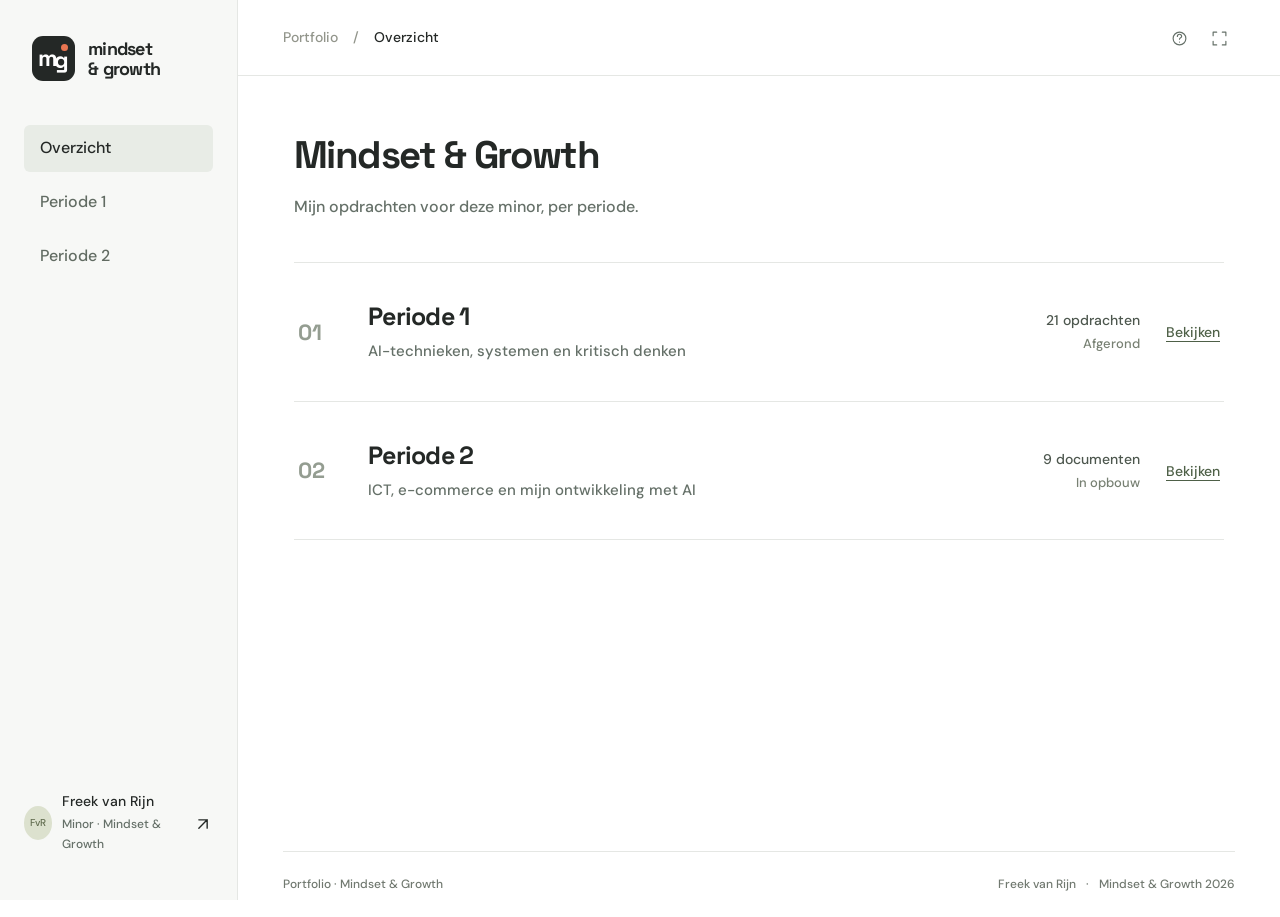
<file: index.html>
<!DOCTYPE html>
<html lang="nl">
<head>
  <meta charset="utf-8">
  <meta name="viewport" content="width=device-width, initial-scale=1">
  <meta name="theme-color" content="#f5f4ef">
  <meta name="description" content="De interactieve Growth Map van Freek van Rijn. Opdrachten en reflecties uit periode 1 en periode 2, met leesbare uitwerkingen en de originele bestanden.">
  <title>Mindset & Growth | Freek van Rijn</title>
  <link rel="icon" href="assets/favicon.svg" type="image/svg+xml">
  <link rel="stylesheet" href="styles.css?v=20261124">
  <link rel="stylesheet" href="portfolio.css?v=efbe0c28ed0f">
  <link rel="preload" href="assets/fonts/space-grotesk-bold.ttf" as="font" type="font/ttf" crossorigin>
  <script defer src="data/portfolio.js?v=20261124"></script>
  <script defer src="data/content.js?v=edfd38316a3f"></script>
  <script defer src="data/periode2.js?v=e2ef9c5062b1"></script>
  <script defer src="app.js?v=d1629b117c45"></script>
</head>
<body>
  <a class="skip-link" href="#main">Naar de inhoud</a>
  <aside class="sidebar" aria-label="Hoofdnavigatie">
    <a class="brand" href="#overzicht" aria-label="Growth Map, naar overzicht"><span class="brand-mark">m<span>g</span><i></i></span><span>mindset<span class="brand-second">& growth</span></span></a>
    <nav class="main-nav" aria-label="Periodes">
      <a href="#overzicht" data-nav="overzicht">Overzicht</a>
      <a href="#periode-1" data-nav="periode-1">Periode 1</a>
      <a href="#periode-2" data-nav="periode-2">Periode 2</a>
    </nav>
    <div class="sidebar-bottom"><div class="ready-indicator"><span></span> Klaar om te ontdekken</div><div class="profile"><span class="avatar">FvR</span><div><strong>Freek van Rijn</strong><span>Minor · Mindset & Growth</span></div><span data-icon="arrow-up-right"></span></div></div>
  </aside>
  <div class="app-shell">
    <header class="topbar"><div class="breadcrumbs"><span>Portfolio</span><span>/</span><strong id="breadcrumb">Overzicht</strong></div><div class="top-actions"><button id="help-button" class="icon-button" aria-label="Hulp en sneltoetsen" title="Hulp en sneltoetsen (?)"><span data-icon="help"></span></button><button id="fullscreen-button" class="icon-button" aria-label="Volledig scherm" title="Volledig scherm (F)"><span data-icon="expand"></span></button><button class="button button-dark button-small" id="start-presentation"><span data-icon="play"></span><span>Presentatie periode 1</span></button></div></header>
    <main id="main" tabindex="-1"></main>
    <footer class="footer"><span>Portfolio · Mindset & Growth</span><span>Freek van Rijn <i>·</i> Mindset & Growth 2026</span></footer>
  </div>
  <dialog id="assignment-dialog" class="detail-dialog" aria-labelledby="detail-title"></dialog>
  <dialog id="help-dialog" class="help-dialog" aria-labelledby="help-title"><button class="icon-button modal-close" data-close-help aria-label="Sluiten"><span data-icon="x"></span></button><span class="eyebrow">EVEN OP WEG</span><h2 id="help-title">Portfolio bekijken</h2><p>Kies eerst periode 1 of periode 2. Open daarna een opdracht.</p><div class="shortcut-list"><div><span>Start of hervat de presentatie</span><kbd>P</kbd></div><div><span>Volledig scherm</span><kbd>F</kbd></div><div><span>Vorige / volgende presentatiestap</span><span><kbd>←</kbd> <kbd>→</kbd></span></div><div><span>Spreeknotities in de presentatie</span><kbd>N</kbd></div><div><span>Sluit een uitwerking of presentatie</span><kbd>Esc</kbd></div></div><p class="help-note">Word-documenten kun je op de site lezen en downloaden. De presentatie hoort bij periode 1. Audio en video starten pas als je op afspelen drukt.</p><button class="button button-orange" data-close-help>Sluiten</button></dialog>
  <section id="presentation" class="presentation" aria-label="Presentatie" aria-hidden="true" hidden></section>
  <div id="toast" class="toast" role="status"></div>
  <noscript><div class="noscript-message"><h1>Mijn Growth Map</h1><p>Schakel JavaScript in om de interactieve presentatie en alle uitwerkingen te bekijken.</p><a href="portfolio/definitief/6.4%20-%20Persoonlijk%20AI-manifest%20en%20reflectie%20-%20Freek%20van%20Rijn.docx">Download mijn AI-manifest</a></div></noscript>
</body>
</html>
</file>
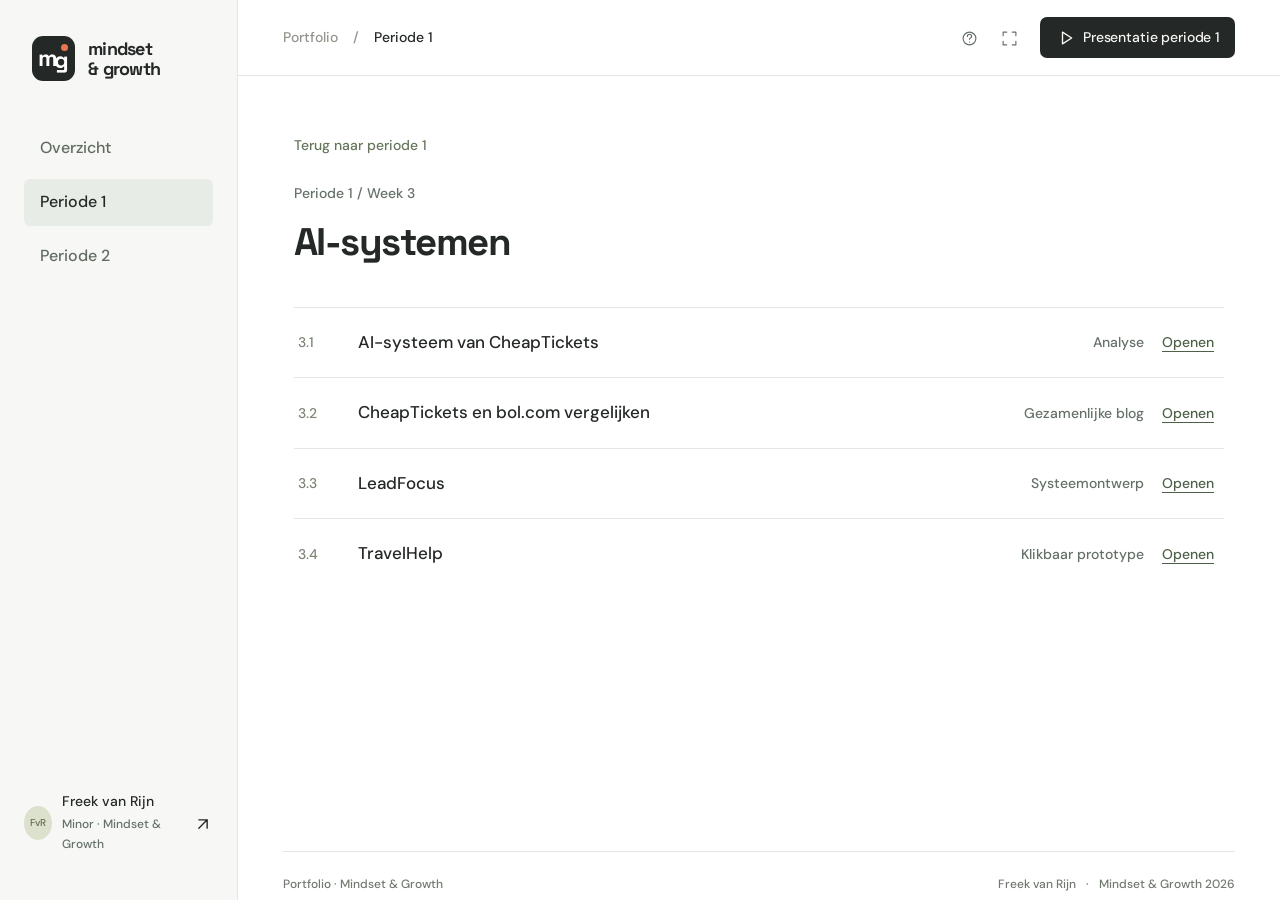
<file: week3.html>
<!doctype html><html lang="nl"><head><meta charset="utf-8"><meta name="viewport" content="width=device-width,initial-scale=1"><meta http-equiv="refresh" content="0;url=index.html#week-3"><title>Week 3 — AI-systemen</title></head><body><a href="index.html#week-3">Open week 3: AI-systemen</a></body></html>
</file>
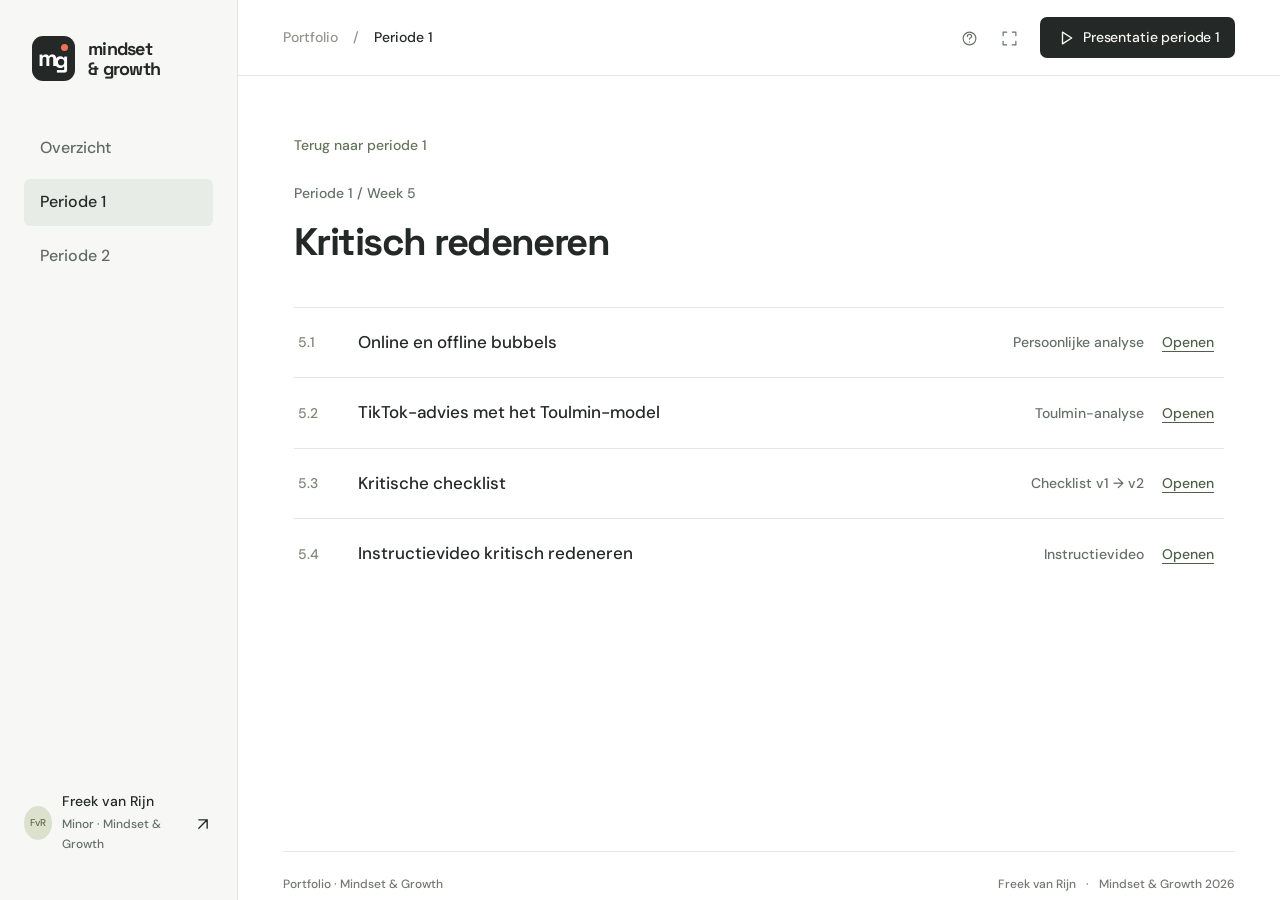
<file: week5.html>
<!doctype html><html lang="nl"><head><meta charset="utf-8"><meta name="viewport" content="width=device-width,initial-scale=1"><meta http-equiv="refresh" content="0;url=index.html#week-5"><title>Week 5 — Kritisch redeneren</title></head><body><a href="index.html#week-5">Open week 5: Kritisch redeneren</a></body></html>
</file>
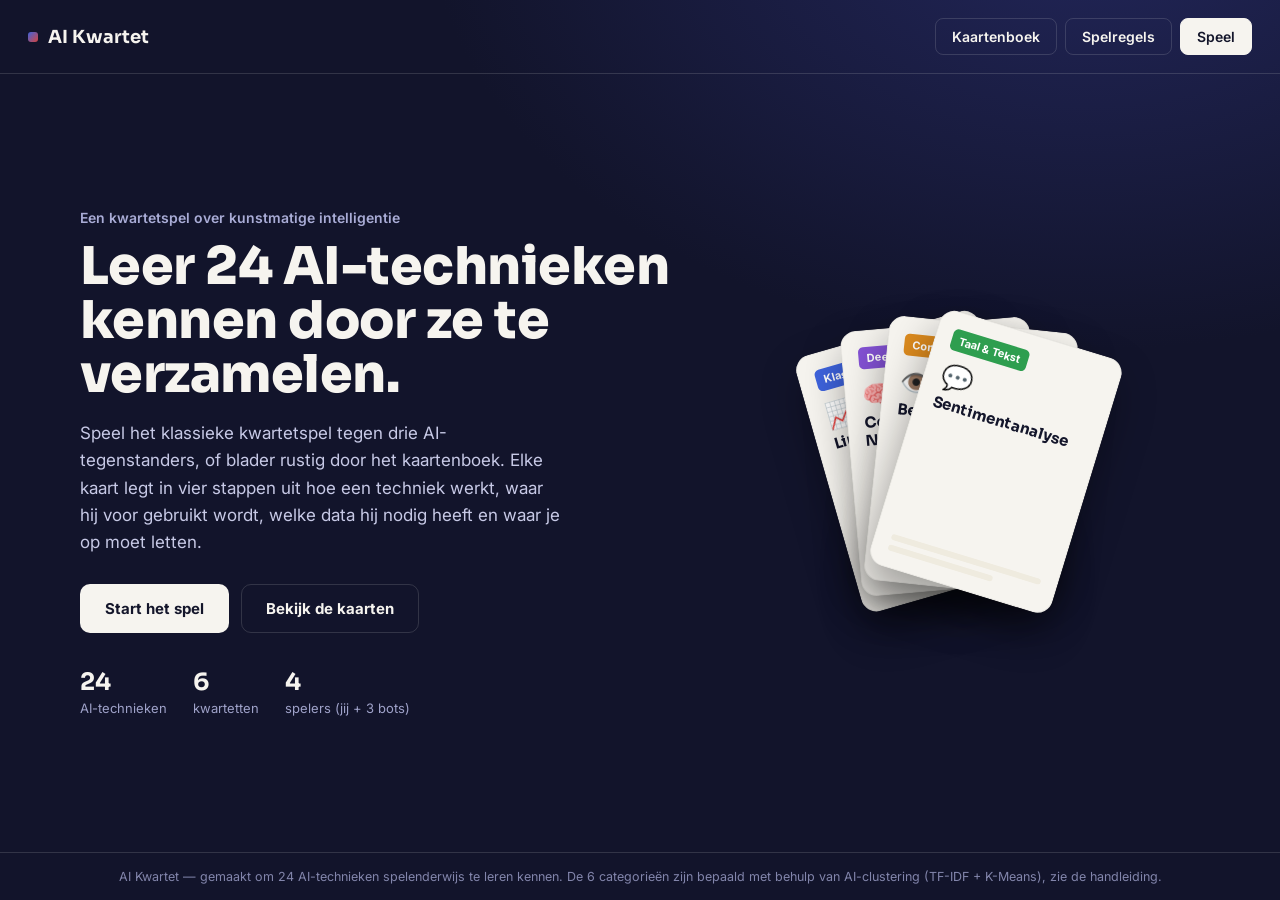
<file: portfolio/definitief/2.2 - AI-kwartet - 24 AI-technieken - Freek van Rijn.html>
<!DOCTYPE html>
<html lang="nl">
<head>
<meta charset="UTF-8">
<meta name="viewport" content="width=device-width, initial-scale=1.0">
<title>AI Kwartet — leer 24 AI-technieken spelenderwijs</title>
<style>
@import url('https://fonts.googleapis.com/css2?family=Sora:wght@600;700;800&family=Inter:wght@400;500;600;700&display=swap');

:root{
  --bg:#12142B;
  --bg-soft:#1B1E3D;
  --bg-soft2:#232752;
  --line: rgba(246,244,239,0.14);
  --surface:#F6F4EF;
  --surface2:#EFEBDF;
  --ink:#14162B;
  --ink-soft:#5A5C78;
  --paper-line:#E1DDCF;
  --cream:#F6F4EF;

  --c-ml:#3E63DD;      --c-ml-soft:#3E63DD22;
  --c-dl:#8452D5;      --c-dl-soft:#8452D522;
  --c-cv:#DD8B1E;      --c-cv-soft:#DD8B1E22;
  --c-nlp:#2E9E4F;     --c-nlp-soft:#2E9E4F22;
  --c-data:#1EA7C4;    --c-data-soft:#1EA7C422;
  --c-rl:#D5443E;      --c-rl-soft:#D5443E22;
}

*{box-sizing:border-box;}
html,body{margin:0;padding:0;}
body{
  background:radial-gradient(1200px 800px at 85% -10%, #22265A 0%, var(--bg) 55%);
  color:var(--cream);
  font-family:'Inter',sans-serif;
  min-height:100vh;
  -webkit-font-smoothing:antialiased;
}
h1,h2,h3,.display{font-family:'Sora',sans-serif; font-weight:800; letter-spacing:-0.01em;}
button{font-family:'Inter',sans-serif; cursor:pointer;}
.hidden{display:none !important;}
#app{min-height:100vh; display:flex; flex-direction:column;}

/* ---------- Topbar ---------- */
.topbar{
  display:flex; align-items:center; justify-content:space-between;
  padding:18px 28px; border-bottom:1px solid var(--line);
  flex-wrap:wrap; gap:12px;
}
.brand{display:flex; align-items:center; gap:10px; font-family:'Sora',sans-serif; font-weight:700; font-size:18px;}
.brand .dot{width:10px;height:10px;border-radius:3px; background:linear-gradient(135deg, var(--c-ml), var(--c-rl)); display:inline-block;}
.nav-links{display:flex; gap:8px;}
.nav-btn{
  background:transparent; border:1px solid var(--line); color:var(--cream);
  padding:9px 16px; border-radius:8px; font-size:14px; font-weight:600;
  transition:background .15s, border-color .15s;
}
.nav-btn:hover{background:var(--bg-soft2); border-color:rgba(246,244,239,0.3);}
.nav-btn.primary{background:var(--cream); color:var(--ink); border-color:var(--cream);}
.nav-btn.primary:hover{background:#fff;}

main{flex:1; display:flex; flex-direction:column;}

/* ---------- HOME ---------- */
.home-wrap{
  flex:1; display:grid; grid-template-columns: 1.1fr 0.9fr; gap:40px;
  align-items:center; padding:50px 60px; max-width:1240px; margin:0 auto; width:100%;
}
.home-copy .eyebrow{color:#A9ACD6; font-size:14px; margin-bottom:14px; font-weight:600;}
.home-copy h1{font-size:52px; line-height:1.04; margin:0 0 18px;}
.home-copy p.lead{color:#C7C9E6; font-size:17px; line-height:1.6; max-width:480px; margin:0 0 28px;}
.home-actions{display:flex; gap:12px; flex-wrap:wrap; margin-bottom:34px;}
.btn-lg{
  padding:14px 24px; border-radius:10px; font-weight:700; font-size:15px; border:1px solid transparent;
}
.btn-lg.solid{background:var(--cream); color:var(--ink);}
.btn-lg.solid:hover{background:#fff;}
.btn-lg.ghost{background:transparent; color:var(--cream); border-color:var(--line);}
.btn-lg.ghost:hover{border-color:rgba(246,244,239,0.35);}
.stat-row{display:flex; gap:26px; flex-wrap:wrap;}
.stat{}
.stat b{display:block; font-family:'Sora',sans-serif; font-size:24px;}
.stat span{color:#9FA2C9; font-size:13px;}

.hero-fan{position:relative; height:360px;}
.hero-card{
  position:absolute; width:190px; height:266px; border-radius:16px; top:40px; left:50%;
  background:var(--surface); box-shadow:0 20px 40px rgba(0,0,0,0.35);
  transform-origin:bottom center; padding:16px; display:flex; flex-direction:column;
  opacity:0; animation:cardIn .55s cubic-bezier(.2,.8,.2,1) forwards;
  border:1px solid rgba(0,0,0,0.06);
}
.hero-card .tag{font-size:11px; font-weight:700; color:#fff; padding:4px 8px; border-radius:5px; width:fit-content;}
.hero-card .icon{font-size:26px; margin:10px 0 4px;}
.hero-card .name{font-family:'Sora',sans-serif; font-weight:700; color:var(--ink); font-size:15px; line-height:1.2;}
.hero-card .fill{flex:1;}
.hero-card .bar{height:6px; border-radius:3px; background:var(--surface2); margin-top:5px;}
@keyframes cardIn{ to{opacity:1;} }
.hc1{transform:translate(-50%,0) rotate(-16deg); animation-delay:.05s;}
.hc2{transform:translate(-50%,0) rotate(-5deg); animation-delay:.15s;}
.hc3{transform:translate(-50%,0) rotate(6deg); animation-delay:.25s;}
.hc4{transform:translate(-50%,0) rotate(17deg); animation-delay:.35s;}

@media (max-width: 880px){
  .home-wrap{grid-template-columns:1fr; padding:30px 22px;}
  .home-copy h1{font-size:38px;}
  .hero-fan{height:260px; margin-top:10px;}
  .hero-card{width:140px; height:196px; top:20px;}
}
/* ---------- BROWSE (Kaartenboek) ---------- */
.browse-wrap{max-width:1100px; margin:0 auto; padding:40px 24px 70px; width:100%;}
.browse-header{margin-bottom:28px;}
.browse-header h2{font-size:30px; margin:0 0 8px;}
.browse-header p{color:#C7C9E6; margin:0; max-width:640px; line-height:1.55;}
.cat-grid{display:grid; grid-template-columns:repeat(3, 1fr); gap:16px; margin-top:26px;}
@media (max-width:760px){ .cat-grid{grid-template-columns:1fr;} }
.cat-tile{
  border-radius:14px; padding:20px; cursor:pointer; border:1px solid var(--line);
  background:var(--bg-soft); transition:transform .15s, border-color .15s;
}
.cat-tile:hover{transform:translateY(-3px); border-color:rgba(246,244,239,0.35);}
.cat-tile .icon{font-size:28px;}
.cat-tile h3{font-size:17px; margin:10px 0 4px; font-family:'Sora',sans-serif;}
.cat-tile p{margin:0; font-size:13px; color:#A9ACD6;}
.cat-tile .count{margin-top:12px; font-size:12px; color:#7F82AE;}

.cat-detail{margin-top:10px;}
.cat-detail-head{display:flex; align-items:center; gap:14px; margin-bottom:20px;}
.back-link{background:transparent; border:none; color:#C7C9E6; font-size:14px; font-weight:600; padding:8px 0; display:flex; align-items:center; gap:6px;}
.card-grid{display:grid; grid-template-columns:repeat(2, 1fr); gap:18px;}
@media (max-width:760px){ .card-grid{grid-template-columns:1fr;} }

.study-card{background:var(--surface); border-radius:16px; overflow:hidden; color:var(--ink); box-shadow:0 14px 30px rgba(0,0,0,0.25);}
.study-card .head{padding:16px 18px; color:#fff;}
.study-card .head .eyebrow{font-size:12px; opacity:.85; font-weight:600;}
.study-card .head h4{margin:4px 0 0; font-size:19px; font-family:'Sora',sans-serif;}
.study-card .body{padding:16px 18px 20px;}
.field{margin-bottom:12px;}
.field:last-child{margin-bottom:0;}
.field .flabel{display:flex; align-items:center; gap:7px; font-size:12px; font-weight:700; color:var(--ink-soft); margin-bottom:3px;}
.field p{margin:0; font-size:14px; line-height:1.5;}

/* ---------- GAME ---------- */
.game-wrap{flex:1; display:grid; grid-template-columns: 230px 1fr; gap:0; align-items:start;}
.side-panel{border-right:1px solid var(--line); padding:22px 18px; display:flex; flex-direction:column; gap:14px;}
.opp-card{border:1px solid var(--line); border-radius:12px; padding:12px; background:var(--bg-soft);}
.opp-card.active{border-color:#fff; box-shadow:0 0 0 2px rgba(255,255,255,0.15) inset;}
.opp-card .name{font-weight:700; font-size:14px; margin-bottom:6px; display:flex; justify-content:space-between;}
.opp-card .name .n{color:#9FA2C9; font-weight:500; font-size:12px;}
.opp-hand{display:flex; gap:3px; flex-wrap:wrap;}
.mini-back{width:16px; height:22px; border-radius:3px; background:linear-gradient(135deg,#3E63DD,#8452D5);}
.opp-sets{display:flex; gap:4px; flex-wrap:wrap; margin-top:8px;}
.set-chip{width:16px; height:16px; border-radius:4px;}

.table-area{padding:20px 26px 30px; display:flex; flex-direction:column; gap:16px; min-width:0;}
.table-top{display:flex; justify-content:space-between; align-items:center;}
.table-top h2{font-size:20px; margin:0;}
.game-log{
  background:var(--bg-soft); border:1px solid var(--line); border-radius:12px; padding:12px 16px;
  height:110px; overflow-y:auto; font-size:13px; color:#C7C9E6; line-height:1.7;
}
.game-log .entry b{color:#fff;}
.action-zone{
  background:var(--bg-soft2); border:1px solid var(--line); border-radius:14px; padding:18px 20px; min-height:120px;
}
.action-zone h3{margin:0 0 12px; font-size:15px; font-family:'Sora',sans-serif;}
.choice-row{display:flex; gap:10px; flex-wrap:wrap;}
.choice-btn{
  background:var(--bg-soft); border:1px solid var(--line); color:var(--cream);
  padding:10px 14px; border-radius:9px; font-size:13.5px; font-weight:600; text-align:left;
  transition:border-color .15s, background .15s;
}
.choice-btn:hover{border-color:rgba(246,244,239,0.4); background:#2A2E5E;}
.choice-btn .sub{display:block; font-weight:400; font-size:11.5px; color:#9FA2C9; margin-top:2px;}

.hand-area{margin-top:6px;}
.hand-label{font-size:13px; color:#9FA2C9; margin-bottom:8px; font-weight:600;}
.hand-row{display:flex; gap:10px; flex-wrap:wrap;}
.pcard{
  width:118px; border-radius:11px; padding:10px; background:var(--surface); color:var(--ink);
  cursor:pointer; border:2px solid transparent; transition:transform .12s, border-color .12s;
}
.pcard:hover{transform:translateY(-4px);}
.pcard.selected{border-color:#fff;}
.pcard .tag{font-size:9.5px; font-weight:700; color:#fff; padding:3px 6px; border-radius:5px; width:fit-content;}
.pcard .icon{font-size:18px; margin:6px 0 3px;}
.pcard .name{font-family:'Sora',sans-serif; font-weight:700; font-size:12px; line-height:1.25;}

/* ---------- MODAL ---------- */
.modal-backdrop{
  position:fixed; inset:0; background:rgba(9,10,24,0.72); display:flex; align-items:center; justify-content:center;
  padding:20px; z-index:50;
}
.modal{background:var(--bg-soft); border:1px solid var(--line); border-radius:18px; max-width:640px; width:100%; padding:28px; max-height:86vh; overflow-y:auto;}
.modal h2{margin:0 0 6px; font-size:22px;}
.modal p.lead{color:#C7C9E6; margin:0 0 20px; font-size:14px;}
.modal-close-row{display:flex; justify-content:flex-end; margin-top:22px;}

.quartet-banner{
  display:flex; align-items:center; gap:12px; padding:14px 18px; border-radius:12px; margin-bottom:18px; color:#fff;
}
.quartet-banner .icon{font-size:26px;}
.quartet-banner h3{margin:0; font-size:16px; font-family:'Sora',sans-serif;}
.quartet-banner p{margin:2px 0 0; font-size:12.5px; opacity:.9;}

.rules-list{padding-left:20px; margin:0; color:#DFE1F5; font-size:14.5px; line-height:1.85;}
.rules-list li{margin-bottom:6px;}

.footer-note{padding:16px 26px; border-top:1px solid var(--line); font-size:12.5px; color:#8285AB; text-align:center;}

/* ---------- MOBILE OVERRIDES (kept last on purpose so they win the cascade) ---------- */
@media (max-width: 640px){
  .topbar{padding:14px 16px;}
  .nav-links{gap:6px; width:100%;}
  .nav-btn{padding:8px 12px; font-size:13px; flex:1; text-align:center;}
  .brand{font-size:16px;}
  .game-wrap{grid-template-columns:1fr;}
  .side-panel{border-right:none; border-bottom:1px solid var(--line); flex-direction:row; flex-wrap:wrap; padding:14px 14px;}
  .side-panel .opp-card{flex:1; min-width:130px;}
  .table-area{padding:16px 16px 24px;}
  .pcard{width:104px;}
  .hand-row{gap:8px;}
  .choice-row{flex-direction:column;}
  .choice-btn{width:100%;}
  .card-grid{grid-template-columns:1fr;}
  .cat-grid{grid-template-columns:1fr;}
}
</style>
</head>
<body>
<div id="app"></div>

<script>
/* =========================================================================
   DATA — 6 kwartetten (categorieën) x 4 kaarten = 24 AI-technieken.
   De indeling in 6 categorieën is tot stand gekomen met behulp van
   TF-IDF + K-Means clustering (zie de handleiding voor de volledige
   verantwoording van deze AI-toepassing).
   ========================================================================= */
const CATEGORIES = [
  {
    id:"ml", naam:"Klassieke Machine Learning", kort:"Klassieke ML", sub:"Voorspellen & classificeren",
    kleur:"#3E63DD", icon:"📈",
    cards:[
      {naam:"Lineaire regressie",
       uitleg:"Een algoritme dat het verband tussen invoervariabelen en een getal zoekt door er de best passende rechte lijn doorheen te trekken.",
       toepassing:"Een makelaar voorspelt de verkoopprijs van een huis op basis van oppervlakte, locatie en bouwjaar.",
       data:"Numerieke, gelabelde historische data met een bekende uitkomst (bijv. eerder verkochte huizen met prijs).",
       aandachtspunt:"Werkt alleen goed bij (ongeveer) lineaire verbanden; uitschieters kunnen de lijn flink laten kantelen."},
      {naam:"Logistische regressie",
       uitleg:"Berekent de kans dat iets tot één van twee categorieën behoort, bijvoorbeeld 'wel/niet'. De uitkomst is een percentage.",
       toepassing:"Een bank voorspelt of een klant een lening wel of niet op tijd terugbetaalt.",
       data:"Gelabelde historische data met twee mogelijke uitkomsten per rij.",
       aandachtspunt:"Kan bestaande vooroordelen uit historische data overnemen, bijvoorbeeld bij eerdere afwijzingen."},
      {naam:"Beslisboom",
       uitleg:"Splitst de data stap voor stap op basis van de meest onderscheidende vraag, tot elke tak op een voorspelling uitkomt.",
       toepassing:"Een verzekeraar bepaalt het premierisico op basis van leeftijd, rijervaring en type auto.",
       data:"Gestructureerde tabeldata met kenmerken en een bekende uitkomst per rij.",
       aandachtspunt:"Eén beslisboom kan snel 'overfitten': te precies de trainingsdata uit het hoofd leren."},
      {naam:"Random Forest",
       uitleg:"Laat honderden beslisbomen onafhankelijk een voorspelling doen en neemt daarna het gemiddelde of de meeste stemmen.",
       toepassing:"Een ziekenhuis schat het risico op complicaties in op basis van meetwaarden van een patiënt.",
       data:"Gestructureerde tabeldata, net als bij een beslisboom, bij voorkeur in grotere hoeveelheid.",
       aandachtspunt:"Preciezer dan één boom, maar lastiger uit te leggen waaróm het model een keuze maakt."},
    ]
  },
  {
    id:"dl", naam:"Deep Learning", kort:"Deep Learning", sub:"Neurale netwerk-architecturen",
    kleur:"#8452D5", icon:"🧠",
    cards:[
      {naam:"Convolutional Neural Network",
       uitleg:"Een neuraal netwerk dat met kleine filters over een afbeelding schuift om patronen als randen en vormen te herkennen.",
       toepassing:"Een zelfrijdende auto herkent verkeersborden en voetgangers via camerabeelden.",
       data:"Grote hoeveelheden afbeeldingen, het liefst duizenden per categorie.",
       aandachtspunt:"Vraagt veel rekenkracht en data; presteert slecht op beelden die sterk afwijken van de training."},
      {naam:"Recurrent Neural Network",
       uitleg:"Een neuraal netwerk met een soort geheugen: de vorige stap wordt meegenomen bij de volgende, geschikt voor reeksen.",
       toepassing:"Het voorspellen van het volgende woord tijdens het typen op je smartphone.",
       data:"Data met een duidelijke volgorde in de tijd, zoals tekst, spraak of sensormetingen.",
       aandachtspunt:"Heeft moeite met verbanden ver terug in een lange reeks; vaak vervangen door de transformer."},
      {naam:"Transformer",
       uitleg:"Berekent met een aandachtsmechanisme voor elk woord hoe belangrijk alle andere woorden in de zin zijn, allemaal tegelijk.",
       toepassing:"De basisarchitectuur achter moderne chatbots en taalmodellen.",
       data:"Zeer grote hoeveelheden tekst (of andere reeksdata) om aandachtspatronen te leren.",
       aandachtspunt:"Training kost enorm veel rekenkracht; het model herkent statistische patronen, geen betekenis."},
      {naam:"Generative Adversarial Network",
       uitleg:"Twee neurale netwerken werken tegen elkaar: één maakt nepafbeeldingen, de ander raadt of iets echt of nep is.",
       toepassing:"Het genereren van realistische productfoto's of gezichten van mensen die niet bestaan.",
       data:"Een grote verzameling voorbeeldafbeeldingen uit het domein dat nagemaakt moet worden.",
       aandachtspunt:"Kan overtuigend nepmateriaal (deepfakes) opleveren; roept vragen op over misbruik."},
    ]
  },
  {
    id:"cv", naam:"Computer Vision", kort:"Computer Vision", sub:"Kijken naar beeld",
    kleur:"#DD8B1E", icon:"👁️",
    cards:[
      {naam:"Beeldclassificatie",
       uitleg:"Kent aan een hele afbeelding één label toe, bijvoorbeeld 'kat' of 'hond', op basis van geleerde patronen.",
       toepassing:"Een app sorteert vakantiefoto's automatisch op onderwerp, zoals strand of eten.",
       data:"Veel afbeeldingen die al voorzien zijn van het juiste label per categorie.",
       aandachtspunt:"Een ondervertegenwoordigde categorie in de trainingsdata wordt slechter herkend."},
      {naam:"Objectdetectie",
       uitleg:"Zoekt meerdere objecten in een afbeelding en tekent er een kader (bounding box) met label omheen.",
       toepassing:"Een supermarktkassa herkent automatisch welke producten in de scanner liggen.",
       data:"Afbeeldingen waarin objecten zijn omkaderd én gelabeld.",
       aandachtspunt:"Overlappende of kleine objecten worden makkelijk gemist of verward."},
      {naam:"Gezichtsherkenning",
       uitleg:"Zet unieke kenmerken van een gezicht om in een digitale 'vingerafdruk' om personen te herkennen of vergelijken.",
       toepassing:"Een smartphone ontgrendelt alleen als hij het gezicht van de eigenaar herkent.",
       data:"Veel gezichtsafbeeldingen per persoon, bij voorkeur met verschillende hoeken en belichting.",
       aandachtspunt:"Grote impact op privacy; nauwkeurigheid verschilt aantoonbaar als trainingsdata niet divers is."},
      {naam:"Beeldsegmentatie",
       uitleg:"Kent aan élke pixel van een afbeelding een klasse toe, zodat de precieze vorm van een object zichtbaar wordt.",
       toepassing:"Een MRI-scanner markeert exact de contouren van een tumor voor een arts.",
       data:"Afbeeldingen waarbij elke pixel al met de hand is gelabeld — zeer tijdrovend om te maken.",
       aandachtspunt:"Het aanleveren van pixel-nauwkeurige trainingsdata is arbeidsintensief en foutgevoelig."},
    ]
  },
  {
    id:"nlp", naam:"Taal & Tekst", kort:"Taal & Tekst", sub:"Natural Language Processing",
    kleur:"#2E9E4F", icon:"💬",
    cards:[
      {naam:"Sentimentanalyse",
       uitleg:"Analyseert woordkeuze en zinsbouw om te bepalen of de toon van een tekst positief, negatief of neutraal is.",
       toepassing:"Een bedrijf monitort of klantreviews over een nieuw product overwegend positief zijn.",
       data:"Teksten die gelabeld zijn met het bijbehorende sentiment, zoals reviews met sterrenwaardering.",
       aandachtspunt:"Sarcasme, ironie en dubbele ontkenningen worden vaak verkeerd geïnterpreteerd."},
      {naam:"Named Entity Recognition",
       uitleg:"Herkent en labelt specifieke begrippen in tekst, zoals namen van personen, bedrijven of plaatsen.",
       toepassing:"Een nieuwsredactie haalt automatisch alle genoemde personen en organisaties uit artikelen.",
       data:"Teksten waarin de entiteiten al met de hand zijn aangestreept en gelabeld.",
       aandachtspunt:"Namen die op meerdere manieren geschreven of dubbelzinnig zijn, leveren makkelijk fouten op."},
      {naam:"Large Language Model",
       uitleg:"Een zeer groot taalmodel dat voorspelt welk woord logisch volgt en zo samenhangende tekst genereert.",
       toepassing:"Een chatbot die vragen van studenten beantwoordt of een lang rapport samenvat.",
       data:"Enorme hoeveelheden tekst uit boeken, websites en artikelen.",
       aandachtspunt:"Kan zelfverzekerd klinkende, onjuiste informatie geven ('hallucineren'); altijd controleren."},
      {naam:"Machinevertaling",
       uitleg:"Vertaalt automatisch een zin van de ene naar de andere taal met behulp van een taalmodel.",
       toepassing:"Direct een buitenlandse website of e-mail in het Nederlands kunnen lezen.",
       data:"Grote hoeveelheden gekoppelde tekst in twee talen die exact hetzelfde betekenen.",
       aandachtspunt:"Nuances, humor en vakjargon gaan er nog regelmatig bij verloren of fout vertaald."},
    ]
  },
  {
    id:"data", naam:"Onbegeleid Leren & Data", kort:"Onbegeleid & Data", sub:"Patronen zonder labels",
    kleur:"#1EA7C4", icon:"🔍",
    cards:[
      {naam:"K-means clustering",
       uitleg:"Verdeelt data automatisch in een vooraf gekozen aantal groepen, zodat punten binnen een groep zoveel mogelijk op elkaar lijken.",
       toepassing:"Een winkelketen groepeert klanten in segmenten met vergelijkbaar koopgedrag voor gerichte marketing.",
       data:"Numerieke data zonder vooraf bekende labels of categorieën.",
       aandachtspunt:"Je bepaalt vooraf zelf het aantal groepen; een verkeerd aantal geeft een misleidende indeling."},
      {naam:"Anomaliedetectie",
       uitleg:"Leert wat 'normaal' gedrag in data is en signaleert automatisch de gevallen die daar duidelijk van afwijken.",
       toepassing:"Een bank signaleert een verdachte, afwijkende creditcardtransactie binnen enkele seconden.",
       data:"Veel voorbeelden van normale situaties; afwijkende voorbeelden zijn per definitie schaars.",
       aandachtspunt:"Te gevoelig ingesteld geeft veel valse meldingen, te ongevoelig mist juist echte afwijkingen."},
      {naam:"Dimensiereductie (PCA)",
       uitleg:"Perst een dataset met veel kenmerken samen tot een paar nieuwe kenmerken, met zo min mogelijk verlies aan informatie.",
       toepassing:"Honderden meetwaarden van een machine samenvatten tot een paar signalen voor een monteur.",
       data:"Numerieke data met veel kenmerken (kolommen) per rij.",
       aandachtspunt:"De nieuwe, samengevatte kenmerken zijn vaak lastig te interpreteren; er gaat altijd wat detail verloren."},
      {naam:"Associatieregels",
       uitleg:"Zoekt in grote hoeveelheden transacties naar patronen als 'wie A koopt, koopt vaak ook B', zonder labels vooraf.",
       toepassing:"Een webshop laat zien: 'klanten die dit kochten, kochten ook...' op basis van eerdere bestellingen.",
       data:"Transactiedata: een lijst van welke items samen in één aankoop of sessie voorkwamen.",
       aandachtspunt:"Een gevonden verband is een correlatie, geen bewijs van oorzaak-en-gevolg."},
    ]
  },
  {
    id:"rl", naam:"Reinforcement Learning & Slimme Regels", kort:"RL & Regels", sub:"Leren door te doen, of vaste logica",
    kleur:"#D5443E", icon:"🎯",
    cards:[
      {naam:"Q-learning",
       uitleg:"Een 'agent' probeert acties uit en onthoudt via beloning en straf welke actie in welke situatie het meeste oplevert.",
       toepassing:"Een computer leert zelf een bordspel spelen, puur door te oefenen tegen zichzelf.",
       data:"Geen vaste dataset vooraf, wel een omgeving waarin de agent kan proberen en feedback krijgt.",
       aandachtspunt:"Kost vaak veel oefenrondes; de agent kan een trucje leren dat wél beloning geeft maar niet bedoeld was."},
      {naam:"Genetisch algoritme",
       uitleg:"Laat een groep mogelijke oplossingen 'evolueren': de beste worden gecombineerd en licht gemuteerd, net als bij natuurlijke selectie.",
       toepassing:"Het optimaliseren van een dienstrooster of route zodat deze zo efficiënt mogelijk is.",
       data:"Geen trainingsdata nodig, wel een duidelijke rekenregel om te bepalen hoe 'goed' een oplossing is.",
       aandachtspunt:"Kan blijven hangen in een oplossing die goed genoeg lijkt, terwijl er een betere bestaat."},
      {naam:"Fuzzy logic",
       uitleg:"Werkt met vage tussenwaarden zoals 'een beetje warm' in plaats van alleen waar/onwaar, en combineert die met vaste regels.",
       toepassing:"De klimaatregeling in een trein stelt de temperatuur soepel bij in plaats van hard aan/uit.",
       data:"Geen trainingsdata; wel door mensen opgestelde regels en grenswaarden.",
       aandachtspunt:"De regels moeten door een expert bedacht worden en kunnen bij nieuwe situaties tekortschieten."},
      {naam:"Expertsysteem",
       uitleg:"Legt de kennis en als-dan-regels van een menselijke expert vast in software die automatisch adviezen geeft.",
       toepassing:"Een systeem stelt op basis van symptomen een voorlopige diagnose voor aan een arts.",
       data:"Geen trainingsdata; wel handmatig vastgelegde regels en kennis van vakexperts.",
       aandachtspunt:"Het systeem is alleen zo goed als de regels erin; past zich niet automatisch aan nieuwe situaties aan."},
    ]
  },
];

/* Bouw platte deck van 24 kaarten */
let DECK = [];
CATEGORIES.forEach(cat=>{
  cat.cards.forEach((c,i)=>{
    DECK.push({...c, catId:cat.id, catNaam:cat.naam, catKort:cat.kort, kleur:cat.kleur, icon:cat.icon, uid:cat.id+"-"+i});
  });
});

/* =========================================================================
   APP STATE & ROUTING
   ========================================================================= */
const app = document.getElementById('app');
let route = 'home';
let browseOpenCat = null;

function go(r){ route = r; render(); window.scrollTo(0,0); }

/* =========================================================================
   GAME STATE
   ========================================================================= */
const PLAYER_NAMES = ["Jij","Bot Nova","Bot Sigma","Bot Iris"];
let G = null; // game state object

function newGame(){
  const deck = shuffle(DECK.map(c=>c));
  const hands = [[],[],[],[]];
  deck.forEach((c,i)=> hands[i%4].push(c));
  G = {
    hands,
    collected:[[],[],[],[]], // array of catIds per player
    turn:0,
    log:[],
    selectedCardUid:null,
    pendingAskTarget:null,
    over:false,
    modalQuartet:null, // {catId, byPlayer}
    busy:false,
  };
  logMsg(`Nieuw spel gestart. Iedereen krijgt 6 kaarten.`);
}

function shuffle(arr){
  for(let i=arr.length-1;i>0;i--){
    const j = Math.floor(Math.random()*(i+1));
    [arr[i],arr[j]]=[arr[j],arr[i]];
  }
  return arr;
}

function logMsg(html){
  G.log.push(html);
  if(G.log.length>60) G.log.shift();
}

function catInfo(id){ return CATEGORIES.find(c=>c.id===id); }

function missingInCategory(playerIdx, catId){
  const have = G.hands[playerIdx].filter(c=>c.catId===catId).map(c=>c.naam);
  const cat = catInfo(catId);
  return cat.cards.filter(c=> !have.includes(c.naam));
}

function categoriesPlayerCanAsk(playerIdx){
  const owned = new Set(G.hands[playerIdx].map(c=>c.catId));
  return [...owned].filter(catId => missingInCategory(playerIdx, catId).length>0);
}

function checkQuartetComplete(playerIdx, catId){
  const have = G.hands[playerIdx].filter(c=>c.catId===catId);
  if(have.length===4){
    G.hands[playerIdx] = G.hands[playerIdx].filter(c=>c.catId!==catId);
    G.collected[playerIdx].push(catId);
    logMsg(`🎉 <b>${PLAYER_NAMES[playerIdx]}</b> verzamelt het volledige kwartet <b>${catInfo(catId).naam}</b>!`);
    if(playerIdx===0){
      G.modalQuartet = {catId, byPlayer:playerIdx};
    }
    return true;
  }
  return false;
}

function totalCollected(){ return G.collected.reduce((s,a)=>s+a.length,0); }

function nextAlivePlayer(from){
  for(let step=1; step<=4; step++){
    const idx=(from+step)%4;
    if(G.hands[idx].length>0) return idx;
  }
  return -1;
}

function endGameIfNeeded(){
  if(totalCollected()>=6){ G.over=true; return true; }
  // stalemate: active player has cards but no one else does and they can't self-complete
  const activeHasCards = G.hands[G.turn].length>0;
  const anyoneElseHasCards = G.hands.some((h,i)=> i!==G.turn && h.length>0);
  if(activeHasCards && !anyoneElseHasCards){
    // give remaining incomplete groups nowhere to go -> end game
    G.over = true;
    logMsg(`Niemand anders heeft nog kaarten om te vragen — het spel eindigt hier.`);
    return true;
  }
  return false;
}

/* ---- Menselijke speler acties ---- */
function playerSelectCard(uid){
  G.selectedCardUid = (G.selectedCardUid===uid)? null : uid;
  G.pendingAskTarget = null;
  render();
}

function playerChooseCardToAsk(cardName){
  G.pendingCardName = cardName;
  render();
}

function playerAsk(targetIdx, catId, cardName){
  const target = G.hands[targetIdx];
  const idxInTarget = target.findIndex(c=> c.catId===catId && c.naam===cardName);
  logMsg(`Jij vraagt <b>${PLAYER_NAMES[targetIdx]}</b> om de kaart <b>${cardName}</b>.`);
  G.selectedCardUid=null; G.pendingCardName=null;
  render();
  G.busy=true;
  setTimeout(()=>{
    if(idxInTarget>-1){
      const [card] = target.splice(idxInTarget,1);
      G.hands[0].push(card);
      logMsg(`✅ Kloppend! <b>${PLAYER_NAMES[targetIdx]}</b> geeft de kaart aan jou. Je mag opnieuw vragen.`);
      checkQuartetComplete(0, catId);
      G.busy=false;
      if(!endGameIfNeeded()) render(); else render();
    } else {
      logMsg(`❌ Helaas, <b>${PLAYER_NAMES[targetIdx]}</b> heeft die kaart niet. De beurt gaat naar ${PLAYER_NAMES[targetIdx]}.`);
      G.turn = targetIdx;
      G.busy=false;
      if(!endGameIfNeeded()){ render(); maybeRunBotTurn(); } else render();
    }
  }, 700);
}

/* ---- Bot logica (eenvoudige regelgebaseerde agent) ---- */
function botTakeTurn(botIdx){
  if(G.over) return;
  if(G.hands[botIdx].length===0){
    G.turn = nextAlivePlayer(botIdx);
    render();
    if(G.turn!==0) maybeRunBotTurn();
    return;
  }
  const askable = categoriesPlayerCanAsk(botIdx);
  if(askable.length===0){
    // geen enkele categorie om over te vragen (zou zelden voorkomen) -> beurt door
    G.turn = nextAlivePlayer(botIdx);
    render();
    if(G.turn!==0) maybeRunBotTurn();
    return;
  }
  const catId = askable[Math.floor(Math.random()*askable.length)];
  const missing = missingInCategory(botIdx, catId);
  const cardName = missing[Math.floor(Math.random()*missing.length)].naam;

  const otherPlayers = [0,1,2,3].filter(i=> i!==botIdx && G.hands[i].length>0);
  if(otherPlayers.length===0){ G.over=true; render(); return; }
  const targetIdx = otherPlayers[Math.floor(Math.random()*otherPlayers.length)];

  logMsg(`<b>${PLAYER_NAMES[botIdx]}</b> vraagt <b>${PLAYER_NAMES[targetIdx]}</b> om de kaart <b>${cardName}</b>.`);
  render();

  setTimeout(()=>{
    const target = G.hands[targetIdx];
    const idxInTarget = target.findIndex(c=> c.catId===catId && c.naam===cardName);
    if(idxInTarget>-1){
      const [card] = target.splice(idxInTarget,1);
      G.hands[botIdx].push(card);
      logMsg(`✅ Kloppend! <b>${PLAYER_NAMES[botIdx]}</b> krijgt de kaart en mag opnieuw vragen.`);
      checkQuartetComplete(botIdx, catId);
      if(!endGameIfNeeded()){ render(); maybeRunBotTurn(); } else render();
    } else {
      logMsg(`❌ <b>${PLAYER_NAMES[targetIdx]}</b> heeft hem niet. De beurt gaat naar ${PLAYER_NAMES[targetIdx]}.`);
      G.turn = targetIdx;
      if(!endGameIfNeeded()){ render(); maybeRunBotTurn(); } else render();
    }
  }, 900);
}

function maybeRunBotTurn(){
  if(G.over) return;
  if(G.turn===0) return;
  if(G.hands[G.turn].length===0){
    G.turn = nextAlivePlayer(G.turn);
    render();
    if(G.turn!==0 && !G.over) setTimeout(()=>maybeRunBotTurn(), 500);
    return;
  }
  setTimeout(()=> botTakeTurn(G.turn), 650);
}

/* =========================================================================
   RENDERING
   ========================================================================= */
function render(){
  app.innerHTML = '';
  app.appendChild(Topbar());
  const main = document.createElement('main');
  if(route==='home') main.appendChild(Home());
  else if(route==='browse') main.appendChild(Browse());
  else if(route==='game') main.appendChild(GameScreen());
  app.appendChild(main);
  const foot = document.createElement('div');
  foot.className='footer-note';
  foot.innerHTML = 'AI Kwartet — gemaakt om 24 AI-technieken spelenderwijs te leren kennen. De 6 categorieën zijn bepaald met behulp van AI-clustering (TF-IDF + K-Means), zie de handleiding.';
  app.appendChild(foot);

  if(route==='game' && G && G.modalQuartet){ app.appendChild(QuartetModal()); }
  if(route==='rulesModal'){ /* not used, rules shown inline */ }
}

function Topbar(){
  const bar = document.createElement('div');
  bar.className='topbar';
  bar.innerHTML = `
    <div class="brand"><span class="dot"></span> AI Kwartet</div>
    <div class="nav-links">
      <button class="nav-btn" id="nav-browse">Kaartenboek</button>
      <button class="nav-btn" id="nav-rules">Spelregels</button>
      <button class="nav-btn primary" id="nav-play">Speel</button>
    </div>`;
  bar.querySelector('#nav-browse').onclick=()=>{ browseOpenCat=null; go('browse'); };
  bar.querySelector('#nav-play').onclick=()=>{ if(!G) newGame(); go('game'); if(G.turn!==0) maybeRunBotTurn(); };
  bar.querySelector('#nav-rules').onclick=()=> showRules();
  return bar;
}

function Home(){
  const wrap = document.createElement('div');
  wrap.className='home-wrap';
  wrap.innerHTML = `
    <div class="home-copy">
      <div class="eyebrow">Een kwartetspel over kunstmatige intelligentie</div>
      <h1>Leer 24 AI-technieken kennen door ze te verzamelen.</h1>
      <p class="lead">Speel het klassieke kwartetspel tegen drie AI-tegenstanders, of blader rustig door het kaartenboek. Elke kaart legt in vier stappen uit hoe een techniek werkt, waar hij voor gebruikt wordt, welke data hij nodig heeft en waar je op moet letten.</p>
      <div class="home-actions">
        <button class="btn-lg solid" id="start-game">Start het spel</button>
        <button class="btn-lg ghost" id="start-browse">Bekijk de kaarten</button>
      </div>
      <div class="stat-row">
        <div class="stat"><b>24</b><span>AI-technieken</span></div>
        <div class="stat"><b>6</b><span>kwartetten</span></div>
        <div class="stat"><b>4</b><span>spelers (jij + 3 bots)</span></div>
      </div>
    </div>
    <div class="hero-fan" id="hero-fan"></div>
  `;
  wrap.querySelector('#start-game').onclick=()=>{ newGame(); go('game'); if(G.turn!==0) maybeRunBotTurn(); };
  wrap.querySelector('#start-browse').onclick=()=>{ browseOpenCat=null; go('browse'); };

  const fan = wrap.querySelector('#hero-fan');
  const sample = CATEGORIES.slice(0,4);
  sample.forEach((cat,i)=>{
    const el = document.createElement('div');
    el.className = 'hero-card hc'+(i+1);
    el.innerHTML = `
      <span class="tag" style="background:${cat.kleur}">${cat.kort}</span>
      <div class="icon">${cat.icon}</div>
      <div class="name">${cat.cards[0].naam}</div>
      <div class="fill"></div>
      <div class="bar"></div><div class="bar" style="width:70%"></div>`;
    fan.appendChild(el);
  });
  return wrap;
}

function Browse(){
  const wrap = document.createElement('div');
  wrap.className='browse-wrap';
  if(browseOpenCat===null){
    wrap.innerHTML = `
      <div class="browse-header">
        <h2>Kaartenboek</h2>
        <p>Alle 6 categorieën met elk 4 AI-technieken. Klik op een categorie om alle kaarten te lezen — handig om je voor te bereiden op het spel of om na te studeren.</p>
      </div>
      <div class="cat-grid" id="cat-grid"></div>`;
    const grid = wrap.querySelector('#cat-grid');
    CATEGORIES.forEach(cat=>{
      const tile = document.createElement('div');
      tile.className='cat-tile';
      tile.style.borderLeft = `4px solid ${cat.kleur}`;
      tile.innerHTML = `
        <div class="icon">${cat.icon}</div>
        <h3>${cat.naam}</h3>
        <p>${cat.sub}</p>
        <div class="count">${cat.cards.map(c=>c.naam).join(' · ')}</div>`;
      tile.onclick=()=>{ browseOpenCat=cat.id; go('browse'); };
      grid.appendChild(tile);
    });
  } else {
    const cat = catInfo(browseOpenCat);
    wrap.innerHTML = `
      <button class="back-link" id="back-btn">← Terug naar alle categorieën</button>
      <div class="cat-detail">
        <div class="cat-detail-head">
          <div class="icon" style="font-size:30px;">${cat.icon}</div>
          <div><h2 style="margin:0;">${cat.naam}</h2><p style="margin:2px 0 0;color:#A9ACD6;">${cat.sub}</p></div>
        </div>
        <div class="card-grid" id="cg"></div>
      </div>`;
    wrap.querySelector('#back-btn').onclick=()=>{ browseOpenCat=null; go('browse'); };
    const cg = wrap.querySelector('#cg');
    cat.cards.forEach(c=> cg.appendChild(StudyCard(c, cat)));
  }
  return wrap;
}

function StudyCard(c, cat){
  const el = document.createElement('div');
  el.className='study-card';
  el.innerHTML = `
    <div class="head" style="background:${cat.kleur}">
      <div class="eyebrow">${cat.icon} ${cat.naam}</div>
      <h4>${c.naam}</h4>
    </div>
    <div class="body">
      <div class="field"><div class="flabel">💡 Uitleg</div><p>${c.uitleg}</p></div>
      <div class="field"><div class="flabel">🎯 Toepassing</div><p>${c.toepassing}</p></div>
      <div class="field"><div class="flabel">📊 Benodigde data</div><p>${c.data}</p></div>
      <div class="field"><div class="flabel">⚠️ Aandachtspunt</div><p>${c.aandachtspunt}</p></div>
    </div>`;
  return el;
}

function GameScreen(){
  const wrap = document.createElement('div');
  wrap.className='game-wrap';

  const side = document.createElement('div');
  side.className='side-panel';
  [1,2,3].forEach(i=>{
    const o = document.createElement('div');
    o.className='opp-card'+(G.turn===i?' active':'');
    o.innerHTML = `
      <div class="name"><span>${PLAYER_NAMES[i]}</span><span class="n">${G.hands[i].length} kaarten</span></div>
      <div class="opp-hand">${G.hands[i].map(()=>'<div class="mini-back"></div>').join('')}</div>
      <div class="opp-sets">${G.collected[i].map(cid=>`<div class="set-chip" style="background:${catInfo(cid).kleur}" title="${catInfo(cid).naam}"></div>`).join('')}</div>`;
    side.appendChild(o);
  });
  const you = document.createElement('div');
  you.className='opp-card'+(G.turn===0?' active':'');
  you.innerHTML = `
    <div class="name"><span>Jij</span><span class="n">${G.hands[0].length} kaarten</span></div>
    <div class="opp-sets">${G.collected[0].map(cid=>`<div class="set-chip" style="background:${catInfo(cid).kleur}" title="${catInfo(cid).naam}"></div>`).join('')}</div>`;
  side.appendChild(you);
  wrap.appendChild(side);

  const table = document.createElement('div');
  table.className='table-area';

  const top = document.createElement('div');
  top.className='table-top';
  top.innerHTML = `<h2>${G.over? 'Spel afgelopen' : (G.turn===0? 'Jouw beurt' : PLAYER_NAMES[G.turn]+' is aan zet…')}</h2>`;
  if(!G.over){
    const nb = document.createElement('button');
    nb.className='nav-btn';
    nb.textContent='Nieuw spel';
    nb.onclick=()=>{ newGame(); render(); if(G.turn!==0) maybeRunBotTurn(); };
    top.appendChild(nb);
  }
  table.appendChild(top);

  const log = document.createElement('div');
  log.className='game-log';
  log.innerHTML = G.log.map(l=>`<div class="entry">${l}</div>`).join('');
  table.appendChild(log);

  if(G.over){
    table.appendChild(GameOverPanel());
  } else if(G.turn===0){
    table.appendChild(ActionZone());
  } else {
    const az = document.createElement('div');
    az.className='action-zone';
    az.innerHTML = `<h3>${PLAYER_NAMES[G.turn]} denkt na...</h3><p style="color:#9FA2C9;font-size:13.5px;margin:0;">Even geduld, de bot kiest een kaart om naar te vragen.</p>`;
    table.appendChild(az);
  }

  const handArea = document.createElement('div');
  handArea.className='hand-area';
  handArea.innerHTML = `<div class="hand-label">Jouw hand</div>`;
  const row = document.createElement('div');
  row.className='hand-row';
  G.hands[0].forEach(c=>{
    const pc = document.createElement('div');
    pc.className='pcard'+(G.selectedCardUid===c.uid?' selected':'');
    pc.innerHTML = `<span class="tag" style="background:${c.kleur}">${c.catKort}</span><div class="icon">${c.icon}</div><div class="name">${c.naam}</div>`;
    pc.onclick=()=>{ if(G.turn===0 && !G.over && !G.busy) playerSelectCard(c.uid); };
    row.appendChild(pc);
  });
  handArea.appendChild(row);
  table.appendChild(handArea);

  setTimeout(()=>{ log.scrollTop = log.scrollHeight; }, 0);

  wrap.appendChild(table);
  return wrap;
}

function ActionZone(){
  const az = document.createElement('div');
  az.className='action-zone';

  if(G.hands[0].length===0){
    az.innerHTML = `<h3>Je hebt geen kaarten meer</h3><p style="color:#9FA2C9;font-size:13.5px;">Je wacht tot het spel verder gaat...</p>`;
    setTimeout(()=>{ G.turn = nextAlivePlayer(0); render(); if(G.turn!==0) maybeRunBotTurn(); }, 900);
    return az;
  }

  if(!G.selectedCardUid){
    az.innerHTML = `<h3>Stap 1 — Kies een kaart uit je hand</h3><p style="color:#9FA2C9;font-size:13.5px;margin:0;">Kies een kaart uit een kwartet dat je nog aan het verzamelen bent. Daarna kies je welke ontbrekende kaart je wilt opvragen.</p>`;
    return az;
  }

  const selCard = G.hands[0].find(c=>c.uid===G.selectedCardUid);
  const catId = selCard.catId;
  const missing = missingInCategory(0, catId);

  if(!G.pendingCardName){
    const h = document.createElement('h3');
    h.textContent = `Stap 2 — Welke kaart van "${catInfo(catId).naam}" wil je?`;
    az.appendChild(h);
    const row = document.createElement('div');
    row.className='choice-row';
    missing.forEach(m=>{
      const b = document.createElement('button');
      b.className='choice-btn';
      b.innerHTML = `${m.naam}`;
      b.onclick=()=> playerChooseCardToAsk(m.naam);
      row.appendChild(b);
    });
    az.appendChild(row);
    return az;
  }

  const targets = [1,2,3].filter(i=> G.hands[i].length>0);
  const h = document.createElement('h3');
  h.textContent = `Stap 3 — Aan wie vraag je "${G.pendingCardName}"?`;
  az.appendChild(h);
  const row = document.createElement('div');
  row.className='choice-row';
  targets.forEach(t=>{
    const b = document.createElement('button');
    b.className='choice-btn';
    b.innerHTML = `${PLAYER_NAMES[t]}<span class="sub">${G.hands[t].length} kaarten op hand</span>`;
    b.onclick=()=> playerAsk(t, catId, G.pendingCardName);
    row.appendChild(b);
  });
  az.appendChild(row);
  return az;
}

function GameOverPanel(){
  const el = document.createElement('div');
  el.className='action-zone';
  const scores = G.collected.map((arr,i)=>({name:PLAYER_NAMES[i], n:arr.length, cats:arr}));
  scores.sort((a,b)=> b.n-a.n);
  const winner = scores[0];
  el.innerHTML = `<h3>🏁 Eindstand</h3>`;
  const list = document.createElement('div');
  list.style.display='flex'; list.style.flexDirection='column'; list.style.gap='8px';
  scores.forEach(s=>{
    const row = document.createElement('div');
    row.style.display='flex'; row.style.alignItems='center'; row.style.gap='10px';
    row.innerHTML = `<b style="min-width:90px;">${s.name}</b>
      <div style="display:flex;gap:5px;">${s.cats.map(cid=>`<div class="set-chip" style="background:${catInfo(cid).kleur}"></div>`).join('') || '<span style="color:#7F82AE;font-size:12px;">geen kwartetten</span>'}</div>`;
    list.appendChild(row);
  });
  el.appendChild(list);
  const p = document.createElement('p');
  p.style.marginTop='14px'; p.style.color='#C7C9E6'; p.style.fontSize='14px';
  p.innerHTML = winner.n>0 ? `🏆 <b>${winner.name}</b> wint met ${winner.n} kwartet${winner.n===1?'':'ten'}!` : `Geen enkele speler verzamelde een kwartet dit spel — probeer het nog eens.`;
  el.appendChild(p);
  const btn = document.createElement('button');
  btn.className='btn-lg solid'; btn.style.marginTop='16px';
  btn.textContent='Nog een keer spelen';
  btn.onclick=()=>{ newGame(); render(); if(G.turn!==0) maybeRunBotTurn(); };
  el.appendChild(btn);
  return el;
}

function QuartetModal(){
  const cat = catInfo(G.modalQuartet.catId);
  const backdrop = document.createElement('div');
  backdrop.className='modal-backdrop';
  const modal = document.createElement('div');
  modal.className='modal';
  modal.innerHTML = `
    <div class="quartet-banner" style="background:${cat.kleur}">
      <div class="icon">${cat.icon}</div>
      <div><h3>Kwartet compleet: ${cat.naam}</h3><p>Je hebt alle 4 kaarten verzameld — hier is nog een keer alles wat ze uitleggen.</p></div>
    </div>
    <div id="qm-cards" style="display:flex; flex-direction:column; gap:14px;"></div>
    <div class="modal-close-row"><button class="btn-lg solid" id="qm-close">Verder spelen</button></div>
  `;
  const cardsWrap = modal.querySelector('#qm-cards');
  cat.cards.forEach(c=> cardsWrap.appendChild(StudyCard(c, cat)));
  modal.querySelector('#qm-close').onclick=()=>{
    G.modalQuartet=null;
    render();
    if(!G.over && G.turn!==0) maybeRunBotTurn();
  };
  backdrop.appendChild(modal);
  return backdrop;
}

function showRules(){
  const backdrop = document.createElement('div');
  backdrop.className='modal-backdrop';
  backdrop.innerHTML = `
    <div class="modal">
      <h2>Spelregels</h2>
      <p class="lead">AI Kwartet speel je zoals een klassiek kwartetspel — met 24 kaarten verdeeld over 6 categorieën.</p>
      <ol class="rules-list">
        <li>Alle 24 kaarten worden geschud en verdeeld: jij en 3 bots krijgen elk 6 kaarten.</li>
        <li>Ben jij aan de beurt? Kies een kaart uit je hand van een categorie waar je al minstens 1 kaart van hebt.</li>
        <li>Kies welke ontbrekende kaart uit die categorie je wilt hebben, en aan welke tegenstander je het vraagt.</li>
        <li>Heeft die speler de kaart? Dan krijg jij hem en mag je nog een keer vragen.</li>
        <li>Heeft die speler de kaart niet? Dan gaat de beurt naar die speler.</li>
        <li>Verzamel je alle 4 kaarten van een categorie? Dan leg je dat kwartet neer — én zie je alle 4 kaarten nog eens rustig uitgelegd.</li>
        <li>Het spel is voorbij zodra alle 6 kwartetten verzameld zijn. Wie de meeste kwartetten heeft, wint.</li>
      </ol>
      <div class="modal-close-row"><button class="btn-lg solid" id="rules-close">Begrepen</button></div>
    </div>`;
  backdrop.querySelector('#rules-close').onclick=()=> backdrop.remove();
  document.body.appendChild(backdrop);
}

render();
</script>
</body>
</html>
</file>
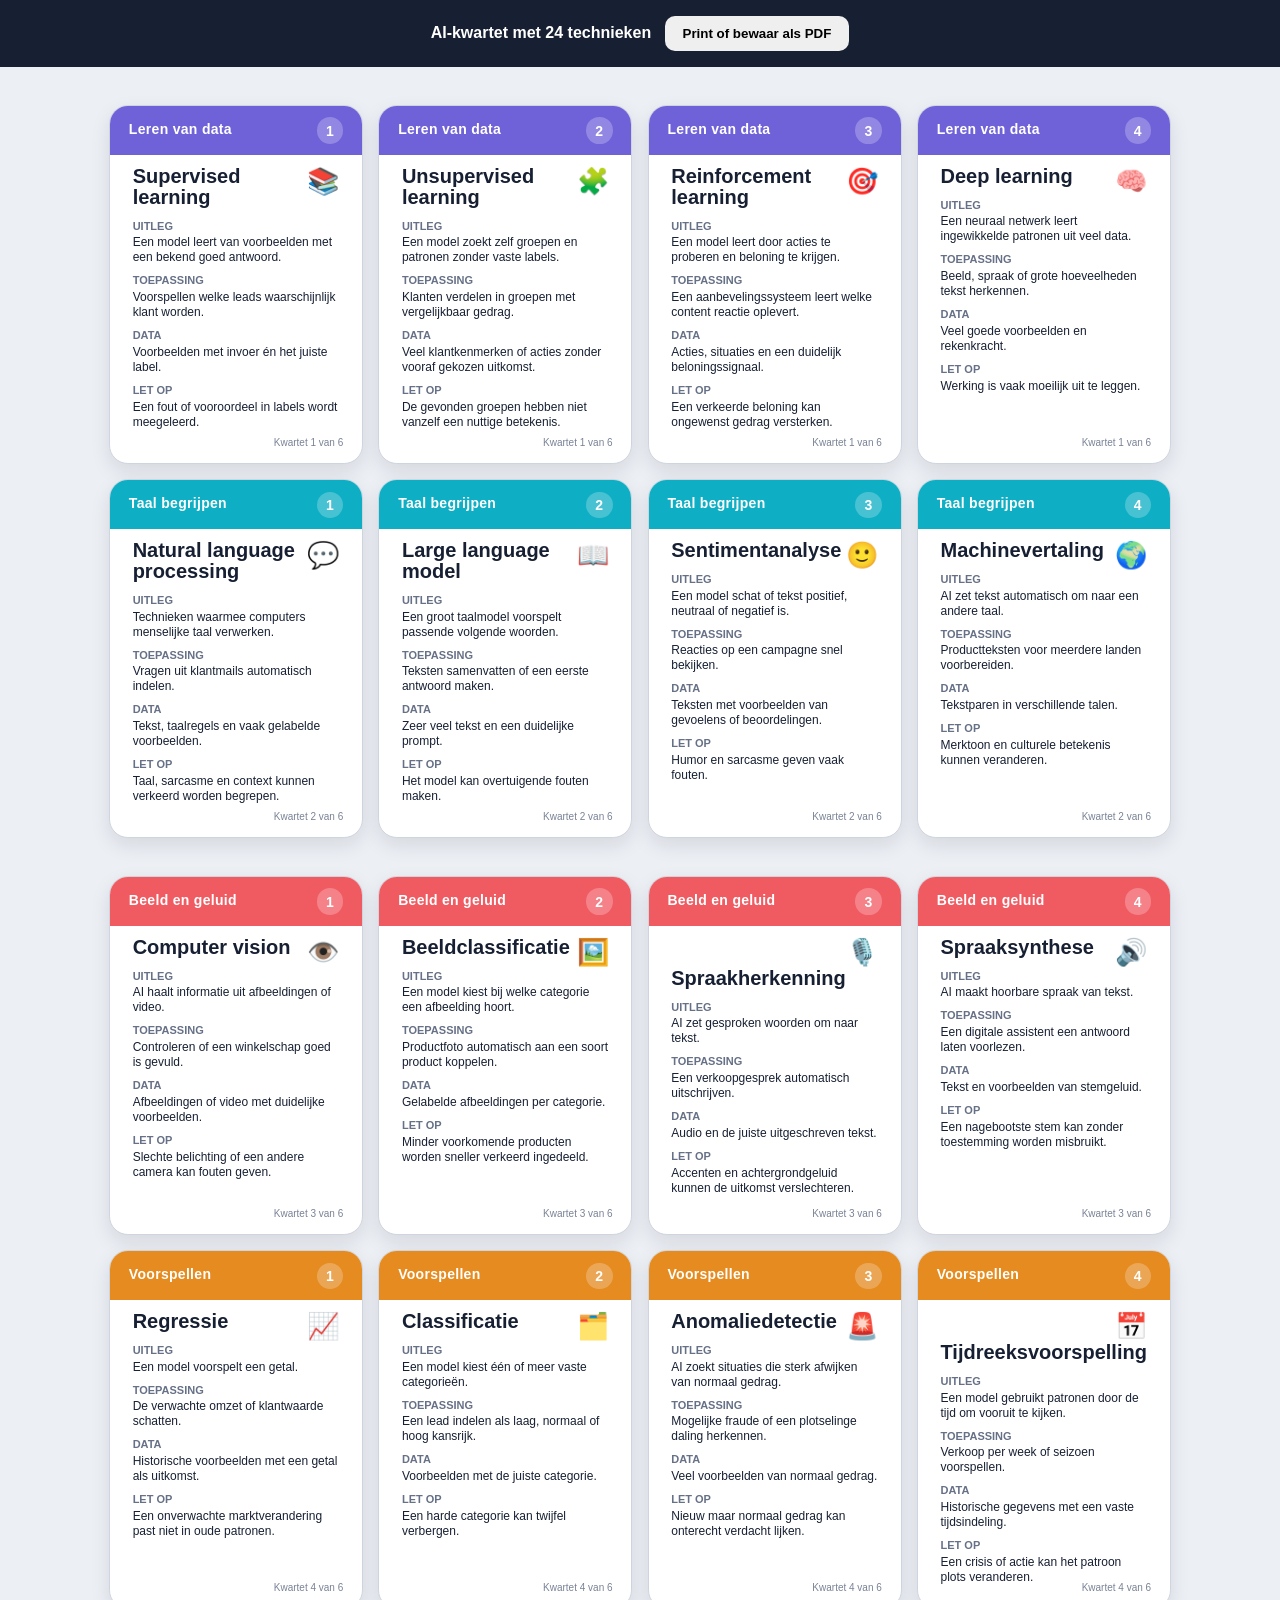
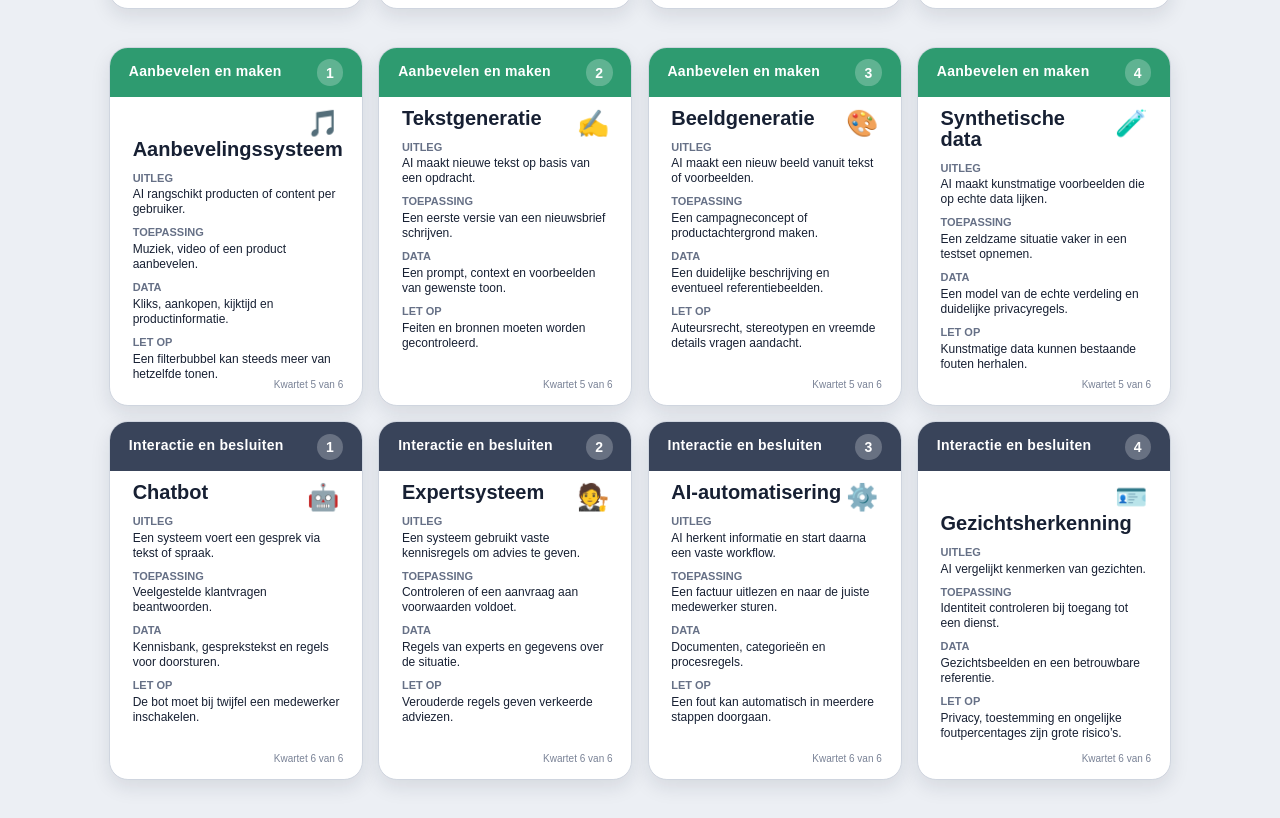
<file: portfolio/opdrachten/03 - Week 2 - Pas AI-techniek toe - kwartet/Kwartetspel - 24 AI-technieken.html>
<!doctype html>
<html lang="nl">
<head>
<meta charset="utf-8">
<title>AI-kwartet - 24 technieken</title>
<style>
@page { size: A4 landscape; margin: 8mm; }
* { box-sizing: border-box; }
body { margin: 0; background: #eceff4; color: #172033; font-family: Arial, sans-serif; }
.toolbar { padding: 16px; text-align: center; background: #172033; color: white; }
.toolbar button { border: 0; border-radius: 10px; padding: 10px 18px; font-weight: 700; cursor: pointer; }
.page { width: 281mm; min-height: 194mm; margin: 10mm auto; padding: 0; display: grid; grid-template-columns: repeat(4, 1fr); grid-template-rows: repeat(2, 1fr); gap: 4mm; page-break-after: always; }
.card { position: relative; border-radius: 5mm; overflow: hidden; background: white; border: 1px solid #cfd5df; box-shadow: 0 2mm 5mm rgba(23,32,51,.1); padding: 16mm 6mm 5mm; }
.band { position: absolute; inset: 0 0 auto 0; height: 13mm; padding: 4mm 5mm; color: white; font-size: 14px; font-weight: 700; letter-spacing: .3px; }
.number { position: absolute; right: 5mm; top: 3.1mm; width: 7mm; height: 7mm; border-radius: 50%; background: rgba(255,255,255,.24); display: grid; place-items: center; }
h2 { margin: 0 0 3mm; font-size: 20px; line-height: 1.05; }
.icon { font-size: 26px; float: right; margin-left: 4px; }
.label { margin-top: 2.4mm; font-size: 11px; font-weight: 700; color: #667086; text-transform: uppercase; }
p { margin: 1mm 0 0; font-size: 12px; line-height: 1.25; }
.tag { position: absolute; right: 5mm; bottom: 4mm; font-size: 10px; color: #798296; }
@media print { body { background: white; } .toolbar { display: none; } .page { margin: 0; box-shadow: none; } .card { box-shadow: none; } }
</style>
</head>
<body>
<div class="toolbar"><strong>AI-kwartet met 24 technieken</strong> &nbsp; <button onclick="print()">Print of bewaar als PDF</button></div>
<main id="game"></main>
<script>
const groups = [
  {name:'Leren van data', color:'#6F61D8', cards:[
    ['Supervised learning','📚','Een model leert van voorbeelden met een bekend goed antwoord.','Voorspellen welke leads waarschijnlijk klant worden.','Voorbeelden met invoer én het juiste label.','Een fout of vooroordeel in labels wordt meegeleerd.'],
    ['Unsupervised learning','🧩','Een model zoekt zelf groepen en patronen zonder vaste labels.','Klanten verdelen in groepen met vergelijkbaar gedrag.','Veel klantkenmerken of acties zonder vooraf gekozen uitkomst.','De gevonden groepen hebben niet vanzelf een nuttige betekenis.'],
    ['Reinforcement learning','🎯','Een model leert door acties te proberen en beloning te krijgen.','Een aanbevelingssysteem leert welke content reactie oplevert.','Acties, situaties en een duidelijk beloningssignaal.','Een verkeerde beloning kan ongewenst gedrag versterken.'],
    ['Deep learning','🧠','Een neuraal netwerk leert ingewikkelde patronen uit veel data.','Beeld, spraak of grote hoeveelheden tekst herkennen.','Veel goede voorbeelden en rekenkracht.','Werking is vaak moeilijk uit te leggen.']
  ]},
  {name:'Taal begrijpen', color:'#0EAFC4', cards:[
    ['Natural language processing','💬','Technieken waarmee computers menselijke taal verwerken.','Vragen uit klantmails automatisch indelen.','Tekst, taalregels en vaak gelabelde voorbeelden.','Taal, sarcasme en context kunnen verkeerd worden begrepen.'],
    ['Large language model','📖','Een groot taalmodel voorspelt passende volgende woorden.','Teksten samenvatten of een eerste antwoord maken.','Zeer veel tekst en een duidelijke prompt.','Het model kan overtuigende fouten maken.'],
    ['Sentimentanalyse','🙂','Een model schat of tekst positief, neutraal of negatief is.','Reacties op een campagne snel bekijken.','Teksten met voorbeelden van gevoelens of beoordelingen.','Humor en sarcasme geven vaak fouten.'],
    ['Machinevertaling','🌍','AI zet tekst automatisch om naar een andere taal.','Productteksten voor meerdere landen voorbereiden.','Tekstparen in verschillende talen.','Merktoon en culturele betekenis kunnen veranderen.']
  ]},
  {name:'Beeld en geluid', color:'#F05B62', cards:[
    ['Computer vision','👁️','AI haalt informatie uit afbeeldingen of video.','Controleren of een winkelschap goed is gevuld.','Afbeeldingen of video met duidelijke voorbeelden.','Slechte belichting of een andere camera kan fouten geven.'],
    ['Beeldclassificatie','🖼️','Een model kiest bij welke categorie een afbeelding hoort.','Productfoto automatisch aan een soort product koppelen.','Gelabelde afbeeldingen per categorie.','Minder voorkomende producten worden sneller verkeerd ingedeeld.'],
    ['Spraakherkenning','🎙️','AI zet gesproken woorden om naar tekst.','Een verkoopgesprek automatisch uitschrijven.','Audio en de juiste uitgeschreven tekst.','Accenten en achtergrondgeluid kunnen de uitkomst verslechteren.'],
    ['Spraaksynthese','🔊','AI maakt hoorbare spraak van tekst.','Een digitale assistent een antwoord laten voorlezen.','Tekst en voorbeelden van stemgeluid.','Een nagebootste stem kan zonder toestemming worden misbruikt.']
  ]},
  {name:'Voorspellen', color:'#E58B20', cards:[
    ['Regressie','📈','Een model voorspelt een getal.','De verwachte omzet of klantwaarde schatten.','Historische voorbeelden met een getal als uitkomst.','Een onverwachte marktverandering past niet in oude patronen.'],
    ['Classificatie','🗂️','Een model kiest één of meer vaste categorieën.','Een lead indelen als laag, normaal of hoog kansrijk.','Voorbeelden met de juiste categorie.','Een harde categorie kan twijfel verbergen.'],
    ['Anomaliedetectie','🚨','AI zoekt situaties die sterk afwijken van normaal gedrag.','Mogelijke fraude of een plotselinge daling herkennen.','Veel voorbeelden van normaal gedrag.','Nieuw maar normaal gedrag kan onterecht verdacht lijken.'],
    ['Tijdreeksvoorspelling','📅','Een model gebruikt patronen door de tijd om vooruit te kijken.','Verkoop per week of seizoen voorspellen.','Historische gegevens met een vaste tijdsindeling.','Een crisis of actie kan het patroon plots veranderen.']
  ]},
  {name:'Aanbevelen en maken', color:'#2E9B70', cards:[
    ['Aanbevelingssysteem','🎵','AI rangschikt producten of content per gebruiker.','Muziek, video of een product aanbevelen.','Kliks, aankopen, kijktijd en productinformatie.','Een filterbubbel kan steeds meer van hetzelfde tonen.'],
    ['Tekstgeneratie','✍️','AI maakt nieuwe tekst op basis van een opdracht.','Een eerste versie van een nieuwsbrief schrijven.','Een prompt, context en voorbeelden van gewenste toon.','Feiten en bronnen moeten worden gecontroleerd.'],
    ['Beeldgeneratie','🎨','AI maakt een nieuw beeld vanuit tekst of voorbeelden.','Een campagneconcept of productachtergrond maken.','Een duidelijke beschrijving en eventueel referentiebeelden.','Auteursrecht, stereotypen en vreemde details vragen aandacht.'],
    ['Synthetische data','🧪','AI maakt kunstmatige voorbeelden die op echte data lijken.','Een zeldzame situatie vaker in een testset opnemen.','Een model van de echte verdeling en duidelijke privacyregels.','Kunstmatige data kunnen bestaande fouten herhalen.']
  ]},
  {name:'Interactie en besluiten', color:'#39445A', cards:[
    ['Chatbot','🤖','Een systeem voert een gesprek via tekst of spraak.','Veelgestelde klantvragen beantwoorden.','Kennisbank, gesprekstekst en regels voor doorsturen.','De bot moet bij twijfel een medewerker inschakelen.'],
    ['Expertsysteem','🧑‍⚖️','Een systeem gebruikt vaste kennisregels om advies te geven.','Controleren of een aanvraag aan voorwaarden voldoet.','Regels van experts en gegevens over de situatie.','Verouderde regels geven verkeerde adviezen.'],
    ['AI-automatisering','⚙️','AI herkent informatie en start daarna een vaste workflow.','Een factuur uitlezen en naar de juiste medewerker sturen.','Documenten, categorieën en procesregels.','Een fout kan automatisch in meerdere stappen doorgaan.'],
    ['Gezichtsherkenning','🪪','AI vergelijkt kenmerken van gezichten.','Identiteit controleren bij toegang tot een dienst.','Gezichtsbeelden en een betrouwbare referentie.','Privacy, toestemming en ongelijke foutpercentages zijn grote risico’s.']
  ]}
];
const main=document.getElementById('game');
let all=[];
groups.forEach((g,gi)=>g.cards.forEach((c,ci)=>all.push({g,gi,ci,c})));
for(let p=0;p<3;p++){
  const page=document.createElement('section'); page.className='page';
  all.slice(p*8,p*8+8).forEach(({g,gi,ci,c})=>{
    const card=document.createElement('article'); card.className='card';
    card.innerHTML=`<div class="band" style="background:${g.color}">${g.name}<span class="number">${ci+1}</span></div><span class="icon">${c[1]}</span><h2>${c[0]}</h2><div class="label">Uitleg</div><p>${c[2]}</p><div class="label">Toepassing</div><p>${c[3]}</p><div class="label">Data</div><p>${c[4]}</p><div class="label">Let op</div><p>${c[5]}</p><span class="tag">Kwartet ${gi+1} van 6</span>`;
    page.appendChild(card);
  });
  main.appendChild(page);
}
</script>
</body>
</html>
</file>
<file: styles.css>
@font-face{font-family:DM Sans;src:url('assets/fonts/dm-sans-medium.ttf') format('truetype');font-style:normal;font-weight:100 900;font-display:swap}
@font-face{font-family:Space Grotesk;src:url('assets/fonts/space-grotesk-bold.ttf') format('truetype');font-style:normal;font-weight:400 800;font-display:swap}
:root{--paper:#f7f6f2;--surface:#fffefa;--sidebar:#efeee8;--ink:#292c26;--muted:#787b72;--line:#e1e2d9;--orange:#e97551;--orange-soft:#f8e4d9;--green:#739780;--amber:#d7a64e;--red:#cd8075;--sidebar-width:238px;--display:'Space Grotesk',sans-serif;--body:'DM Sans',system-ui,-apple-system,sans-serif}
*{box-sizing:border-box}html{scroll-behavior:smooth;scroll-padding-top:85px}body{margin:0;background:var(--paper);color:var(--ink);font:15px/1.6 var(--body);-webkit-font-smoothing:antialiased}button,input,select{font:inherit}button,a,input,select,summary{-webkit-tap-highlight-color:transparent}button{cursor:pointer;color:inherit}button:disabled{cursor:default;opacity:.35}a{color:inherit;text-decoration:none}button{border:0}button,a{touch-action:manipulation}button:focus-visible,a:focus-visible,summary:focus-visible,input:focus-visible,select:focus-visible,video:focus-visible,audio:focus-visible,[tabindex="0"]:focus-visible{outline:3px solid #c65f3e;outline-offset:4px}img,video{max-width:100%}h1,h2,h3,h4,p{margin:0}h1,h2,h3,h4{font-family:var(--display);font-weight:700;line-height:1.2;letter-spacing:-.045em}h1{font-size:clamp(38px,4.6vw,68px)}h2{font-size:29px}h3{font-size:21px}p{color:var(--muted)}svg.icon{width:20px;height:20px;flex-shrink:0;vertical-align:middle}button .icon,a .icon{pointer-events:none}button strong,button small,button span{pointer-events:none}strong{font-weight:700}kbd{font:11px/1.3 var(--body);border:1px solid var(--line);background:rgba(255,255,255,.35);border-radius:4px;padding:3px 6px;color:var(--muted)}.sr-only{position:absolute;width:1px;height:1px;padding:0;margin:-1px;overflow:hidden;clip:rect(0,0,0,0);white-space:nowrap;border:0}.skip-link{position:fixed;left:250px;top:-80px;z-index:200;background:var(--ink);color:#fff;padding:14px 22px;border-radius:8px}.skip-link:focus{top:10px}.icon-button{width:40px;height:40px;border-radius:9px;display:inline-flex;align-items:center;justify-content:center;background:transparent;flex-shrink:0;color:var(--muted)}.icon-button:hover{background:#e7e7de;color:var(--ink)}.button{min-height:48px;border-radius:7px;padding:12px 20px;display:inline-flex;align-items:center;justify-content:center;gap:12px;font-weight:650;line-height:1.4;font-size:13px;letter-spacing:-.01em;transition:background .18s,transform .18s;white-space:nowrap}.button:hover{transform:translateY(-2px)}.button-small{min-height:39px;padding:10px 15px;font-size:12px;gap:8px}.button-orange{background:var(--orange);color:#fff}.button-orange:hover{background:#d86543}.button-dark{background:var(--ink);color:#f7f6f2}.button-dark:hover{background:#44483e}.button-dark kbd{color:#d5d9ce;border-color:#5d6257;background:#41463d;font-size:10px}.button-outline{border:1px solid #d7d9ce;background:transparent}.button-outline:hover{background:#eeeee5}.text-button{display:inline-flex;align-items:center;gap:10px;background:transparent;font-size:12px;font-weight:650;padding:12px 0}.text-button .icon{width:15px;height:15px}.text-button:hover,.text-link:hover{color:#bb5536}.text-link{font-size:12px;display:inline-flex;align-items:center;gap:10px;font-weight:650;background:none;padding:0;line-height:1.5}.text-link .icon{width:17px;height:17px}.eyebrow{display:block;font-size:10px;font-weight:700;letter-spacing:.13em;color:var(--muted)}.eyebrow i{font-style:normal;padding:0 5px}.orange-dot{color:var(--orange)}
/* Navigation */
.sidebar{position:fixed;inset:0 auto 0 0;width:var(--sidebar-width);padding:35px 23px 0;background:var(--sidebar);border-right:1px solid var(--line);display:flex;flex-direction:column;z-index:30}.brand{display:flex;align-items:center;gap:13px;margin:0 8px 46px;font-family:var(--display);font-size:18px;font-weight:700;line-height:1.1;letter-spacing:-.04em}.brand-second{display:block}.brand-mark{position:relative;display:flex;align-items:center;justify-content:center;width:43px;height:45px;background:var(--ink);color:var(--paper);font-family:var(--display);font-weight:700;font-size:23px;border-radius:11px;letter-spacing:-4px;padding-right:5px}.brand-mark>span{margin-top:5px}.brand-mark>i{position:absolute;width:7px;height:7px;background:var(--orange);right:7px;top:8px;border-radius:50%}.sidebar-label{font-size:9px;letter-spacing:.13em;font-weight:700;color:#91948a;margin:0 12px 13px}.main-nav{display:grid;gap:5px}.main-nav>a{display:flex;align-items:center;gap:12px;padding:12px 13px;font-size:12px;font-weight:550;border-radius:7px;line-height:1.4;color:#696d61;min-height:43px}.main-nav>a>.icon{width:17px;height:17px}.main-nav>a:hover{background:#e5e5dc;color:var(--ink)}.main-nav>a.active{background:#e3e6d9;color:#3c4a32}.nav-count{font-size:10px;padding:1px 5px;background:#e0e1d8;border-radius:4px;margin-left:auto}.nav-dot{display:none;margin-left:auto;width:6px;height:6px;border-radius:50%;background:#758365}.active .nav-dot{display:block}.chapter-label{margin-top:37px}.chapter-nav{display:grid;gap:7px}.chapter-link{display:flex;align-items:center;gap:12px;font-size:11px;padding:7px 9px;min-height:39px;border-radius:6px;color:#74796c}.chapter-link>.icon{width:12px;height:12px;margin-left:auto;color:#a1a496;opacity:0}.chapter-link:hover,.chapter-link.active{background:#e4e5da;color:var(--ink)}.chapter-link:hover>.icon,.chapter-link.active>.icon{opacity:1}.week-pip{display:inline-flex;align-items:center;justify-content:center;font-size:9px;color:#565e4e;background:color-mix(in srgb,var(--week-color) 30%,transparent);border:1px solid color-mix(in srgb,var(--week-color) 60%,transparent);border-radius:5px;width:25px;height:25px;font-weight:700}.sidebar-bottom{margin-top:auto;padding-top:35px}.ready-indicator{display:flex;align-items:center;gap:7px;font-size:10px;color:#7d8472;padding:0 11px 24px}.ready-indicator>span,.live-dot{display:inline-block;width:6px;height:6px;border-radius:50%;background:#889d75;flex-shrink:0}.profile{display:flex;gap:10px;align-items:center;border-top:1px solid #dcded1;min-height:83px}.avatar{width:34px;height:34px;border-radius:50%;display:flex;align-items:center;justify-content:center;background:#dce1ce;color:#626d50;font-size:10px;font-weight:700}.profile div{display:grid;line-height:1.7}.profile strong{font-size:11px;font-weight:650}.profile div>span{color:var(--muted);font-size:9px}.profile>.icon{margin-left:auto;width:13px;height:13px;color:#878b7e}.app-shell{margin-left:var(--sidebar-width)}.topbar{height:77px;border-bottom:1px solid var(--line);display:flex;justify-content:space-between;align-items:center;padding:0 45px;background:rgba(247,246,242,.95);position:sticky;top:0;z-index:20;backdrop-filter:blur(12px)}.breadcrumbs{display:flex;gap:15px;align-items:center;font-size:11px}.breadcrumbs>span{color:#92958b}.breadcrumbs strong{font-weight:500}.top-actions{display:flex;gap:9px;align-items:center}.top-actions>.icon-button{width:31px;height:34px}.top-actions>.icon-button .icon{width:17px;height:17px}.top-actions>.button{margin-left:6px}.footer{margin:35px 45px 0;padding:23px 0;border-top:1px solid var(--line);display:flex;justify-content:space-between;gap:15px;font-size:9px;color:#92968a}.footer i{font-style:normal;padding:0 7px}main:focus{outline:0}.home-content,.page-content{padding:0 45px;max-width:1500px;margin:auto}.page-content{padding-top:42px;padding-bottom:20px}
/* Opening */
.hero{display:grid;grid-template-columns:1.15fr 1fr;align-items:center;position:relative;min-height:450px;border-bottom:1px solid var(--line);gap:10px;padding:27px 0 15px}.hero-overline{font-size:9px;letter-spacing:.15em;font-weight:650;display:flex;align-items:center;gap:8px;color:#858c7d;margin-bottom:23px}.hero-overline>.live-dot{background:var(--orange);width:5px;height:5px}.hero h1{font-size:clamp(47px,4.7vw,77px);line-height:1.06;letter-spacing:-.065em;position:relative;white-space:nowrap}.hero h1>span:first-of-type{color:var(--orange)}.title-star{font:41px/1 var(--body);color:var(--orange);vertical-align:top;display:inline-block;margin:11px 0 0 13px;transform:rotate(-10deg)}.hero-copy>p{font-size:12px;line-height:1.9;margin-top:23px;max-width:430px}.hero-actions{display:flex;align-items:center;gap:23px;margin-top:27px}.hero-actions>.button{font-size:11px;min-height:43px;padding:11px 15px;gap:15px}.hero-actions .text-button{font-size:11px}.hero-signature{display:flex;align-items:center;gap:8px;font-size:9px;margin-top:24px;color:#7e8277}.hero-signature i{font-style:normal;padding:0 6px;color:#aaa}.tiny-avatar{display:inline-flex;align-items:center;justify-content:center;width:23px;height:23px;border:2px solid var(--paper);box-shadow:0 0 0 1px #d5dac9;background:#dde3cf;border-radius:50%;font-size:10px;color:#6e7e59}.orbit-art{position:relative;width:100%;aspect-ratio:480/390;min-width:0;max-width:550px;margin:auto}.orbit-lines{position:absolute;width:100%;height:100%;inset:0}.orbit-core{position:absolute;left:50%;top:50%;transform:translate(-50%,-50%) rotate(-6deg);height:113px;width:113px;border:1px solid #d2d3c8;border-radius:28px;background:#fbfaf7;box-shadow:0 8px 16px #55572c0b,0 0 0 7px #f9f8f24d;display:flex;flex-direction:column;align-items:center;justify-content:center;gap:5px}.orbit-core-small{font-size:6px;letter-spacing:.18em;color:#9b9e90}.orbit-core>strong{font:700 49px/.9 var(--display);letter-spacing:-.07em}.orbit-core>strong>span{color:var(--orange);font-size:23px;display:inline-block;vertical-align:top;transform:translate(5px,-3px)}.orbit-node{display:flex;align-items:center;gap:8px;background:#fdfcf9;border:1px solid #dfe0d6;box-shadow:0 4px 10px #484b2505;border-radius:9px;padding:9px 11px;position:absolute;transition:transform .2s,box-shadow .2s}.orbit-node:hover{transform:translateY(-5px) rotate(-2deg);box-shadow:0 7px 16px #484b2512;border-color:var(--week-color)}.orbit-node>span{width:31px;height:31px;display:flex;align-items:center;justify-content:center;border-radius:7px;background:color-mix(in srgb,var(--week-color) 28%,#fdfcf9);color:color-mix(in srgb,var(--week-color) 55%,#292c26)}.orbit-node .icon{width:17px;height:17px}.orbit-node small{display:block;font-size:6px;font-weight:700;letter-spacing:.12em;color:#9a9d90;line-height:1.5}.orbit-node strong{font-size:10px;line-height:1.5;font-family:var(--display);letter-spacing:-.01em}.orbit-node-1{left:29%;top:6%;transform:rotate(-5deg)}.orbit-node-2{left:64%;top:23%;transform:rotate(4deg)}.orbit-node-3{left:64%;top:64%;transform:rotate(-4deg)}.orbit-node-4{left:30%;top:78%;transform:rotate(4deg)}.orbit-node-5{left:0%;top:58%;transform:rotate(-3deg)}.orbit-node-6{left:1%;top:22%;transform:rotate(3deg)}.orbit-caption{position:absolute;bottom:-2%;left:0;right:0;text-align:center;letter-spacing:.13em;color:#9d9f92;font-size:6px}
.stats-strip{display:grid;grid-template-columns:1fr 1fr 1.3fr 1.4fr;border-bottom:1px solid var(--line);padding:23px 0;gap:25px;align-items:center}.stats-strip>div{border-right:1px solid var(--line);min-height:53px}.stats-strip>div>strong{font-family:var(--display);font-size:25px;letter-spacing:-.06em;display:flex;align-items:baseline;gap:9px;line-height:1.3}.stats-strip>div>strong>span{font-family:var(--body);font-size:10px;letter-spacing:0;font-weight:500}.stats-strip p{font-size:9px;margin-top:2px}.stats-strip .stats-last{border-right:0;display:flex;gap:14px;align-items:center}.stats-last>.icon{height:30px;width:30px;color:#8b927d}.stats-last>span{font-size:10px;line-height:1.7;color:#8c9082}.stats-last strong{font-weight:500;color:#565f49}
/* Journey and work */
.journey-section{padding-top:35px}.section-heading{display:flex;align-items:end;justify-content:space-between;gap:20px;margin-bottom:22px}.section-heading .eyebrow{margin-bottom:9px;font-size:8px}.section-heading h2{font-size:23px;letter-spacing:-.04em}.section-heading>.text-link{font-size:10px;padding-bottom:3px}.section-caption{color:#93978b;font-size:10px}.journey-track{display:grid;grid-template-columns:repeat(6,1fr);position:relative;padding:2px 0 0;isolation:isolate}.journey-track:before{content:'';position:absolute;top:25px;left:8%;right:8%;height:1px;background:#d8dbcd;z-index:-1}.journey-step{background:none;position:relative;padding:0 4px 25px;display:flex;align-items:center;flex-direction:column;text-align:center}.journey-step:after{content:'';position:absolute;bottom:0;width:8px;height:8px;background:var(--paper);border-left:1px solid transparent;border-top:1px solid transparent;transform:translateY(5px) rotate(45deg)}.journey-dot{height:47px;width:47px;border-radius:50%;display:flex;align-items:center;justify-content:center;background:var(--paper);border:1px solid #d5d9ca;box-shadow:0 0 0 6px var(--paper);color:#8a927b;transition:.2s}.journey-dot>.icon{width:19px;height:19px}.journey-step:hover .journey-dot{background:color-mix(in srgb,var(--week-color) 30%,var(--paper));transform:translateY(-3px)}.journey-step.selected .journey-dot{background:var(--ink);color:#e7edd9;border-color:var(--ink);box-shadow:0 0 0 5px var(--paper),0 0 0 6px #c8cebc}.journey-step small{font-size:7px;letter-spacing:.14em;color:#969b8b;margin-top:14px}.journey-step>strong{font:700 13px var(--display);margin-top:5px;letter-spacing:-.025em}.journey-step>span:last-child{font-size:8px;color:#929789;margin-top:3px}.journey-step.selected:after{border-color:#dddfd3;background:#eeefe7;z-index:2}.week-spotlight{background:#eeefe7;border:1px solid #dddfd3;border-radius:9px;display:grid;grid-template-columns:145px 1.6fr 1fr;gap:24px;align-items:center;padding:22px 25px;min-height:171px}.spotlight-art{position:relative;height:120px;background:color-mix(in srgb,var(--week-color) 35%,#eeefe7);border-radius:6px;overflow:hidden;display:flex;align-items:center;justify-content:center}.spotlight-art:before,.spotlight-art:after{content:'';position:absolute;width:150px;height:150px;border-radius:50%;border:1px solid #70775917;right:-55px;top:-56px}.spotlight-art:after{width:120px;height:120px;top:-41px;right:-40px}.spotlight-big{font:700 85px var(--display);letter-spacing:-.1em;color:#60684435;margin-left:-12px}.spotlight-icon{position:absolute;right:20px;top:32px;transform:rotate(10deg);background:#fafaf38a;border:1px solid #ffffffaa;border-radius:10px;padding:10px;backdrop-filter:blur(4px);box-shadow:0 4px 5px #44482207}.spotlight-icon>.icon{width:25px;height:25px;color:#586044}.spotlight-label{position:absolute;bottom:8px;left:11px;font-size:6px;letter-spacing:.2em;color:#6e775c}.spotlight-copy>.eyebrow{font-size:7px}.spotlight-copy h3{font-size:21px;margin-top:7px}.spotlight-copy p{font-size:10px;line-height:1.85;margin-top:8px;max-width:480px}.spotlight-copy .text-link{margin-top:10px;font-size:10px}.spotlight-insight{padding-left:21px;border-left:1px solid #d9ddce}.spotlight-insight>span{font-size:7px;letter-spacing:.11em;display:flex;align-items:center;gap:7px;color:#7b8469}.spotlight-insight .icon{width:14px;height:14px}.spotlight-insight p{font:700 15px/1.55 var(--display);letter-spacing:-.025em;color:#667255;margin-top:12px}.featured-section{padding-top:41px}.featured-grid{display:grid;grid-template-columns:repeat(3,1fr);gap:19px}.assignment-card{text-align:left;background:#fcfbf8;border:1px solid var(--line);border-radius:9px;overflow:hidden;position:relative;display:flex;flex-direction:column;min-width:0;transition:transform .2s,box-shadow .2s,border-color .2s}.assignment-card:hover{transform:translateY(-4px);box-shadow:0 10px 25px #30331c08;border-color:#b9c0ac}.card-body{padding:23px;display:flex;flex-direction:column;flex:1}.card-meta{display:flex;justify-content:space-between;font-size:8px;gap:10px;color:#92998a;align-items:center;letter-spacing:.04em}.card-meta i{font-style:normal;padding:0 4px}.card-id{font-size:10px;color:#9b9f93}.card-icon{height:47px;width:47px;border-radius:10px;background:color-mix(in srgb,var(--week-color) 27%,#fbfaf7);display:inline-flex;align-items:center;justify-content:center;margin:24px 0 17px;color:color-mix(in srgb,var(--week-color) 38%,#343d28)}.card-icon .icon{width:23px;height:23px}.card-body h3{font-size:21px;letter-spacing:-.04em}.card-body>p{font-size:11px;line-height:1.9;margin-top:11px;flex:1}.card-bottom{display:flex;justify-content:space-between;align-items:center;margin-top:25px;border-top:1px solid var(--line);padding-top:13px;font-size:10px;color:#79816b}.card-arrow{height:27px;width:27px;border-radius:50%;border:1px solid #dfe2d4;display:flex;align-items:center;justify-content:center}.card-arrow .icon{width:15px;height:15px}.assignment-card:hover .card-arrow{background:var(--ink);color:white;border-color:var(--ink)}.featured-card .card-body{padding:17px 18px}.featured-card .card-body h3{font-size:17px;margin-top:10px}.featured-card .card-body>p{font-size:10px;line-height:1.8;margin-top:7px}.featured-card .card-bottom{margin-top:17px;padding-top:12px;font-size:9px}.feature-art{height:164px;position:relative;overflow:hidden}.podcast-art{background:#e6e9de;display:flex;align-items:center;justify-content:center;gap:22px}.podcast-symbol{display:flex;align-items:center;justify-content:center;width:61px;height:61px;border-radius:50%;border:1px solid #bfc8ac;background:#f5f5ea99;color:#72805d}.podcast-symbol .icon{width:32px;height:32px}.waveform{display:flex;align-items:center;justify-content:center;gap:3px;height:72px;max-width:65%;overflow:hidden}.waveform i{display:block;height:var(--h);width:3px;border-radius:3px;background:#9ba88a;flex-shrink:0}.duration{position:absolute;right:10px;bottom:10px;padding:3px 7px;background:#2c3429bf;color:#fff;border-radius:4px;font-size:8px}.quartet-art{background:#e8dfef}.mini-playing-card{position:absolute;width:90px;height:118px;border-radius:8px;border:1px solid #a999b0;top:14px;left:39%;display:flex;align-items:center;justify-content:center;flex-direction:column;background:#faf8f3;box-shadow:0 4px 8px #36294310}.back-card{transform:rotate(-17deg) translate(-20px,-1px);background:#ac97bc;color:#e5d7ee;font:700 40px var(--display);border:4px double #cebed8}.front-card{transform:rotate(10deg);gap:5px}.front-card .icon{height:20px;width:20px;color:#937ba6}.front-card strong{font:700 37px/.95 var(--display);color:#6d547f;letter-spacing:-.06em}.front-card small{font-size:6px;color:#897095;letter-spacing:.08em}.feature-art-caption{position:absolute;left:0;right:0;bottom:8px;text-align:center;font-size:7px;letter-spacing:.04em;color:#927e9b}.warehouse-art{background:#dce6e9}.warehouse-art img{width:100%;height:100%;object-fit:cover;object-position:center 52%;filter:saturate(.68)}.art-play{display:flex;align-items:center;justify-content:center;border:1px solid #fff9;background:#fff9;backdrop-filter:blur(5px);width:38px;height:38px;border-radius:50%;position:absolute;left:50%;top:50%;transform:translate(-50%,-50%)}.art-play .icon{width:16px;height:16px}.closing-banner{display:flex;align-items:center;gap:20px;padding:26px 0 15px;margin-top:33px;border-top:1px solid var(--line)}.closing-symbol{font-size:51px;line-height:1;color:var(--orange)}.closing-banner .eyebrow{font-size:7px}.closing-banner h2{font-size:19px;margin-top:5px}.closing-banner p{font-size:10px;margin-top:6px}.closing-banner>.button{margin-left:auto;font-size:10px;min-height:40px;gap:9px}
/* Chapter / library */
.page-heading{display:flex;align-items:center;justify-content:space-between;gap:30px;margin-bottom:34px}.page-heading h1{font-size:43px;letter-spacing:-.055em;margin-top:10px}.page-heading p{font-size:12px;margin-top:14px;max-width:640px}.completed-badge{border:1px solid #d9dfce;color:#6e805a;background:#e9edde;border-radius:20px;display:flex;gap:8px;align-items:center;font-size:10px;white-space:nowrap;padding:7px 12px}.completed-badge .icon{width:13px;height:13px}.portfolio-toolbar{display:flex;gap:15px}.search-field{display:flex;align-items:center;gap:12px;border:1px solid var(--line);border-radius:7px;padding:11px 15px;background:#fbfaf6;flex:1}.search-field>.icon{width:18px;height:18px;color:#969d8c}.search-field input{min-width:0;background:none;border:none;outline:0!important;flex:1;color:var(--ink);font-size:12px}.search-field:focus-within{outline:2px solid #c78162;outline-offset:2px}.search-field input::placeholder{color:#959b8c}.select-field{display:flex;align-items:center;position:relative;min-width:200px}.select-field select{width:100%;appearance:none;border:1px solid var(--line);background:#fbfaf6;border-radius:7px;padding:14px 40px 14px 15px;color:#727a67;font-size:11px}.select-field>.icon{position:absolute;right:15px;width:15px;height:15px;pointer-events:none;color:#8b937f}.portfolio-subtoolbar{display:flex;align-items:center;justify-content:space-between;gap:15px;margin:22px 0 28px}.filter-chips{display:flex;flex-wrap:wrap;gap:7px}.filter-chip{background:transparent;padding:7px 12px;border:1px solid transparent;font-size:10px;color:#848c77;border-radius:5px}.filter-chip:hover{background:#eeefe6}.filter-chip.active{background:var(--ink);color:#f6f6ed}.result-count{white-space:nowrap;font-size:10px;color:#89917d}.assignments-grid{display:grid;grid-template-columns:repeat(3,minmax(0,1fr));gap:20px}.portfolio-footnote{font-size:10px;display:flex;align-items:center;gap:10px;color:#8b917f;margin-top:30px}.portfolio-footnote .icon{width:16px;height:16px}.empty-state{text-align:center;border:1px dashed #cfd6c2;padding:70px 20px;border-radius:9px}.empty-state>.icon{width:38px;height:38px;color:#99a08c}.empty-state h2{margin-top:20px;font-size:26px}.empty-state p{margin:12px 0 25px;font-size:13px}.back-link{display:inline-flex;align-items:center;gap:8px;background:none;padding:0;color:#8b937e;font-size:10px;margin-bottom:32px}.back-link>.icon{width:15px;height:15px}.chapter-hero{display:grid;grid-template-columns:1fr 250px;gap:30px;align-items:center}.chapter-hero h1{font-size:clamp(42px,4.7vw,67px);margin-top:14px;line-height:1.1;max-width:700px}.chapter-hero-copy>p{font-size:13px;line-height:1.9;margin-top:22px;max-width:650px}.chapter-tags{display:flex;gap:18px;margin-top:25px;flex-wrap:wrap}.chapter-tags>span{font-size:10px;display:flex;align-items:center;gap:6px;color:#7f896e}.chapter-tags .icon{width:14px;height:14px}.chapter-number{position:relative;font:700 190px/1 var(--display);color:color-mix(in srgb,var(--week-color) 60%,var(--paper));letter-spacing:-.1em;user-select:none}.chapter-number>span{position:absolute;right:4px;top:25px;transform:rotate(10deg);display:flex;align-items:center;justify-content:center;width:76px;height:76px;border-radius:17px;background:color-mix(in srgb,var(--week-color) 37%,var(--paper));border:1px solid color-mix(in srgb,var(--week-color) 70%,var(--paper));box-shadow:0 8px 15px #30331c07;color:color-mix(in srgb,var(--week-color) 25%,var(--ink))}.chapter-number .icon{width:35px;height:35px}.chapter-thought{display:flex;gap:30px;align-items:center;background:#eeefe5;border:1px solid #dfe2d5;border-radius:8px;margin:34px 0 36px;padding:21px 26px}.chapter-thought>span{display:flex;align-items:center;gap:8px;font-size:8px;letter-spacing:.1em;white-space:nowrap;color:#8b947c}.chapter-thought .icon{width:17px;height:17px}.chapter-thought p{font:700 18px/1.5 var(--display);color:#657653}.chapter-question{text-align:center;padding:65px 40px 45px;margin-top:30px;border-top:1px solid var(--line)}.chapter-question h2{font-size:28px;margin:14px auto 0;max-width:690px;line-height:1.4}.chapter-pagination{display:flex;justify-content:space-between;gap:15px;border-top:1px solid var(--line);padding-top:25px}.single-card-grid{grid-template-columns:minmax(280px,530px)}
/* Personal development */
.growth-overview{display:grid;grid-template-columns:1fr 1fr;gap:50px;background:#e9ecdf;border:1px solid #dadecf;border-radius:12px;padding:38px;margin:10px 0 48px;align-items:center}.growth-overview h2{font-size:37px;letter-spacing:-.05em;margin-top:12px;line-height:1.15}.growth-overview h2>span{color:#7c8b68}.growth-overview p{font-size:12px;line-height:1.9;margin-top:18px;max-width:480px}.growth-overview .text-link{margin-top:17px;font-size:11px}.score-graphic{background:#fbfaf4;border:1px solid #dce0d0;border-radius:10px;padding:25px;min-width:0}.score-legend{display:flex;gap:15px;font-size:8px;color:#89927b;margin-bottom:25px}.score-legend>span{display:flex;gap:5px;align-items:center;white-space:nowrap}.status-pip{height:8px;width:8px;border-radius:50%;display:inline-block;flex-shrink:0}.green{--status-color:var(--green)}.amber{--status-color:var(--amber)}.red{--status-color:var(--red)}.status-pip.green,.status-pip.amber,.status-pip.red{background:var(--status-color)}.measurement+.measurement{margin-top:24px}.measurement-label{display:flex;justify-content:space-between;align-items:center;font-size:11px;color:#7b846e;margin-bottom:10px}.measurement-label strong{font:700 24px var(--display);color:#536943}.measurement-label small{font:9px var(--body);color:#929b85;letter-spacing:0}.score-segments{display:flex;gap:4px}.score-segments>span{height:31px;flex:1;background:var(--status-color);border-radius:3px;opacity:.85}.score-graphic-note{font-size:8px;color:#a0a58f;border-top:1px solid #e5e8da;padding-top:14px;margin-top:22px}.domain-grid{display:grid;grid-template-columns:repeat(4,1fr);gap:15px}.domain-card{background:#fcfbf6;border:1px solid var(--line);text-align:left;border-radius:8px;padding:23px 20px}.domain-card:hover,.domain-card.selected{border-color:#a5b491;background:#f0f2e7}.domain-icon{display:inline-flex;align-items:center;justify-content:center;height:37px;width:37px;background:#ecefdf;border-radius:9px;color:#82936a}.domain-icon .icon{height:19px;width:19px}.domain-card h3{font-size:17px;margin-top:15px;min-height:42px}.domain-status{display:flex;align-items:center;gap:7px;margin:14px 0 17px}.domain-status>.icon{height:13px;width:13px;color:#a2aa97}.status-tag{display:inline-flex;align-items:center;gap:6px;border:1px solid color-mix(in srgb,var(--status-color) 30%,transparent);background:color-mix(in srgb,var(--status-color) 12%,#fcfcf7);color:color-mix(in srgb,var(--status-color) 80%,#24331c);font-size:9px;padding:3px 7px;border-radius:4px;white-space:nowrap}.status-tag:before{content:'';background:var(--status-color);height:5px;width:5px;border-radius:50%}.domain-card .text-link{font-size:9px}.competency-heading{display:flex;align-items:center;justify-content:space-between;margin:40px 0 15px}.competency-heading h2{font-size:21px}.competency-heading>.text-link{font-size:10px}.competency{border-top:1px solid var(--line)}.competency:last-child{border-bottom:1px solid var(--line)}.competency summary{list-style:none;cursor:pointer;display:flex;align-items:center;gap:18px;padding:21px 5px}.competency summary::-webkit-details-marker{display:none}.competency-index{font-size:10px;color:#a6ac9c;width:27px;flex-shrink:0}.competency-text{font-size:12px;flex:1;max-width:770px}.competency-status{display:flex;align-items:center;gap:8px;margin-left:auto}.competency-status .icon{width:14px;height:14px;color:#a4ac95}.competency summary>.icon{width:14px;height:14px;color:#8d967e;margin-left:10px;transition:transform .2s}.competency[open] summary>.icon{transform:rotate(180deg)}.competency-body{padding:3px 5px 27px 50px;display:grid;grid-template-columns:1fr 1.2fr 1fr;gap:26px}.competency-body .eyebrow{font-size:8px}.competency-body p{font-size:11px;line-height:1.9;margin-top:7px}.competency-body .next-step{padding:15px;background:#ecefdf;border-radius:6px;margin-top:-9px}.evidence-links{display:flex;gap:10px;flex-wrap:wrap;margin-top:8px}.mini-link{font-size:9px;display:inline-flex;align-items:center;gap:6px;background:none;padding:0;color:#74875e}.mini-link .icon{width:12px;height:12px}.honest-note{background:#e8edde;border-radius:9px;margin:38px 0 0;padding:25px 30px;display:flex;align-items:flex-start;gap:20px}.honest-note>.icon{width:27px;height:27px;color:#7f9464;margin-top:2px}.honest-note h3{font-size:19px}.honest-note p{font-size:11px;margin-top:8px;line-height:1.9}
/* Manifest */
.manifest-hero{position:relative;text-align:center;border-bottom:1px solid var(--line);padding:25px 0 40px}.manifest-hero h1{font-size:clamp(45px,5.6vw,80px);margin-top:25px;letter-spacing:-.065em;line-height:1.1}.manifest-hero h1>span{color:var(--orange)}.manifest-hero>p{font-size:12px;margin-top:25px;line-height:1.95}.manifest-star{font:50px/1 var(--body);color:var(--orange);position:absolute;top:82px;right:8%;transform:rotate(-10deg)}.manifest-author{display:inline-flex;align-items:center;gap:10px;font-size:10px;color:#8c9480;margin-top:24px}.manifest-principles{display:grid;grid-template-columns:repeat(3,1fr);gap:36px;padding:32px 0 34px;border-bottom:1px solid var(--line)}.principle-number{font:700 27px var(--display);color:#a9b295}.manifest-principles h3{font-size:19px;margin-top:10px}.manifest-principles p{font-size:11px;line-height:1.9;margin:10px 0 15px}.manifest-principles .text-link{font-size:10px}.manifest-document{max-width:960px;margin:42px auto}.manifest-document .document-content{padding:35px 45px;background:#fffefa;border:1px solid var(--line);border-radius:10px}.manifest-document .section-heading h2{font-size:25px}.manifest-next{padding:40px;background:#e9ecdf;text-align:center;border:1px solid #dce1ce;border-radius:10px}.manifest-next h2{font-size:29px;margin-top:13px}.manifest-next p{margin:15px auto 23px;max-width:600px;font-size:12px;line-height:1.9}
/* Assignment reader */
dialog{color:var(--ink);background:var(--paper);border:1px solid #d3d8c5;border-radius:13px;padding:0;box-shadow:0 30px 130px #171f1440}dialog::backdrop{background:#20271e8c;backdrop-filter:blur(6px)}.detail-dialog{width:min(1180px,calc(100vw - 70px));max-width:none;max-height:calc(100dvh - 60px);margin:auto;overflow:auto;overscroll-behavior:contain}.detail-header{height:65px;display:flex;align-items:center;justify-content:space-between;padding:0 30px;border-bottom:1px solid var(--line);position:sticky;top:0;z-index:8;background:#f7f6f2ed;backdrop-filter:blur(10px)}.detail-breadcrumb{display:flex;align-items:center;gap:12px;font-size:9px;letter-spacing:.08em;color:#89927b}.detail-breadcrumb .icon{width:12px;height:12px;color:#b2b8a5}.detail-header-actions{display:flex;gap:15px;align-items:center}.detail-header-actions .button{font-size:10px;min-height:32px;padding:7px 10px}.detail-header-actions .button .icon{width:14px;height:14px}.detail-title-area{display:flex;gap:22px;align-items:flex-start;padding:30px}.detail-icon{display:flex;align-items:center;justify-content:center;border-radius:12px;background:color-mix(in srgb,var(--week-color) 35%,var(--paper));width:58px;height:58px;flex-shrink:0;color:#697a55}.detail-icon>.icon{width:26px;height:26px}.detail-title-area .eyebrow{font-size:8px;margin:2px 0 7px}.detail-title-area h2{font-size:31px}.detail-title-area p{font-size:12px;margin-top:9px;line-height:1.8;max-width:800px}.detail-tabs{display:flex;gap:30px;padding:0 30px;border-bottom:1px solid var(--line)}.detail-tabs>button{background:none;color:#929a85;font-size:11px;padding:12px 0 16px;border-bottom:2px solid transparent;margin-bottom:-1px}.detail-tabs>button[aria-selected="true"]{color:var(--ink);border-color:var(--orange)}.detail-panel{padding:26px 30px;min-height:260px}.detail-insight{display:flex;align-items:flex-start;gap:12px;background:#e9edde;border:1px solid #dbe2ce;padding:15px 18px;border-radius:7px;margin-bottom:22px}.detail-insight>.icon{width:18px;height:18px;color:#889970;margin-top:2px}.detail-insight p{font-size:11px;line-height:1.85;color:#7b886b}.detail-insight p>strong{margin-right:8px;color:#546844;font-size:11px}.file-switcher{display:flex;align-items:center;flex-wrap:wrap;gap:8px;margin-bottom:22px}.file-chip{display:inline-flex;align-items:center;gap:8px;min-height:37px;font-size:10px;padding:9px 12px;border:1px solid #dce1cf;background:transparent;border-radius:6px;color:#8a957b}.file-chip>.icon{width:14px;height:14px}.file-chip.active{background:var(--ink);border-color:var(--ink);color:#eef2e5}.file-chip:hover{border-color:#b2bfa0}.file-chip small{font-size:9px;opacity:.6}.file-preview{border:1px solid var(--line);border-radius:9px;background:#fffefa;overflow:hidden}.detail-footer{padding:17px 30px;border-top:1px solid var(--line);display:flex;align-items:center;justify-content:space-between;gap:15px;background:#f0f1e9}.detail-footer>span{font-size:9px;color:#8d967e}.detail-footer i{font-style:normal;padding:0 6px}.detail-footer .text-link{font-size:10px}.document-toolbar{padding:14px 25px;display:flex;align-items:center;justify-content:space-between;gap:15px;border-bottom:1px solid var(--line);background:#f4f5ed;color:#919a83;font-size:9px}.document-toolbar>span{display:flex;gap:8px;align-items:center}.document-toolbar .icon{width:14px;height:14px}.document-toolbar .text-link{font-size:9px}.document-content{padding:35px 55px;color:#444c39;font-size:14px;line-height:1.95;overflow-wrap:anywhere}.document-content>p{color:#626c54;margin-bottom:17px}.document-content h2{font-size:28px;margin:0 0 19px;color:#313b26;line-height:1.3}.document-content h3{font-size:22px;margin:29px 0 14px;color:#3b482e;line-height:1.4}.document-content h4{font-size:18px;margin:24px 0 12px;color:#3b482e}.document-content a{color:#b46945;text-decoration:underline;text-underline-offset:3px}.document-content p>strong:only-child{display:block;font-size:17px;color:#3b482e;margin-top:15px}.document-content .list-paragraph{position:relative;padding-left:19px;margin-bottom:7px}.list-paragraph>span:first-child{position:absolute;left:1px;color:#9ca98c}.table-scroll{overflow-x:auto;margin:22px 0}.table-scroll table{border-collapse:collapse;width:100%;min-width:480px;font-size:12px;line-height:1.8}.table-scroll th,.table-scroll td{border:1px solid #dfe4d3;padding:12px 15px;text-align:left;vertical-align:top}.table-scroll th{background:#e8edde;font-size:11px;color:#596b45;font-weight:650}.table-scroll td{background:#fcfcf6;color:#737e63}.table-scroll tr:nth-child(odd) td{background:#f4f6ec}.table-scroll p{margin:0;color:inherit}.workbook-view{padding:25px}.workbook-view>.document-toolbar{margin:-25px -25px 24px}.workbook-view h3{font-size:23px;margin-top:25px}.workbook-view>.table-scroll{margin-top:15px}.workbook-view .table-scroll table{min-width:800px}.workbook-view .table-scroll td:first-child{width:25%;color:#626d51}.workbook-view>p{font-size:13px}.inline-score{padding:35px;display:grid;grid-template-columns:1fr 1fr;align-items:center;gap:30px}.inline-score h3{font-size:28px;margin-top:12px}.inline-score p{font-size:12px;line-height:1.9;margin-top:15px}.inline-score>.button{justify-self:start}.files-intro h3{font-size:25px}.files-intro p{font-size:11px;margin:10px 0 20px}.file-row{display:flex;align-items:center;gap:15px;border-top:1px solid var(--line);padding:20px 0}.file-type{font-size:8px;font-weight:700;letter-spacing:.07em;color:#849471;background:#e9edde;border:1px solid #d9e2cc;padding:10px;border-radius:6px;flex-shrink:0;width:51px;text-align:center}.file-row>div{flex:1;min-width:0}.file-row strong{font-size:11px;line-height:1.6;display:block;overflow-wrap:anywhere;font-weight:550}.file-row div>span{display:block;color:#9ba68d;font-size:9px;margin-top:2px}.file-row>.icon-button{width:34px;height:34px}.file-row>.icon-button .icon{width:16px;height:16px}.source-content{padding:5px 0}.source-content h3{font-size:25px;margin:10px 0 22px}.source-content p{font-size:13px;margin-bottom:20px}.source-content>.button{font-size:11px}.source-image{width:100%;display:block;border:1px solid var(--line);border-radius:8px;margin-bottom:25px}.video-viewer{background:#252c24}.video-viewer video{display:block;width:100%;max-height:67dvh;background:#20251e;min-height:220px}.media-caption{display:flex;justify-content:space-between;gap:15px;align-items:center;padding:15px 20px;background:#f2f4e9;font-size:10px;color:#8d997b}.media-caption>span,.media-caption>a{display:flex;align-items:center;gap:7px}.media-caption .icon{height:14px;width:14px}.media-caption i{font-style:normal;margin:0 5px}.audio-viewer{padding:30px;background:#eff1e7;text-align:center}.audio-viewer>.eyebrow{font-size:9px}.audio-cover{background:#e3e8d7;border:1px solid #d3ddc3;width:min(100%,450px);margin:22px auto 20px;padding:32px 22px;display:flex;flex-direction:column;align-items:center;border-radius:10px;position:relative;overflow:hidden}.audio-cover:before{content:'';position:absolute;width:350px;height:350px;border:1px solid #c7d3b4;border-radius:50%;top:-200px;right:-150px}.audio-cover>.icon{height:39px;width:39px;color:#7e9565}.audio-cover h3{font-size:40px;line-height:1.15;letter-spacing:-.05em;margin:19px 0;color:#5b7443}.audio-cover h3>span{color:var(--orange)}.audio-cover .waveform{max-width:100%;margin-bottom:24px}.audio-cover>span{font-size:7px;letter-spacing:.14em;color:#859771;text-transform:uppercase}.audio-viewer audio{display:block;width:min(100%,580px);margin:0 auto 20px}.audio-note{font-size:10px;max-width:550px;margin:auto;line-height:1.9}.embed-toolbar{padding:15px 20px;border-bottom:1px solid var(--line);font-size:10px;display:flex;align-items:center;justify-content:space-between;gap:10px;color:#889677}.embed-toolbar>span{display:flex;align-items:center;gap:8px}.embed-toolbar .icon{width:16px;height:16px}.embed-toolbar>.text-link{font-size:10px}.game-frame{display:block;width:100%;height:70dvh;min-height:500px;border:0;background:#12142b}.image-viewer{margin:0;padding:30px;text-align:center;background:#eef1e5}.image-viewer img{display:block;max-height:900px;max-width:100%;margin:auto;object-fit:contain}.image-viewer figcaption,.poster-viewer figcaption{font-size:10px;color:#929e80;margin-top:15px}.poster-viewer{margin:0;padding:25px;text-align:center;background:#e9eee0}.poster-viewer img{display:block;max-height:900px;width:100%;max-width:650px;object-fit:contain;margin:auto;box-shadow:0 6px 15px #30382012}.ppt-preview{padding:35px}.ppt-preview h3{font-size:31px;margin-top:12px}.ppt-preview p{font-size:13px;line-height:1.9;margin-top:15px;max-width:760px}.ppt-actions{display:flex;gap:15px;margin:25px 0 30px}.ppt-outline{display:grid;grid-template-columns:1fr 1fr;gap:10px}.ppt-outline>div{font-size:11px;display:flex;align-items:center;gap:13px;border:1px solid var(--line);padding:15px;border-radius:6px}.ppt-outline span{font-size:10px;color:#a7b394}
/* Interactions */
.compare-intro{padding:25px 30px}.compare-intro h3{font-size:26px;margin-top:10px}.compare-intro p{font-size:11px;margin-top:10px}.compare-labels{display:flex;justify-content:space-between;font-size:9px;letter-spacing:.07em;color:#8b977b;padding:0 30px 15px}.comparison{position:relative;width:min(100% - 60px,650px);margin:0 auto 20px;overflow:hidden;box-shadow:0 4px 20px #303b1e14;border-radius:5px;touch-action:pan-y;background:#f6f8f0}.compare-base{display:block;width:100%;height:auto}.compare-overlay{position:absolute;inset:0;clip-path:inset(0 calc(100% - var(--split)) 0 0)}.compare-overlay img{display:block;width:100%;height:100%}.compare-line{position:absolute;top:0;bottom:0;left:var(--split);width:3px;background:var(--orange);transform:translateX(-1px);pointer-events:none;box-shadow:0 0 12px #292c2633}.compare-line>span{position:absolute;top:45%;left:50%;transform:translate(-50%,-50%);border-radius:50%;height:43px;width:43px;background:var(--orange);border:3px solid #fff3;color:white;display:flex;align-items:center;justify-content:center;font-size:23px}.comparison input{position:absolute;inset:0;width:100%;height:100%;margin:0;opacity:0;cursor:ew-resize}.comparison:focus-within{outline:3px solid #bd673f;outline-offset:5px}.comparison-controls{display:flex;justify-content:center;gap:8px;margin:10px 20px 25px;flex-wrap:wrap}.improvement-list{display:grid;grid-template-columns:repeat(3,1fr);gap:15px;padding:24px 30px;background:#edf1e2;border-block:1px solid #dfe6d0}.improvement-list>span{font-size:10px;display:flex;align-items:center;gap:10px;color:#7a8a64}.improvement-list b{font:700 17px var(--display);color:#b0bc9c}.prototype-note{font-size:10px;padding:16px 30px;color:#99a48b}.travel-demo{background:#f1f5ee}.travel-top{display:flex;justify-content:space-between;align-items:center;border-bottom:1px solid #dce6d5;padding:18px 25px;background:#e7efdf}.travel-logo{font:700 20px var(--display);letter-spacing:-.04em;display:flex;align-items:center;gap:10px;color:#506e40}.travel-logo>.icon{height:24px;width:24px}.travel-top>span:last-child{font-size:9px;display:flex;align-items:center;gap:7px;color:#91a57e}.travel-body{padding:30px;min-height:350px}.travel-welcome{text-align:center;padding:8px 0 25px}.chatbot-avatar{height:55px;width:55px;border-radius:15px;display:inline-flex;align-items:center;justify-content:center;background:#dfe9d3;color:#75995c;transform:rotate(-5deg);border:1px solid #cfdebe}.chatbot-avatar>.icon{width:27px;height:27px}.travel-welcome h3{font-size:30px;margin-top:19px}.travel-welcome p{font-size:11px;margin-top:12px}.travel-routes{display:grid;grid-template-columns:repeat(3,1fr);gap:15px;padding:12px 0 15px}.travel-routes>button{position:relative;display:flex;flex-direction:column;text-align:left;gap:5px;background:#fbfcf7;border:1px solid #dce5d1;border-radius:10px;padding:25px 20px}.travel-routes>button:hover{background:#e9f0df;border-color:#b9cba3}.travel-routes>button>span{height:35px;width:35px;display:inline-flex;align-items:center;justify-content:center;color:#859c70;background:#edf2e5;border-radius:8px;margin-bottom:8px}.travel-routes strong{font-size:14px;font-family:var(--display)}.travel-routes small{font-size:10px;color:#8b9d7b}.travel-routes>button>.icon{position:absolute;right:15px;top:20px;width:15px;height:15px;color:#a7b798}.travel-bottom{display:flex;align-items:center;justify-content:center;gap:10px;padding:16px 25px;border-top:1px solid #dfe8d7;font-size:9px;color:#9baa8e;background:#eef3e9}.travel-bottom>.icon{height:13px;width:13px}.chat-message{padding:20px 25px;border-radius:12px;max-width:85%;margin-bottom:20px}.chat-message small{font-size:8px;color:#8da377;letter-spacing:.1em;display:flex;align-items:center;gap:7px}.chat-message small>.icon{width:15px;height:15px}.chat-message p{font-size:13px;line-height:1.9;color:#677d54;margin-top:8px}.chat-human{background:#e0ead4;border:1px solid #d2dfc1;margin-left:auto;border-bottom-right-radius:2px}.chat-assistant{background:#fcfdf9;border:1px solid #dfe8d5;border-bottom-left-radius:2px}.travel-decision{margin-top:28px;padding:22px 25px;background:#e5edde;border:1px solid #d9e4ce;border-radius:7px}.travel-decision>.eyebrow{color:#8ba775;font-size:8px}.travel-decision p{font-size:11px;line-height:1.9;margin:10px 0;color:#7e946b}.travel-decision strong{font-size:12px;color:#637e4e;display:block;margin-top:12px}.travel-decision .button{margin-top:10px;font-size:11px}.handoff-title>.icon{color:#9bb481;width:32px;height:32px;display:block;margin-bottom:18px}.handoff-title h3{font-size:30px;margin-top:10px}.handoff-list{margin-top:25px}.handoff-list>div{display:grid;grid-template-columns:160px 1fr;gap:20px;padding:15px 0;border-bottom:1px solid #dfe8d4;font-size:12px}.handoff-list dt{color:#99ab87}.handoff-list dd{margin:0;color:#6f885a}.handoff-note{display:flex;align-items:center;gap:10px;font-size:11px;color:#809c6a;padding-top:20px}.handoff-note>.icon{height:17px;width:17px}.flow-demo{padding:30px}.flow-demo h3{font-size:29px;margin-top:12px}.flow-demo>p{font-size:12px;line-height:1.9;margin-top:12px}.flow-steps{display:grid;grid-template-columns:repeat(6,1fr);gap:10px;margin:30px 0}.flow-steps>button{position:relative;display:flex;flex-direction:column;align-items:center;border:1px solid #dfe6d5;border-radius:8px;background:#f4f7ee;padding:19px 8px;gap:5px}.flow-steps>button:hover,.flow-steps>button.active{border-color:#93a87c;background:#e7efdc}.flow-steps>button>span{color:#91a779;margin-bottom:12px}.flow-steps>button small{font-size:8px;color:#aab99c}.flow-steps>button strong{font:700 11px/1.4 var(--display);letter-spacing:-.02em}.flow-steps>.human-step{background:#f8e6d9;border-color:#efd8c8}.flow-steps>.human-step.active{background:#efd7c5;border-color:#dbb296}.flow-steps>.human-step>span{color:#c68963}.flow-explanation{display:flex;gap:22px;align-items:flex-start;background:#edf3e4;border:1px solid #dbe6ce;padding:25px;border-radius:8px;min-height:126px}.flow-explanation>span{font:700 35px/1 var(--display);color:#b2c49b;min-width:40px}.flow-explanation h4{font-size:21px;color:#6c8553}.flow-explanation p{font-size:12px;line-height:1.9;color:#8c9f79;margin-top:9px}.flow-guardrail{margin-top:20px;display:flex;align-items:center;gap:10px;font-size:11px;color:#a1ae90}.flow-guardrail>.icon{width:18px;height:18px}
/* Presentation */
.is-presenting{overflow:hidden}.presentation[hidden]{display:none}.presentation{position:fixed;inset:0;z-index:60;background:var(--paper);display:flex;flex-direction:column;overflow:auto}.presentation-top{display:flex;align-items:center;justify-content:space-between;padding:23px 40px;border-bottom:1px solid var(--line);gap:15px}.tour-brand{display:flex;align-items:center;gap:12px;font:700 16px var(--display);letter-spacing:-.03em}.brand-mark.small{height:32px;width:32px;border-radius:8px;font-size:18px;letter-spacing:-3px;padding-right:4px}.brand-mark.small i{width:5px;height:5px;right:5px;top:6px}.tour-brand>span:last-child{font:11px var(--body);color:#929b86;margin-left:2px}.presentation-top>div{display:flex;align-items:center;gap:10px}.presentation-top .button{font-size:11px}.presentation-top .icon-button .icon{width:18px;height:18px}.tour-body{display:grid;grid-template-columns:1.1fr 1fr;gap:60px;align-items:center;width:100%;max-width:1600px;padding:50px 6%;flex:1;margin:auto}.tour-step-label{display:flex;align-items:center;gap:10px;font-size:10px;letter-spacing:.1em;color:#969f8a}.tour-step-label>i{height:7px;width:7px;border-radius:50%;background:var(--orange)}.tour-step-label>span{margin:0 5px;color:#c5cbbd}.tour-copy>h2{font-size:clamp(37px,4.1vw,69px);line-height:1.15;letter-spacing:-.055em;margin-top:30px;outline:none;max-width:750px}.tour-copy>p{font-size:clamp(15px,1.4vw,21px);line-height:1.8;margin-top:25px;max-width:650px;color:#8a957b}.tour-assignment-label{margin-top:30px;font-size:9px;letter-spacing:.08em;color:#a7b19a}.tour-assignment-label>span{padding:0 7px}.tour-visual{min-width:0}.presentation-bottom{padding:22px 40px;display:flex;align-items:center;justify-content:space-between;gap:30px;border-top:1px solid var(--line);background:var(--paper)}.presentation-bottom .button{min-width:140px}.tour-progress{display:flex;align-items:center;gap:4px}.tour-progress>button{height:35px;width:22px;display:flex;align-items:center;justify-content:center;background:transparent}.tour-progress>button>span{display:block;width:6px;height:6px;background:#d6ddcb;border-radius:50%}.tour-progress>button.active>span{width:21px;background:var(--orange);border-radius:5px}.tour-progress>button.visited>span{background:#859977}.tour-progress>span{font-size:9px;color:#a3ad95;margin-left:18px;white-space:nowrap}.speaker-notes{padding:18px 21px;border-radius:7px;border:1px dashed #d2dcc4;background:#e8efde;margin-top:28px}.speaker-notes>span{display:flex;align-items:center;gap:9px;font-size:8px;letter-spacing:.06em;color:#8c9d79}.speaker-notes .icon{width:14px;height:14px}.speaker-notes p{font-size:12px;line-height:1.8;color:#7c9364;margin-top:9px}.is-active{background:#e4ebd9!important}.orbit-large{max-width:600px}.orbit-large .orbit-core{width:140px;height:140px;border-radius:32px}.orbit-large .orbit-core>strong{font-size:65px}.orbit-large .orbit-core-small{font-size:8px}.orbit-large .orbit-node{padding:12px 15px;gap:10px}.orbit-large .orbit-node>span{height:36px;width:36px}.orbit-large .orbit-node strong{font-size:12px}.orbit-large .orbit-node small{font-size:7px}.orbit-large .orbit-node .icon{height:21px;width:21px}.tour-score .score-graphic{padding:30px}.tour-score .score-legend{font-size:10px;gap:17px}.tour-score .measurement-label{font-size:14px}.tour-score .measurement-label>strong{font-size:35px}.tour-score .measurement-label small{font-size:12px}.tour-score .score-segments>span{height:45px}.tour-score .score-graphic-note{font-size:9px;line-height:1.8}.tour-score>.button{margin-top:20px;font-size:12px}.tour-art{border-radius:18px;min-height:360px;display:flex;flex-direction:column;align-items:center;justify-content:center;text-align:center;padding:35px;background:#e9ecdf;border:1px solid #dce2cf}.tour-art>.button{font-size:12px;margin-top:30px}.tour-art-number{font:700 130px/.9 var(--display);letter-spacing:-.09em;color:#8971a1}.tour-quartet{background:#eee7f2;border-color:#e0d4e8}.tour-quartet>span:not(.tour-art-number){font-size:12px;color:#a08bae;margin-top:15px}.tour-art-icons{display:flex;gap:20px;margin-top:30px;color:#ac98bb}.tour-art-icons>.icon{height:27px;width:27px}.tour-travel{background:#e8efdf;border-color:#dce5d0}.tour-travel .chatbot-avatar{height:73px;width:73px}.tour-travel .chatbot-avatar>.icon{width:35px;height:35px}.tour-travel h3{font-size:39px;color:#66834e;margin-top:20px}.tour-travel p{font-size:12px;margin-top:13px;color:#9aab88}.tour-route-preview{display:flex;gap:12px;margin-top:25px}.tour-route-preview>span{display:flex;align-items:center;gap:7px;font-size:9px;color:#869d71;padding:8px;border:1px solid #d0ddc0;border-radius:6px}.tour-route-preview .icon{height:14px;width:14px}.tour-claim{background:#ecefde}.tour-claim>strong{font:700 114px/1 var(--display);letter-spacing:-.09em;color:#8c9c67;margin:18px 0}.tour-claim>strong>span{font-size:65px}.tour-claim>p{font:700 17px/1.6 var(--display);color:#7e8d60}.claim-verdict{font-size:12px;line-height:1.8;color:#9ba885;margin:22px 0 0;padding-top:20px;border-top:1px solid #dce4ca;width:100%}.claim-verdict .icon{display:block;margin:0 auto 10px;height:25px;width:25px;color:#8e9f72}.tour-checklist{background:#f3e7df;border-color:#ead6c7}.checklist-versions{display:flex;align-items:center;gap:25px;color:#c6a083}.checklist-versions>span{font:700 66px/1 var(--display);letter-spacing:-.06em;padding:14px 22px;border:1px solid #dfc7b4;border-radius:12px;background:#fbf4ed;transform:rotate(-5deg)}.checklist-versions>span:last-child{transform:rotate(5deg);color:#c78e64}.tour-checklist h3{font-size:30px;color:#997455;margin:29px 0 14px}.tour-checklist p{font-size:11px;line-height:1.9;color:#b89b83;max-width:350px}.tour-video{display:flex;flex-direction:column;align-items:center;gap:17px}.tour-video>video{max-height:60dvh;width:100%;border:1px solid #d3ddc6;border-radius:10px;background:#1b2716;box-shadow:0 12px 30px #3a46271a;min-height:250px}.tour-video .text-link{font-size:12px}.tour-manifest{background:#f1e7d7;border-color:#e7d9bf}.manifest-large-star{font:80px/1 var(--body);color:#ce9468}.tour-manifest blockquote{font:700 27px/1.5 var(--display);letter-spacing:-.04em;color:#947e5a;margin:25px 0 20px}.tour-manifest>span:not(.manifest-large-star){font-size:8px;letter-spacing:.1em;color:#b29e7d}.tour-next{align-items:flex-start;text-align:left;background:#e6edde}.tour-next>.icon{height:46px;width:46px;color:#93ac79;margin-bottom:20px}.tour-next h3{font-size:34px;color:#667f50}.tour-next ol{padding-left:24px;margin:18px 0 0;color:#92a57e;font-size:16px;line-height:2.6}.tour-next li::marker{color:#b0bf9f}
/* Hints and small screens */
.help-dialog{width:min(550px,calc(100vw - 32px));padding:40px;max-height:calc(100dvh - 40px);overflow:auto}.modal-close{position:absolute;top:12px;right:12px}.help-dialog h2{font-size:32px;margin-top:13px}.help-dialog>p{font-size:12px;margin-top:15px;line-height:1.9}.shortcut-list{margin:25px 0}.shortcut-list>div{display:flex;align-items:center;justify-content:space-between;font-size:11px;gap:15px;padding:11px 0;border-bottom:1px solid var(--line);color:#869377}.shortcut-list kbd{font-size:11px;padding:4px 8px;color:#7f926c}.help-dialog>.help-note{font-size:10px}.help-dialog>.button{margin-top:23px;font-size:11px}.toast{position:fixed;left:50%;bottom:26px;transform:translate(-50%,12px);background:#323d29;color:#eff5e7;font-size:12px;padding:13px 22px;border:1px solid #8ca27655;border-radius:8px;box-shadow:0 8px 35px #13230820;z-index:200;opacity:0;pointer-events:none;transition:.2s;max-width:calc(100vw - 40px);text-align:center}.toast.show{opacity:1;transform:translate(-50%,0)}.noscript-message{position:fixed;inset:100px 30px 30px 270px;background:var(--paper);padding:50px;z-index:25}.noscript-message p{margin:20px 0}.noscript-message a{text-decoration:underline}
@media(min-width:1650px){.hero{min-height:510px}.hero h1{font-size:85px}.hero-copy>p{font-size:15px}.hero-overline{font-size:10px}.orbit-art{max-width:540px}.home-content,.page-content{padding-inline:60px}.stats-strip{padding-block:28px}.stats-strip p{font-size:11px}.stats-strip>div>strong{font-size:31px}.stats-strip>div>strong>span{font-size:12px}.section-heading h2{font-size:28px}.journey-section{padding-top:43px}.journey-step>strong{font-size:15px}.journey-step>span:last-child{font-size:10px}.spotlight-copy p{font-size:12px}.spotlight-copy h3{font-size:25px}.week-spotlight{min-height:190px}.spotlight-insight p{font-size:18px}.feature-art{height:200px}.featured-card .card-body h3{font-size:21px}.featured-card .card-body>p{font-size:12px}.topbar{padding-inline:60px}.footer{margin-inline:60px}}
@media(max-width:1250px){:root{--sidebar-width:210px}.sidebar{padding-inline:17px}.brand{font-size:16px}.brand-mark{width:39px;height:41px}.topbar{padding-inline:30px}.home-content,.page-content{padding-inline:30px}.hero{min-height:410px}.hero h1{font-size:55px}.hero-actions{gap:15px;flex-wrap:wrap}.hero-actions>.button{font-size:10px}.hero-actions .text-button{font-size:10px}.orbit-node{padding:8px;gap:6px}.orbit-node>span{width:26px;height:26px}.orbit-node strong{font-size:8px}.orbit-node small{font-size:5px}.orbit-core{width:95px;height:95px;border-radius:24px}.orbit-core>strong{font-size:40px}.orbit-core-small{font-size:5px}.orbit-core>strong>span{font-size:18px}.hero-overline{font-size:8px}.stats-strip{gap:17px}.stats-strip .stats-last{gap:9px}.stats-strip>div>strong{font-size:23px;gap:7px}.stats-strip>div>strong>span{font-size:9px}.stats-strip p{font-size:8px}.stats-last>span{font-size:9px}.stats-last>.icon{width:24px;height:24px}.section-heading h2{font-size:22px}.week-spotlight{grid-template-columns:110px 1.5fr 1fr;gap:20px;padding:20px}.spotlight-art{height:110px}.spotlight-big{font-size:75px}.spotlight-icon{right:7px;top:30px;padding:8px}.spotlight-icon>.icon{height:23px;width:23px}.spotlight-copy h3{font-size:20px}.spotlight-insight p{font-size:14px}.featured-grid{gap:14px}.featured-card .card-body{padding:15px}.feature-art{height:150px}.featured-card .card-body h3{font-size:16px}.closing-banner h2{font-size:17px}.closing-banner>.button{padding-inline:12px;font-size:9px}.closing-banner{gap:15px}.card-body{padding:20px}.card-body h3{font-size:19px}.assignments-grid{gap:15px}.domain-grid{gap:10px}.domain-card{padding:20px 15px}.domain-card h3{font-size:15px}.growth-overview{padding:30px;gap:30px}.score-legend{gap:10px;font-size:7px}.chapter-hero{grid-template-columns:1fr 185px}.chapter-number{font-size:155px}.chapter-number>span{width:65px;height:65px}.chapter-thought{gap:20px}.chapter-thought p{font-size:16px}.footer{margin-inline:30px}.orbit-large .orbit-node{padding:9px}.orbit-large .orbit-node strong{font-size:10px}.orbit-large .orbit-node small{font-size:6px}.orbit-large .orbit-core{width:115px;height:115px}.orbit-large .orbit-core>strong{font-size:52px}.tour-body{gap:40px;padding:40px 5%}.tour-art{padding:30px;min-height:340px}}
@media(max-width:1050px){:root{--sidebar-width:185px}.sidebar{padding-inline:12px}.brand{font-size:14px;margin-inline:5px}.brand-mark{width:35px;height:38px;font-size:21px}.sidebar-label{font-size:8px}.main-nav>a{font-size:11px;padding-inline:10px;gap:10px}.chapter-link{font-size:10px;gap:9px;padding-inline:7px}.chapter-label{margin-top:28px}.profile{gap:7px}.profile strong{font-size:10px}.profile div>span{font-size:8px}.avatar{height:29px;width:29px}.ready-indicator{font-size:9px}.topbar{height:68px;padding-inline:24px}.home-content,.page-content{padding-inline:24px}.hero{grid-template-columns:1.2fr 1fr;min-height:370px;gap:0}.hero h1{font-size:46px}.hero-overline{font-size:7px;margin-bottom:19px}.hero-copy>p{font-size:10px;margin-top:18px}.hero-actions{gap:8px;margin-top:22px;align-items:flex-start;flex-direction:column}.hero-actions .text-button{padding:5px 0}.hero-signature{font-size:8px;margin-top:18px}.title-star{font-size:31px;margin-top:8px;margin-left:8px}.orbit-node{padding:6px;border-radius:6px;gap:4px}.orbit-node>span{height:23px;width:23px;border-radius:5px}.orbit-node>span .icon{width:13px;height:13px}.orbit-node strong{font-size:7px}.orbit-node small{font-size:4px}.orbit-core{height:78px;width:78px;border-radius:18px}.orbit-core>strong{font-size:33px}.orbit-core>strong>span{font-size:15px}.orbit-core-small{font-size:4px}.orbit-caption{font-size:4px}.stats-strip{grid-template-columns:1fr 1fr 1.4fr;gap:15px}.stats-strip .stats-last{display:none}.stats-strip>div:nth-child(3){border:0}.journey-step>strong{font-size:11px}.journey-step>span:last-child{font-size:7px}.journey-step small{font-size:6px}.journey-dot{width:41px;height:41px}.journey-track:before{top:22px}.week-spotlight{grid-template-columns:95px 1fr;gap:17px}.spotlight-insight{display:none}.section-heading h2{font-size:20px}.section-heading>.text-link{font-size:9px}.section-heading .eyebrow{font-size:7px}.feature-art{height:130px}.mini-playing-card{height:94px;width:73px;top:13px;left:35%}.front-card strong{font-size:30px}.front-card .icon{width:15px;height:15px}.front-card small{font-size:5px}.back-card{font-size:30px}.feature-art-caption{font-size:6px}.podcast-symbol{height:43px;width:43px;position:absolute;left:16px}.podcast-symbol .icon{height:25px;width:25px}.podcast-art .waveform{position:absolute;left:69px;max-width:60%;height:50px;gap:3px}.podcast-art .waveform i{width:2px;height:calc(var(--h)*.7)}.featured-card .card-body h3{font-size:14px}.featured-card .card-meta{font-size:6px}.featured-card .card-body>p{font-size:9px}.featured-card .card-bottom{font-size:8px}.card-id{font-size:8px}.closing-banner{flex-wrap:wrap}.closing-banner>.button{margin-left:60px}.closing-banner h2{font-size:18px}.closing-symbol{font-size:43px}.footer{margin-inline:24px;font-size:8px;flex-wrap:wrap}.page-heading h1{font-size:35px}.page-heading p{font-size:11px}.completed-badge{font-size:8px}.completed-badge .icon{width:12px;height:12px}.assignments-grid{grid-template-columns:repeat(2,minmax(0,1fr))}.filter-chips{gap:3px}.filter-chip{padding:7px 10px;font-size:9px}.select-field{min-width:180px}.search-field input{font-size:10px}.growth-overview{grid-template-columns:1fr 1fr;padding:24px;gap:25px}.growth-overview h2{font-size:29px}.growth-overview p{font-size:10px}.growth-overview .eyebrow{font-size:8px}.score-graphic{padding:18px}.score-legend{flex-wrap:wrap;gap:6px 12px;margin-bottom:15px}.score-segments{gap:3px}.score-segments>span{height:26px}.domain-grid{grid-template-columns:repeat(2,1fr)}.domain-card h3{min-height:auto}.domain-status{margin-block:12px}.competency-text{font-size:11px}.competency-body{grid-template-columns:1fr 1fr;padding-left:45px;gap:20px}.competency-body .next-step{grid-column:1/-1;margin-top:0}.chapter-hero{grid-template-columns:1fr 140px;gap:20px}.chapter-hero h1{font-size:45px}.chapter-number{font-size:120px}.chapter-number>span{height:52px;width:52px;top:15px;right:-4px}.chapter-number .icon{height:25px;width:25px}.chapter-hero-copy>p{font-size:11px}.chapter-tags{gap:12px}.chapter-tags>span{font-size:8px}.chapter-thought{align-items:flex-start;flex-direction:column;gap:12px}.chapter-thought p{font-size:17px}.chapter-question h2{font-size:23px}.manifest-principles{gap:20px}.manifest-principles h3{font-size:17px}.manifest-principles p{font-size:10px}.manifest-star{right:0;font-size:40px}.document-content{padding:30px 35px;font-size:13px}.manifest-document .document-content{padding:30px}.tour-body{gap:30px;padding:35px 4%}.tour-copy>h2{font-size:43px}.tour-copy>p{font-size:15px}.tour-art{padding:25px}.tour-art-number{font-size:110px}.tour-checklist h3{font-size:26px}.tour-manifest blockquote{font-size:24px}.presentation-top{padding-inline:25px}.presentation-bottom{padding-inline:25px}.tour-claim>strong{font-size:95px}.tour-art-icons{gap:15px}.tour-route-preview{gap:7px}.tour-route-preview>span{font-size:8px;gap:4px}.tour-score .score-legend{font-size:8px}.detail-dialog{width:calc(100vw - 40px);max-height:calc(100dvh - 40px)}.detail-title-area h2{font-size:29px}.flow-steps{grid-template-columns:repeat(3,1fr)}.travel-routes{gap:10px}.travel-routes>button{padding:18px 15px}.travel-routes strong{font-size:12px}.travel-routes small{font-size:9px}}
@media(max-width:760px){:root{--sidebar-width:0px}.sidebar{position:static;width:100%;padding:0;display:block;border:0;background:var(--sidebar)}.brand{display:none}.sidebar-label,.chapter-nav,.sidebar-bottom{display:none}.main-nav{display:flex;gap:0;padding:8px 12px;border-bottom:1px solid #dce2d0;justify-content:space-between}.main-nav>a{font-size:10px;padding:9px 10px;gap:6px;min-height:38px}.main-nav>a>.icon{width:14px;height:14px}.nav-count,.nav-dot{display:none!important}.app-shell{margin:0}.topbar{height:62px;padding-inline:20px;position:sticky}.top-actions{gap:5px}.top-actions>.icon-button{width:28px}.top-actions>.button{margin-left:2px}.topbar .button{font-size:10px;padding:9px 12px;min-height:35px}.breadcrumbs{font-size:9px;gap:9px}.top-actions kbd{display:none}.home-content,.page-content{padding-inline:22px}.hero{min-height:375px;grid-template-columns:1.25fr 1fr;gap:5px;padding:27px 0}.hero h1{font-size:47px}.hero-overline{font-size:7px}.hero-copy>p{font-size:10px}.hero-actions>.button{font-size:10px}.hero-actions .text-button{font-size:10px}.orbit-art{min-width:0}.stats-strip{padding-block:21px}.stats-strip>div>strong{font-size:25px}.stats-strip>div>strong>span{font-size:9px}.stats-strip p{font-size:8px}.section-heading h2{font-size:22px}.section-heading>.text-link{font-size:9px}.journey-section{padding-top:30px}.journey-dot{height:41px;width:41px}.journey-step>strong{font-size:11px}.journey-step>span:last-child{font-size:7px}.week-spotlight{grid-template-columns:100px 1fr}.spotlight-copy p{font-size:10px}.featured-card .card-body h3{font-size:15px}.feature-art{height:145px}.featured-card .card-meta{font-size:7px}.featured-card .card-body>p{font-size:10px}.closing-banner{gap:16px}.closing-banner h2{font-size:20px}.closing-banner>.button{margin-left:auto}.closing-banner p{font-size:10px}.page-content{padding-top:30px}.page-heading{gap:15px;align-items:flex-start;flex-direction:column}.page-heading h1{font-size:39px}.page-heading p{font-size:12px}.completed-badge{font-size:9px}.page-heading .eyebrow{font-size:8px}.footer{margin-inline:22px}.chapter-hero{grid-template-columns:1fr 145px}.chapter-hero h1{font-size:44px}.chapter-hero-copy>p{font-size:12px}.chapter-number{font-size:125px}.chapter-thought{margin-top:28px}.chapter-question{padding-inline:15px}.manifest-hero h1{font-size:56px}.manifest-hero>p{font-size:11px}.manifest-star{font-size:35px;top:85px}.manifest-principles{gap:22px}.manifest-principles h3{font-size:17px}.manifest-document .section-heading{align-items:flex-start;flex-direction:column}.manifest-document .section-heading h2{font-size:26px}.document-content{font-size:13px}.growth-overview h2{font-size:31px}.growth-overview p{font-size:11px}.competency-body{grid-template-columns:1fr 1fr}.honest-note{padding:22px}.tour-body{grid-template-columns:1fr 1fr;gap:25px;padding:30px 25px}.tour-copy>h2{font-size:36px;margin-top:22px}.tour-copy>p{font-size:13px;margin-top:20px}.tour-step-label{font-size:8px;gap:7px}.tour-step-label>span{margin:0}.tour-assignment-label{font-size:8px}.presentation-top{padding:16px 22px}.tour-brand{font-size:14px}.tour-brand>span:last-child{display:none}.presentation-top>div{gap:5px}.presentation-top .button{font-size:9px;padding:10px;min-height:35px}.presentation-top .icon-button{width:32px;height:32px}.presentation-bottom{padding:17px 22px;gap:15px}.presentation-bottom .button{min-width:105px;font-size:11px;padding:11px 13px}.tour-progress{gap:1px}.tour-progress>button{width:15px}.tour-progress>button>span{width:5px;height:5px}.tour-progress>button.active>span{width:15px}.tour-progress>span{font-size:8px;margin-left:8px}.tour-art{padding:25px 20px;min-height:310px}.tour-art>.button{font-size:10px;padding-inline:13px;gap:8px;margin-top:25px;white-space:normal}.tour-art-number{font-size:95px}.tour-art-icons{gap:12px}.tour-art-icons>.icon{height:22px;width:22px}.tour-art>span:not(.tour-art-number){font-size:10px}.tour-travel h3{font-size:32px}.tour-travel p{font-size:10px}.tour-route-preview{flex-wrap:wrap;justify-content:center}.tour-route-preview>span{font-size:8px;padding:5px}.tour-claim>strong{font-size:82px}.tour-claim>strong>span{font-size:45px}.tour-claim>p{font-size:14px}.claim-verdict{font-size:10px}.checklist-versions{gap:15px}.checklist-versions>span{font-size:50px;padding:10px 15px}.tour-checklist h3{font-size:24px}.tour-checklist p{font-size:10px}.tour-manifest blockquote{font-size:22px}.manifest-large-star{font-size:55px}.tour-next h3{font-size:28px}.tour-next ol{font-size:13px}.tour-score .score-graphic{padding:20px}.tour-score .measurement-label{font-size:11px}.tour-score .measurement-label>strong{font-size:25px}.tour-score .measurement-label small{font-size:9px}.tour-score .score-segments>span{height:29px}.tour-score .score-graphic-note{font-size:8px}.tour-score>.button{font-size:10px;white-space:normal;padding:12px}.orbit-large .orbit-node{padding:6px;gap:4px}.orbit-large .orbit-node>span{height:23px;width:23px}.orbit-large .orbit-node strong{font-size:7px}.orbit-large .orbit-node small{font-size:5px}.orbit-large .orbit-node .icon{height:13px;width:13px}.orbit-large .orbit-core{height:78px;width:78px;border-radius:18px}.orbit-large .orbit-core>strong{font-size:33px}.orbit-large .orbit-core-small{font-size:4px}.speaker-notes{padding:13px}.speaker-notes p{font-size:10px}.detail-dialog{width:calc(100vw - 24px);max-height:calc(100dvh - 24px)}.detail-header{height:58px;padding-inline:20px}.detail-title-area{padding:23px 20px;gap:15px}.detail-icon{height:45px;width:45px;border-radius:9px}.detail-icon .icon{width:23px;height:23px}.detail-title-area h2{font-size:26px}.detail-title-area p{font-size:11px}.detail-tabs{padding-inline:20px;gap:24px}.detail-tabs>button{font-size:10px}.detail-panel{padding:20px}.detail-insight{padding:13px}.detail-insight p{font-size:10px}.detail-insight p>strong{font-size:10px}.file-chip{font-size:9px;padding:8px 10px}.document-toolbar{padding:12px 18px;font-size:8px}.document-toolbar .text-link{font-size:8px}.document-content{padding:25px}.document-content h2{font-size:25px}.document-content h3{font-size:20px}.inline-score{padding:25px;gap:20px}.inline-score h3{font-size:24px}.inline-score p{font-size:11px}.travel-body{padding:24px}.travel-routes>button{padding:18px 12px}.travel-routes strong{font-size:12px}.travel-routes small{font-size:9px}.travel-routes>button>.icon{right:10px;width:12px;height:12px}.travel-bottom{font-size:8px;padding-inline:20px}.chat-message{max-width:95%;padding:18px}.chat-message p{font-size:12px}.flow-steps{gap:10px}.flow-demo h3{font-size:27px}.improvement-list{grid-template-columns:1fr 1fr}.game-frame{min-height:550px}.embed-toolbar>span{font-size:9px}.embed-toolbar .text-link{font-size:9px}.help-dialog{padding:32px}.skip-link{left:15px}.noscript-message{inset:130px 15px 15px;padding:30px}}
@media(max-width:540px){.main-nav{padding-inline:9px}.main-nav>a{font-size:9px;padding:8px;gap:5px}.main-nav>a>.icon{width:13px;height:13px}.topbar{padding-inline:18px;height:59px}.top-actions>.icon-button{width:25px}.top-actions>.icon-button:first-child{display:none}.topbar .button{font-size:10px;gap:7px}.topbar .button .icon{width:14px;height:14px}.breadcrumbs{font-size:9px;gap:7px}.home-content,.page-content{padding-inline:20px}.hero{grid-template-columns:1fr;gap:10px;padding:32px 0 15px;min-height:auto}.hero-overline{font-size:8px;margin-bottom:20px}.hero h1{font-size:57px;line-height:1.05}.title-star{font-size:35px;margin:8px 0 0 12px}.hero-copy>p{font-size:12px;margin-top:21px}.hero-actions{flex-direction:row;gap:18px;align-items:center;margin-top:22px}.hero-actions>.button{font-size:10px;min-height:41px;padding:11px 13px;gap:8px}.hero-actions .text-button{font-size:9px;gap:6px}.hero-signature{font-size:9px;margin-top:20px}.orbit-art{width:95%;max-width:355px;margin:8px auto 14px}.orbit-core{height:91px;width:91px;border-radius:22px}.orbit-core>strong{font-size:39px}.orbit-core-small{font-size:5px}.orbit-node{padding:8px;border-radius:7px;gap:7px}.orbit-node>span{height:28px;width:28px}.orbit-node>span .icon{height:15px;width:15px}.orbit-node strong{font-size:9px}.orbit-node small{font-size:5px}.orbit-caption{font-size:5px;bottom:-3%}.stats-strip{gap:12px;padding-block:20px}.stats-strip>div>strong{font-size:27px;gap:0;display:block;line-height:1.1}.stats-strip>div>strong>span{display:block;font-size:9px;margin-top:8px;white-space:nowrap}.stats-strip p{font-size:7px;line-height:1.8;margin-top:6px}.stats-strip>div{min-height:74px}.section-heading{gap:12px;align-items:flex-start}.section-heading h2{font-size:24px;line-height:1.3}.section-heading .eyebrow{font-size:7px}.section-heading>.text-link{font-size:9px;max-width:100px;line-height:1.8;align-self:flex-end;text-align:right;gap:5px}.section-heading>.text-link>.icon{width:15px;height:15px}.journey-track{grid-template-columns:repeat(3,1fr);row-gap:20px;padding-bottom:20px}.journey-track:before{left:12%;right:12%;top:24px;box-shadow:0 128px 0 #d8dbcd}.journey-step{padding-bottom:0;min-height:108px}.journey-step.selected:after{display:none}.journey-dot{height:45px;width:45px}.journey-step small{margin-top:12px;font-size:7px}.journey-step>strong{font-size:13px}.journey-step>span:last-child{font-size:8px}.journey-step:nth-child(4),.journey-step:nth-child(5),.journey-step:nth-child(6){margin-top:0}.week-spotlight{grid-template-columns:77px 1fr;gap:15px;padding:18px 15px;align-items:start}.spotlight-art{height:90px;margin-top:5px}.spotlight-big{font-size:61px}.spotlight-icon{top:25px;right:1px;padding:6px;border-radius:7px}.spotlight-icon .icon{height:20px;width:20px}.spotlight-label{font-size:5px;left:7px;bottom:6px}.spotlight-copy>.eyebrow{font-size:6px}.spotlight-copy h3{font-size:19px;line-height:1.3;margin-top:6px}.spotlight-copy p{font-size:10px;line-height:1.8}.spotlight-copy .text-link{font-size:10px;margin-top:12px}.featured-section{padding-top:33px}.featured-section .section-heading{flex-direction:column;gap:8px}.section-caption{font-size:9px}.featured-grid{grid-template-columns:1fr;gap:17px}.feature-art{height:195px}.featured-card .card-body{padding:20px}.featured-card .card-meta{font-size:8px}.featured-card .card-body h3{font-size:23px}.featured-card .card-body>p{font-size:12px;line-height:1.85}.featured-card .card-bottom{font-size:10px;margin-top:22px}.card-id{font-size:10px}.podcast-symbol{height:64px;width:64px;position:static}.podcast-symbol .icon{height:34px;width:34px}.podcast-art .waveform{position:static;gap:4px;height:72px;max-width:55%}.podcast-art .waveform i{width:3px;height:var(--h)}.duration{font-size:10px}.mini-playing-card{height:135px;width:104px;left:42%;top:20px}.front-card .icon{height:24px;width:24px}.front-card strong{font-size:43px}.front-card small{font-size:7px}.back-card{font-size:45px;transform:rotate(-17deg) translate(-28px,-1px)}.feature-art-caption{font-size:8px;bottom:10px}.closing-banner{padding-top:25px;align-items:flex-start;gap:15px}.closing-symbol{font-size:40px;margin-top:3px}.closing-banner>div:nth-child(2){flex:1}.closing-banner h2{font-size:20px;line-height:1.4}.closing-banner p{font-size:11px;line-height:1.8;margin-top:8px}.closing-banner>.button{margin-left:55px;font-size:10px}.footer{margin:25px 20px 0;flex-direction:column;gap:4px;padding-block:20px;font-size:8px}.page-heading h1{font-size:38px;line-height:1.14;margin-top:12px}.page-heading p{font-size:12px;line-height:1.85}.portfolio-toolbar{flex-direction:column;gap:12px}.search-field{min-height:47px}.search-field input{font-size:11px}.select-field{min-width:0}.select-field select{font-size:11px}.portfolio-subtoolbar{gap:15px;align-items:flex-start;margin-top:17px}.filter-chips{gap:5px}.filter-chip{font-size:9px;padding:7px 10px}.result-count{font-size:9px;padding-top:7px}.assignments-grid{grid-template-columns:1fr;gap:17px}.card-body{padding:22px}.card-meta{font-size:9px}.card-body h3{font-size:25px}.card-body>p{font-size:12px;line-height:1.85}.card-bottom{font-size:11px;margin-top:22px}.card-icon{height:47px;width:47px;margin-top:23px}.portfolio-footnote{font-size:9px;line-height:1.9;align-items:flex-start}.portfolio-footnote .icon{margin-top:3px}.back-link{margin-bottom:25px}.chapter-hero{grid-template-columns:1fr;position:relative}.chapter-hero h1{font-size:47px;max-width:300px;margin-top:14px}.chapter-hero-copy>p{font-size:12px;line-height:1.9;margin-top:20px}.chapter-number{position:absolute;right:0;top:4px;font-size:67px;opacity:.55;z-index:-1;letter-spacing:-.1em}.chapter-number>span{display:none}.chapter-tags{gap:14px;margin-top:20px}.chapter-tags>span{font-size:9px}.chapter-thought{padding:20px;margin:28px 0}.chapter-thought>span{font-size:7px}.chapter-thought p{font-size:19px;line-height:1.6}.chapter-question{padding:40px 5px 30px}.chapter-question h2{font-size:25px;line-height:1.4}.chapter-question .eyebrow{font-size:8px}.chapter-pagination>.button{font-size:10px;gap:7px;padding:12px 13px;min-height:43px}.chapter-pagination .icon{width:15px;height:15px}.growth-overview{grid-template-columns:1fr;gap:25px;padding:25px 20px;margin-bottom:35px}.growth-overview h2{font-size:37px;margin-top:13px}.growth-overview p{font-size:12px;line-height:1.9}.growth-overview .text-link{font-size:10px}.score-legend{font-size:8px;gap:13px;flex-wrap:nowrap}.score-graphic{padding:20px 15px}.score-graphic-note{font-size:8px;line-height:1.8}.score-segments>span{height:32px}.domain-grid{gap:12px}.domain-card{padding:18px 15px}.domain-card h3{font-size:18px;min-height:43px;line-height:1.3}.domain-icon{height:35px;width:35px}.domain-status{gap:5px}.status-tag{font-size:8px;padding:3px 5px;gap:4px}.domain-status>.icon{width:11px;height:11px}.domain-card .text-link{font-size:8px;gap:6px}.competency-heading{margin-top:30px;align-items:flex-start;gap:15px}.competency-heading h2{font-size:22px;line-height:1.35}.competency-heading .text-link{font-size:9px;white-space:nowrap;margin-top:5px}.competency summary{padding:20px 0;gap:10px}.competency-index{width:21px;font-size:9px}.competency-text{font-size:11px;line-height:1.8}.competency summary>.icon{margin-left:0;width:12px;height:12px}.competency-status{gap:5px}.competency-status .icon{width:10px;height:10px}.competency-status .status-pip{width:6px;height:6px}.competency-body{grid-template-columns:1fr;padding:0 0 22px 30px;gap:20px}.competency-body .next-step{grid-column:auto}.competency-body p{font-size:11px}.honest-note{gap:14px;padding:22px 18px}.honest-note>.icon{width:24px;height:24px}.honest-note h3{font-size:20px;line-height:1.4}.honest-note p{font-size:11px;line-height:1.9}.manifest-hero{padding-top:15px}.manifest-hero>.eyebrow{font-size:8px}.manifest-hero h1{font-size:48px;margin-top:25px}.manifest-star{position:static;font-size:33px;display:block;margin:23px 0 -10px}.manifest-hero>p{font-size:12px;line-height:1.9}.manifest-hero>p>br{display:none}.manifest-author{font-size:9px}.manifest-principles{grid-template-columns:1fr;padding:25px 0;gap:25px}.manifest-principles>div{padding-left:48px;position:relative}.principle-number{position:absolute;left:0;top:6px;font-size:25px}.manifest-principles h3{font-size:23px}.manifest-principles p{font-size:12px;line-height:1.85}.manifest-principles .text-link{font-size:10px}.manifest-document{margin-top:30px}.manifest-document .document-content{padding:24px 20px;font-size:13px}.manifest-document .section-heading h2{font-size:26px}.manifest-next{padding:30px 20px}.manifest-next h2{font-size:30px;line-height:1.3}.manifest-next p{font-size:12px}.manifest-next .eyebrow{font-size:8px}.detail-dialog{width:100vw;max-height:100dvh;height:100dvh;border:0;border-radius:0}.detail-header{height:57px;padding:0 17px}.detail-header-actions{gap:7px}.detail-breadcrumb{font-size:8px;gap:7px}.detail-title-area{padding:22px 18px;gap:12px}.detail-icon{height:38px;width:38px;border-radius:9px}.detail-icon .icon{height:20px;width:20px}.detail-title-area .eyebrow{font-size:7px;line-height:1.8;margin-top:0}.detail-title-area h2{font-size:27px;line-height:1.25}.detail-title-area p{font-size:11px;line-height:1.85;margin-top:9px}.detail-tabs{padding-inline:18px;gap:22px}.detail-tabs>button{font-size:10px}.detail-panel{padding:20px 16px}.detail-insight{padding:13px;gap:9px}.detail-insight>.icon{width:15px;height:15px}.detail-insight p{font-size:10px;line-height:1.9}.detail-insight p>strong{display:block;font-size:10px}.file-switcher{gap:7px}.file-chip{font-size:9px;min-height:36px;padding:8px 10px;gap:6px}.file-chip>.icon{height:13px;width:13px}.document-toolbar{align-items:flex-start;padding:13px;gap:12px;font-size:8px;line-height:1.8}.document-toolbar>span{gap:7px;align-items:flex-start;flex:1}.document-toolbar .icon{margin-top:1px;height:13px;width:13px}.document-toolbar .text-link{font-size:8px;white-space:nowrap;gap:5px}.document-content{padding:24px 19px;font-size:12px;line-height:2}.document-content h2{font-size:25px;line-height:1.4;overflow-wrap:normal}.document-content h3{font-size:21px}.document-content h4{font-size:18px}.document-content>p{margin-bottom:15px}.table-scroll th,.table-scroll td{padding:10px}.table-scroll table{font-size:11px;min-width:480px}.file-row{gap:9px;padding:17px 0}.file-row strong{font-size:10px}.file-row div>span{font-size:8px}.file-type{font-size:7px;width:40px;padding:10px 4px}.file-row>.icon-button{height:30px;width:28px}.file-row>.icon-button>.icon{height:14px;width:14px}.detail-footer{padding:16px 18px}.detail-footer>span{font-size:8px}.detail-footer .text-link{font-size:9px;gap:6px}.source-content h3{font-size:24px;line-height:1.4}.source-content .button{font-size:10px;white-space:normal}.source-content p{font-size:12px}.inline-score{grid-template-columns:1fr;padding:25px 18px;gap:23px}.inline-score h3{font-size:27px;line-height:1.3}.inline-score>.button{font-size:11px}.inline-score p{font-size:12px}.inline-score .eyebrow{font-size:7px}.audio-viewer{padding:23px 16px}.audio-cover{padding:30px 15px;margin-top:20px}.audio-cover h3{font-size:38px}.audio-cover>span{font-size:6px}.audio-cover .waveform{gap:3px}.audio-cover .waveform i{width:3px}.audio-note{font-size:10px}.video-viewer video{min-height:185px;max-height:65dvh}.media-caption{font-size:8px;padding:13px;gap:10px;align-items:flex-start}.media-caption>span{max-width:60%;display:block;line-height:1.8}.media-caption>a{white-space:nowrap;font-size:8px;gap:5px}.media-caption .icon{height:11px;width:11px}.embed-toolbar{padding:14px 12px;align-items:flex-start;gap:10px;font-size:8px}.embed-toolbar>span{font-size:8px;flex:1;line-height:1.8;align-items:flex-start;gap:6px}.embed-toolbar .text-link{font-size:8px;white-space:nowrap;gap:5px}.embed-toolbar .icon{height:12px;width:12px}.game-frame{height:70dvh;min-height:520px}.poster-viewer{padding:15px}.image-viewer{padding:15px}.image-viewer figcaption{font-size:9px}.compare-intro{padding:25px 18px}.compare-intro .eyebrow{font-size:7px}.compare-intro h3{font-size:26px}.compare-intro p{font-size:11px;line-height:1.8}.compare-labels{padding-inline:15px;font-size:7px;gap:15px}.comparison{width:calc(100% - 30px)}.compare-line>span{height:35px;width:35px;font-size:20px}.comparison-controls{gap:6px;margin-inline:10px}.comparison-controls .file-chip{font-size:8px;padding:8px}.improvement-list{padding:20px 15px;gap:15px}.improvement-list>span{font-size:9px;gap:8px;align-items:flex-start}.improvement-list b{font-size:16px}.prototype-note{font-size:9px;padding:15px 18px;line-height:1.9}.travel-top{padding:17px}.travel-logo{font-size:19px;gap:8px}.travel-top>span:last-child{font-size:7px;gap:5px}.travel-body{padding:20px 16px;min-height:300px}.travel-welcome{padding-top:10px;padding-bottom:20px}.travel-welcome h3{font-size:28px;line-height:1.3}.travel-welcome p{font-size:11px;line-height:1.8}.travel-routes{grid-template-columns:1fr;gap:10px}.travel-routes>button{padding:20px 18px 20px 67px;min-height:83px}.travel-routes>button>span{position:absolute;left:18px;top:24px;height:32px;width:32px}.travel-routes>button>span>.icon{height:17px;width:17px}.travel-routes strong{font-size:15px}.travel-routes small{font-size:10px}.travel-routes>button>.icon{right:15px;top:34px;height:15px;width:15px}.travel-bottom{font-size:8px;line-height:1.8;padding:15px 17px;align-items:flex-start}.travel-bottom .icon{margin-top:2px}.chat-message{max-width:95%;padding:17px 16px}.chat-message p{font-size:12px;line-height:1.9}.chat-message small{font-size:7px}.travel-decision{padding:20px 16px}.travel-decision .eyebrow{font-size:7px}.travel-decision .button{font-size:10px;white-space:normal}.travel-decision p{font-size:11px}.travel-decision strong{font-size:12px;line-height:1.8}.handoff-title h3{font-size:27px;line-height:1.3}.handoff-title .eyebrow{font-size:7px}.handoff-list>div{grid-template-columns:100px 1fr;font-size:11px;gap:15px}.handoff-note{font-size:10px;align-items:flex-start;line-height:1.9}.handoff-note .icon{margin-top:2px}.flow-demo{padding:25px 18px}.flow-demo>.eyebrow{font-size:7px}.flow-demo h3{font-size:28px;line-height:1.3}.flow-demo>p{font-size:11px}.flow-steps{gap:9px;margin:25px 0}.flow-steps>button{padding:16px 6px}.flow-steps>button strong{font-size:10px}.flow-steps>button>span{margin-bottom:7px}.flow-explanation{padding:20px 16px;gap:15px;min-height:145px}.flow-explanation>span{font-size:30px;min-width:30px}.flow-explanation h4{font-size:21px}.flow-explanation p{font-size:11px;line-height:1.9}.flow-guardrail{font-size:9px;align-items:flex-start;line-height:1.9}.flow-guardrail .icon{margin-top:3px}.ppt-preview{padding:25px 18px}.ppt-preview .eyebrow{font-size:7px}.ppt-preview h3{font-size:29px;line-height:1.3}.ppt-preview p{font-size:12px}.ppt-actions{flex-direction:column;align-items:flex-start;gap:10px}.ppt-actions .button{font-size:10px}.ppt-outline{grid-template-columns:1fr;gap:8px}.ppt-outline>div{font-size:11px;padding:13px}.workbook-view{padding:20px 15px}.workbook-view>.document-toolbar{margin:-20px -15px 20px}.workbook-view h3{font-size:24px}.presentation-top{padding:12px 16px;flex-shrink:0;gap:8px}.tour-brand{font-size:12px;gap:8px}.brand-mark.small{height:28px;width:28px;border-radius:7px;font-size:16px;letter-spacing:-3px}.brand-mark.small i{height:4px;width:4px}.presentation-top>div{gap:2px}.presentation-top>.tour-brand>span:last-child{display:none}.presentation-top .button{padding:8px;min-height:32px;font-size:0;gap:0;background:transparent;border-color:#dce4d0}.presentation-top .button .icon{width:17px;height:17px}.presentation-top .icon-button{height:32px;width:30px}.tour-body{display:flex;flex-direction:column;align-items:stretch;padding:30px 22px 25px;gap:26px;flex:1;justify-content:center}.tour-copy>h2{font-size:39px;margin-top:19px;line-height:1.12}.tour-copy>p{font-size:13px;line-height:1.8;margin-top:17px}.tour-step-label{font-size:8px;gap:7px;letter-spacing:.06em}.tour-assignment-label{margin-top:15px;font-size:7px}.tour-art{min-height:255px;padding:25px 20px;border-radius:12px}.tour-art>.button{min-height:40px;padding:11px 15px;margin-top:20px;font-size:10px}.tour-art-number{font-size:79px}.tour-quartet>span:not(.tour-art-number){font-size:11px;margin-top:12px}.tour-art-icons{margin-top:20px;gap:22px}.tour-art-icons>.icon{width:23px;height:23px}.tour-travel .chatbot-avatar{height:45px;width:45px;border-radius:12px}.tour-travel .chatbot-avatar>.icon{height:25px;width:25px}.tour-travel h3{font-size:30px;margin-top:13px}.tour-travel p{margin-top:9px;font-size:10px}.tour-route-preview{margin-top:17px;gap:8px}.tour-route-preview>span{font-size:9px;padding:7px}.tour-art>span:not(.tour-art-number){font-size:8px}.tour-claim>strong{font-size:80px;margin:15px 0}.tour-claim>strong>span{font-size:45px}.tour-claim>p{font-size:15px}.claim-verdict{font-size:11px;margin-top:15px;padding-top:14px}.claim-verdict>.icon{display:none}.checklist-versions{gap:20px}.checklist-versions>span{font-size:42px;padding:9px 16px}.tour-checklist h3{font-size:25px;margin:20px 0 12px}.tour-checklist p{font-size:10px}.tour-manifest blockquote{font-size:23px;margin:18px 0}.manifest-large-star{font-size:42px}.tour-next{padding:25px 25px}.tour-next>.icon{width:32px;height:32px;margin-bottom:12px}.tour-next h3{font-size:28px}.tour-next ol{font-size:13px;margin-top:12px;line-height:2.3}.tour-next>.button{margin-top:20px}.presentation-bottom{padding:12px 16px;gap:8px;position:sticky;bottom:0;background:#f7f6f2f5;backdrop-filter:blur(12px);flex-shrink:0}.presentation-bottom .button{min-width:0;min-height:40px;font-size:10px;padding:11px 12px;gap:6px}.presentation-bottom .button>.icon{height:14px;width:14px}.tour-progress{gap:1px}.tour-progress>button{width:10px;height:28px}.tour-progress>button>span{height:4px;width:4px}.tour-progress>button.active>span{width:10px}.tour-progress>span{display:none}.tour-score .score-graphic{padding:20px}.tour-score .score-legend{font-size:8px;gap:16px}.tour-score .measurement-label{font-size:11px}.tour-score .measurement-label>strong{font-size:25px}.tour-score .score-graphic-note{font-size:8px}.tour-score .measurement+.measurement{margin-top:16px}.tour-score>.button{font-size:10px;margin-top:12px;min-height:40px}.tour-score .score-segments>span{height:30px}.tour-visual .orbit-art{max-width:320px;margin:0 auto;aspect-ratio:480/355}.orbit-large .orbit-node strong{font-size:8px}.orbit-large .orbit-node small{font-size:5px}.orbit-large .orbit-core{height:85px;width:85px}.orbit-large .orbit-core>strong{font-size:37px}.orbit-large .orbit-caption{display:none}.speaker-notes{padding:13px;margin-top:18px}.speaker-notes p{font-size:10px}.speaker-notes>span{font-size:7px}.tour-video video{max-height:37dvh;min-height:210px;width:auto;max-width:100%}.tour-video .text-link{font-size:10px}.help-dialog{padding:35px 25px}.help-dialog h2{font-size:30px}.help-dialog>.eyebrow{font-size:8px}.help-dialog>p{font-size:11px}.shortcut-list>div{font-size:10px}.help-dialog>.help-note{font-size:10px}.help-dialog>.button{font-size:10px}}
@media(prefers-reduced-motion:reduce){html{scroll-behavior:auto}*,*:before,*:after{transition:none!important;animation:none!important}}
@media print{.sidebar,.topbar,.footer,.presentation,.help-dialog,.toast,.skip-link{display:none!important}.app-shell{margin:0}.home-content,.page-content{padding:0}.hero{min-height:300px}.featured-grid,.assignments-grid{grid-template-columns:repeat(2,1fr)}.assignment-card{break-inside:avoid}.detail-dialog[open]{position:absolute;inset:0;max-height:none;height:auto;width:100%;overflow:visible;box-shadow:none}.detail-header,.detail-tabs,.file-switcher,.detail-footer,.detail-insight,.document-toolbar{display:none}.detail-dialog~*{display:none}.document-content{font-size:11pt;padding:0}.document-content p{color:#222}h2,h3{break-after:avoid}.table-scroll{overflow:visible}.table-scroll tr{break-inside:avoid}}
/* Keep every chapter reachable on laptop-height screens. */
.sidebar{overflow-y:auto;scrollbar-width:thin}.brand,.sidebar-label,.main-nav,.chapter-nav,.sidebar-bottom{flex-shrink:0}
@media(min-width:761px) and (max-height:850px){.sidebar{padding-top:25px}.brand{margin-bottom:30px}.chapter-label{margin-top:25px}.chapter-nav{gap:3px}.chapter-link{min-height:34px;padding-block:5px}.sidebar-bottom{padding-top:20px}.ready-indicator{padding-bottom:15px}.profile{min-height:72px}}
/* The presentation reader is also readable from the back of a classroom. */
@media(min-width:1000px){.is-presenting .detail-dialog{width:min(1480px,calc(100vw - 70px))}.is-presenting .detail-title-area h2{font-size:37px}.is-presenting .detail-title-area p{font-size:15px}.is-presenting .detail-title-area .eyebrow{font-size:10px}.is-presenting .detail-insight p,.is-presenting .detail-insight p>strong{font-size:13px}.is-presenting .detail-tabs>button{font-size:13px}.is-presenting .file-chip{font-size:12px;min-height:42px;padding:10px 14px}.is-presenting .file-chip small{font-size:10px}.is-presenting .document-content{font-size:17px;max-width:1100px;margin:auto;padding:40px 50px}.is-presenting .document-content h2{font-size:34px}.is-presenting .document-content h3{font-size:27px}.is-presenting .document-content h4{font-size:22px}.is-presenting .document-content .table-scroll table{font-size:14px}.is-presenting .table-scroll th{font-size:13px}.is-presenting .document-toolbar{font-size:11px}.is-presenting .document-toolbar .text-link{font-size:11px}.is-presenting .travel-welcome h3{font-size:35px}.is-presenting .travel-welcome p{font-size:15px}.is-presenting .travel-routes>button{padding:28px}.is-presenting .travel-routes strong{font-size:19px}.is-presenting .travel-routes small{font-size:13px}.is-presenting .chat-message p{font-size:17px}.is-presenting .chat-message small{font-size:10px}.is-presenting .travel-decision p{font-size:14px}.is-presenting .travel-decision strong{font-size:16px}.is-presenting .travel-decision .eyebrow{font-size:10px}.is-presenting .travel-decision .button{font-size:14px}.is-presenting .travel-body>.back-link{font-size:12px}.is-presenting .handoff-list>div{font-size:16px;grid-template-columns:200px 1fr;padding-block:17px}.is-presenting .handoff-note{font-size:14px}.is-presenting .handoff-title h3{font-size:35px}.is-presenting .travel-bottom{font-size:11px}.is-presenting .compare-intro h3{font-size:34px}.is-presenting .compare-intro p{font-size:14px}.is-presenting .improvement-list>span{font-size:13px}.is-presenting .prototype-note{font-size:12px}.is-presenting .flow-demo h3{font-size:36px}.is-presenting .flow-demo>p{font-size:15px}.is-presenting .flow-steps>button strong{font-size:14px}.is-presenting .flow-explanation p{font-size:15px}.is-presenting .flow-guardrail{font-size:13px}.is-presenting .media-caption{font-size:12px}.is-presenting .detail-footer .text-link,.is-presenting .detail-footer>span{font-size:12px}}
/* A quieter overview: one introduction, one journey and three reading links. */
.quiet-home{max-width:1400px}.quiet-home .hero{min-height:380px;grid-template-columns:1.45fr 1fr;gap:45px;padding-block:35px}.quiet-home .hero h1{font-size:clamp(47px,4.6vw,76px);white-space:normal}.quiet-home .hero-copy>p{font-size:14px;line-height:1.9;max-width:550px}.quiet-home .hero-actions{gap:26px;flex-direction:row;align-items:center;margin-top:28px}.quiet-home .hero-actions>.button{font-size:12px;padding:13px 18px;min-height:46px}.quiet-home .hero-actions>.text-link{font-size:12px}.quiet-home .hero-overline{font-size:9px;letter-spacing:.1em;margin-bottom:22px;color:#838a79}.quiet-orbit{max-width:390px;opacity:.9}.quiet-orbit .orbit-core{height:150px;width:190px;background:var(--paper);border:0;box-shadow:none;transform:translate(-50%,-50%);border-radius:50%;gap:12px}.quiet-orbit .orbit-core>strong{font-size:84px;line-height:.9}.quiet-orbit .orbit-core>strong>span{font-size:29px;transform:translate(8px,-1px)}.quiet-orbit .orbit-core-small{font-size:7px;letter-spacing:.13em;color:#919887}.quiet-home .journey-section{padding-top:32px}.quiet-home .section-heading h2{font-size:27px}.quiet-home .section-caption{font-size:11px;color:#8b9380}.quiet-home .journey-track{margin-top:28px}.quiet-home .journey-step>strong{font-size:14px}.quiet-home .journey-step>span:last-child{font-size:9px}.quiet-home .journey-step small{font-size:8px}.quiet-spotlight{grid-template-columns:65px 1fr auto;gap:28px;background:transparent;border:1px solid var(--line);padding:25px 28px;min-height:155px}.quiet-week-number{font:700 52px/1 var(--display);color:#c7cebb;letter-spacing:-.075em}.quiet-spotlight .spotlight-copy>h3{font-size:25px;margin-top:5px}.quiet-spotlight .spotlight-copy>.eyebrow{font-size:8px}.quiet-spotlight .spotlight-copy>p{font-size:12px;max-width:650px;line-height:1.9;margin-top:9px}.quiet-spotlight>.button{font-size:11px;min-height:43px;padding:11px 16px}.quiet-home .journey-step.selected:after{background:var(--paper);border-color:var(--line)}.home-reading-links{display:flex;flex-wrap:wrap;justify-content:space-between;gap:24px;border-top:1px solid var(--line);margin-top:35px;padding:27px 0 6px}.home-reading-links>a{font-size:12px;color:#7d8870;display:flex;align-items:center;gap:10px}.home-reading-links>a:hover{color:var(--ink)}.home-reading-links>a>.icon{height:17px;width:17px}.home-reading-links>a>.icon:last-child{height:14px;width:14px;margin-left:3px}.ready-indicator{display:none}.sidebar>.sidebar-label:not(.chapter-label){display:none}.sidebar .brand{margin-bottom:34px}.chapter-label{margin-top:27px}.reflections-page{max-width:1300px}.reflections-page .page-heading{margin-bottom:42px}.reflection-week{margin-bottom:38px}.reflection-week-heading{display:flex;align-items:baseline;gap:24px;margin-bottom:17px}.reflection-week-heading>span{font-size:9px;color:#96a086;letter-spacing:.08em;min-width:46px}.reflection-week-heading>h2{font-size:24px}.reflection-entry{border-top:1px solid var(--line)}.reflection-entry:last-child{border-bottom:1px solid var(--line)}.reflection-entry>summary{list-style:none;display:flex;align-items:flex-start;gap:24px;padding:23px 0;cursor:pointer}.reflection-entry>summary::-webkit-details-marker{display:none}.reflection-id{font-size:11px;color:#a5ad98;min-width:46px;padding-top:3px}.reflection-entry>summary>span:nth-child(2){flex:1}.reflection-entry>summary strong{font-family:var(--display);font-size:20px;line-height:1.4;font-weight:700;letter-spacing:-.035em;display:block}.reflection-entry>summary small{font-size:12px;line-height:1.85;color:#8a947d;display:block;margin-top:7px;max-width:850px}.reflection-entry>summary>.icon{width:17px;height:17px;color:#9ca88e;margin-top:5px;transition:transform .2s}.reflection-entry[open]>summary>.icon{transform:rotate(180deg)}.reflection-entry[open]{background:#f0f2e9;border-radius:0 0 8px 8px}.reflection-entry[open]>summary{padding-inline:20px}.reflection-entry-body{padding:0 25px 24px 70px}.reflection-entry-body>.document-content{border-top:1px solid #dce3d1;padding:26px 10px;font-size:15px;max-width:960px}.reflection-entry-body .document-content h2{font-size:25px}.reflection-entry-actions{display:flex;justify-content:space-between;gap:20px;padding-top:18px;border-top:1px solid #dce3d1;margin-right:10px}.reflection-entry-actions>.text-link{font-size:11px}.reflection-score-note{display:flex;justify-content:space-between;align-items:center;gap:25px;border-top:1px solid var(--line);padding:22px 0;font-size:11px;color:#8b957e}.reflection-score-note>span{display:flex;align-items:center;gap:10px}.reflection-score-note .icon{width:17px;height:17px}.reflection-score-note .text-link{font-size:11px}.reflection-detail{background:#fffefa;border:1px solid var(--line);border-radius:9px}
@media(min-width:1650px){.quiet-home .hero{min-height:410px}.quiet-home .hero-copy>p{font-size:15px}.quiet-home .hero-actions>.button,.quiet-home .hero-actions>.text-link{font-size:13px}.quiet-home .journey-step>strong{font-size:15px}.quiet-home .journey-step>span:last-child{font-size:10px}.quiet-home .quiet-spotlight .spotlight-copy>p{font-size:13px}.home-reading-links>a{font-size:13px}.quiet-home .journey-section{padding-top:36px}}
@media(max-width:1150px){.quiet-home .hero{gap:20px;grid-template-columns:1.6fr 1fr}.quiet-home .hero h1{font-size:52px}.quiet-home .hero-copy>p{font-size:12px}.quiet-home .hero-actions{gap:18px}.quiet-home .hero-actions>.button,.quiet-home .hero-actions>.text-link{font-size:10px}.quiet-orbit .orbit-core{width:130px;height:110px}.quiet-orbit .orbit-core>strong{font-size:57px}.quiet-orbit .orbit-core-small{font-size:5px}.quiet-orbit .orbit-core>strong>span{font-size:22px}.quiet-spotlight{grid-template-columns:45px 1fr auto;gap:20px;padding:22px}.quiet-week-number{font-size:42px}.quiet-spotlight .spotlight-copy>h3{font-size:22px}.quiet-spotlight .spotlight-copy>p{font-size:11px}.quiet-spotlight>.button{font-size:10px}.quiet-home .journey-step>strong{font-size:12px}.quiet-home .journey-step>span:last-child{font-size:8px}.quiet-home .journey-step small{font-size:7px}.home-reading-links{gap:18px}.home-reading-links>a{font-size:10px}}
@media(max-width:760px){.quiet-home .hero{min-height:340px;gap:15px}.quiet-home .hero h1{font-size:48px}.quiet-home .hero-copy>p{font-size:11px}.quiet-home .hero-actions{gap:14px;flex-wrap:wrap}.quiet-home .hero-actions>.button,.quiet-home .hero-actions>.text-link{font-size:10px}.quiet-home .hero-actions>.button{min-height:42px;padding:11px 13px}.quiet-spotlight{grid-template-columns:40px 1fr;gap:18px}.quiet-spotlight>.button{grid-column:2;justify-self:start}.quiet-spotlight .spotlight-copy>p{font-size:11px}.reflection-entry>summary{gap:17px}.reflection-week-heading{gap:17px}.reflection-id,.reflection-week-heading>span{min-width:35px}.reflection-entry>summary strong{font-size:19px}.reflection-entry>summary small{font-size:11px}.reflection-entry-body{padding-left:45px}.reflection-entry-body>.document-content{font-size:13px}.reflection-score-note{align-items:flex-start;flex-direction:column;gap:15px}}
@media(max-width:540px){.quiet-home .hero{grid-template-columns:1fr;padding-block:32px;gap:0;min-height:0}.quiet-home .hero h1{font-size:clamp(39px,11.5vw,59px)}.quiet-home .hero-overline{font-size:8px;letter-spacing:.07em}.quiet-home .hero-copy>p{font-size:12px}.quiet-home .quiet-orbit{display:none}.quiet-home .hero-actions{gap:20px;margin-top:23px}.quiet-home .section-heading{gap:15px;flex-direction:column}.quiet-home .section-heading h2{font-size:27px}.quiet-home .journey-track{margin-top:22px}.quiet-home .journey-step>strong{font-size:13px}.quiet-home .journey-step>span:last-child{font-size:8px}.quiet-home .journey-step small{font-size:7px}.quiet-spotlight{padding:20px 16px;gap:15px;grid-template-columns:30px 1fr}.quiet-week-number{font-size:34px}.quiet-spotlight .spotlight-copy>h3{font-size:23px}.quiet-spotlight .spotlight-copy>p{font-size:11px}.home-reading-links{flex-direction:column;gap:20px;padding-top:24px;margin-top:27px}.home-reading-links>a{font-size:12px}.main-nav{overflow-x:auto;justify-content:flex-start}.main-nav>a{white-space:nowrap;flex-shrink:0}.reflection-week-heading{gap:16px}.reflection-week-heading>h2{font-size:23px}.reflection-entry>summary{gap:12px}.reflection-id{min-width:25px;font-size:10px}.reflection-entry>summary strong{font-size:21px}.reflection-entry>summary small{font-size:11px}.reflection-entry-body{padding:0 15px 20px}.reflection-entry[open]>summary{padding-inline:15px}.reflection-entry-body>.document-content{font-size:13px;padding-inline:5px}.reflection-entry-actions{flex-direction:column;gap:16px}.reflection-entry-actions>.text-link{font-size:11px}.reflection-week{margin-bottom:30px}.reflection-score-note{font-size:11px;line-height:1.9}.reflection-score-note>span{align-items:flex-start}.reflection-score-note>span>.icon{margin-top:3px}}
</file>
<file: portfolio.css>
/* Rustige overzichten voor de twee periodes. */
:root{--paper:#fff;--ink:#242826;--line:#e5e7e4;--muted:#657068}
body{background:#fff;color:var(--ink);font-size:16px}
[hidden]{display:none!important}
.sidebar{background:#f7f8f6;border-right:1px solid var(--line);padding:36px 24px}
.sidebar .brand{margin-bottom:44px}
.sidebar .main-nav{gap:7px}
.sidebar .main-nav>a{font-size:16px;min-height:47px;padding:12px 16px;border-radius:6px;color:#616b62}
.sidebar .main-nav>a.active{background:#e8ece6;color:#242826;font-weight:600}
.sidebar .main-nav>a:before,.sidebar .main-nav>a:after{display:none}
.sidebar-bottom .profile{border:0}
.profile strong{font-size:14px}.profile>div>span{font-size:12px}
.topbar{height:76px;background:#fff;border-bottom:1px solid var(--line)}
.breadcrumbs{font-size:14px}.top-actions .button{font-size:14px}
.footer{font-size:12px;color:#717970;border-top:1px solid var(--line);background:white}
.calm-page{max-width:1160px;margin:auto;padding:56px 56px 80px;min-height:calc(100vh - 160px)}
.calm-intro{margin-bottom:42px}
.calm-intro h1{font-family:var(--display);font-size:clamp(30px,3vw,42px);line-height:1.2;letter-spacing:-.04em;color:var(--ink);margin:0}
.calm-intro>p{font-size:16px;line-height:1.65;color:var(--muted);margin-top:16px;max-width:700px}
.period-caption{display:block;font-size:14px;color:var(--muted);margin-bottom:14px}
.period-list{border-top:1px solid var(--line)}
.period-row{display:grid;grid-template-columns:44px 1fr auto auto;align-items:center;gap:26px;padding:38px 4px;border-bottom:1px solid var(--line);color:var(--ink)}
.period-row:hover{background:#f9faf8}.period-row:focus-visible{outline:2px solid #5e6c58;outline-offset:4px}
.period-number{font-family:var(--display);font-size:22px;color:#949d91}
.period-row h2{font-size:25px;font-family:var(--display);letter-spacing:-.03em;margin:0}
.period-row p{font-size:15px;color:var(--muted);margin-top:9px;line-height:1.5}
.period-meta{font-size:14px;text-align:right;line-height:1.7;color:#4d574e;white-space:nowrap}
.period-meta>span{display:block;color:#788173;font-size:13px}
.period-action,.work-open{font-size:14px;color:#4e6047;text-decoration:underline;text-underline-offset:4px}
.week-list{border-top:1px solid var(--line)}
.week-group{border-bottom:1px solid var(--line)}
.week-group>summary{display:flex;align-items:center;gap:24px;cursor:pointer;padding:26px 4px;list-style:none}
.week-group>summary::-webkit-details-marker{display:none}
.week-group>summary h2{font-size:20px;font-family:var(--display);font-weight:600;letter-spacing:-.02em;flex:1;margin:0}
.week-label{font-size:14px;color:var(--muted);min-width:58px}
.group-count{font-size:14px;color:var(--muted)}
.disclosure-mark{font-size:23px;color:#6b7764;line-height:1;transition:transform .15s}
.week-group[open] .disclosure-mark{transform:rotate(45deg)}
.week-group[open]>summary{padding-bottom:18px}
.week-group>.work-list{margin:0 0 24px 86px;border-top:0}
.work-list{border-top:1px solid var(--line)}
.work-row{display:grid;grid-template-columns:42px 1fr auto 58px;align-items:center;gap:18px;width:100%;padding:22px 4px;border:0;border-bottom:1px solid var(--line);background:transparent;text-align:left;color:var(--ink);font:inherit;cursor:pointer}
.work-row:last-child{border-bottom:0}.work-row:hover{background:#f7f9f5}.work-row:focus-visible{outline:2px solid #5e6c58;outline-offset:2px}
.work-id{font-size:14px;color:#7c8776}.work-title{font-size:17px;line-height:1.5;font-weight:500}
.work-format{font-size:14px;color:var(--muted)}
.secondary-links{display:flex;flex-wrap:wrap;gap:16px 30px;margin-top:36px;font-size:15px;color:#57674e}
.secondary-links a{text-decoration:underline;text-underline-offset:4px}
.period-two-group{margin-bottom:36px}.period-two-group>h2,.simple-competencies section>h2{font-size:18px;font-family:var(--display);margin:0 0 14px;font-weight:600}
.period-two-row{grid-template-columns:1fr auto 58px}
.work-status{font-size:13px;color:#727c6d}.work-status.unfinished{color:#916b2d}
.reading-actions{display:flex;align-items:center;gap:24px;margin-top:22px}
.reading-actions .button{font-size:14px;min-height:42px;padding:12px 17px}
.calm-intro .assignment-note{font-size:14px;border-left:2px solid #cbd4c5;padding-left:15px;margin-top:24px;color:#5f6a58}
.reading-page{max-width:1100px}.period-two-document{padding:0!important;border:0;font-size:16px;line-height:1.85}
.period-two-document h2{font-size:28px}.period-two-document h3{font-size:23px}.period-two-document h4{font-size:19px}
.document-content a{overflow-wrap:anywhere}.period-two-document .table-scroll table{font-size:14px}
.period-two-document .table-scroll th{font-size:14px}.period-two-document .table-scroll p{font-size:inherit}
.lesson-source{margin-top:44px;padding-top:20px;border-top:1px solid var(--line);font-size:14px}.lesson-source summary{cursor:pointer}.lesson-source p{margin-top:15px}
.calm-page>.back-link{font-size:14px;gap:0;display:inline-block;margin-bottom:26px;color:#65755b}
.portfolio-toolbar{gap:16px;align-items:center;margin-bottom:15px}.portfolio-toolbar .search-field{border-radius:5px}.portfolio-toolbar input,.portfolio-toolbar select{font-size:16px}.portfolio-toolbar .select-field{border-radius:5px;min-width:160px}
.calm-page>.result-count{font-size:14px;color:var(--muted);margin-bottom:15px;display:block}
.simple-scores{max-width:650px;margin-bottom:46px}.simple-scores .score-graphic{box-shadow:none;background:#f6f8f4;padding:28px;border:1px solid var(--line);border-radius:6px}
.simple-scores .text-link{font-size:15px;margin-top:18px}.simple-scores .score-legend{font-size:13px}.simple-scores .measurement-label{font-size:16px}.simple-scores .score-graphic-note{font-size:13px}
.simple-competencies>section{margin-bottom:34px}
.plain-detail{border-top:1px solid var(--line)}.plain-detail:last-child{border-bottom:1px solid var(--line)}
.plain-detail>summary{padding:20px 4px;cursor:pointer;font-size:16px;line-height:1.6;display:flex;gap:18px;align-items:baseline;list-style:none}
.plain-detail>summary:after{content:'+';color:#6d7967;margin-left:auto;flex-shrink:0}.plain-detail[open]>summary:after{content:'\2212'}
.plain-detail>summary::-webkit-details-marker{display:none}.plain-detail>summary>span:not(.work-id){font-size:13px;color:var(--muted);margin-left:auto;white-space:nowrap}
.plain-detail-body{padding:0 24px 26px;font-size:16px;line-height:1.8}.plain-detail-body h3{font-size:16px;margin-top:18px}.plain-detail-body p{color:#5d6757;margin-top:6px}
.plain-detail .document-content{padding:12px 24px 30px;font-size:16px;line-height:1.85}
.plain-detail>.reading-actions{padding:0 24px 24px;margin-top:0}
.detail-dialog .detail-insight,.detail-dialog .detail-icon,.detail-dialog .detail-title-area>div>p{display:none}
.detail-dialog .detail-title-area{display:block;padding-bottom:24px}.detail-dialog .detail-title-area h2{font-size:30px}.detail-dialog .detail-title-area .eyebrow{font-size:12px}
.detail-dialog .detail-tabs>button{font-size:14px}.detail-dialog .detail-breadcrumb{font-size:12px}.detail-dialog .file-chip{font-size:13px}.detail-dialog .file-chip small{font-size:12px}
.detail-dialog .document-content{font-size:16px;line-height:1.85}.detail-dialog .document-toolbar,.detail-dialog .document-toolbar a{font-size:13px}
.detail-dialog .document-content h2{font-size:28px}.detail-dialog .document-content h3{font-size:23px}.detail-dialog .document-content h4{font-size:19px}
.detail-dialog .file-switcher{background:transparent}.detail-dialog .detail-footer{font-size:13px}.detail-dialog .detail-footer button{font-size:13px}
.detail-dialog .file-chip.active{background:#e8ece5;color:#24331f;border-color:#c7d0c0;box-shadow:none}
@media(max-width:1100px){.calm-page{padding:44px 32px 64px}.period-row{grid-template-columns:30px 1fr auto;gap:22px}.period-action{display:none}.work-format{display:none}.work-row{grid-template-columns:36px 1fr 58px}.period-two-row{grid-template-columns:1fr auto 58px}}
@media(max-width:760px){.sidebar{padding:20px}.sidebar .brand{margin-bottom:20px}.sidebar .main-nav{justify-content:flex-start;gap:5px;flex-wrap:wrap;overflow:visible}.sidebar .main-nav>a{font-size:15px;min-height:42px;padding:10px 14px}.topbar{height:64px;padding-inline:24px}.top-actions .button{font-size:12px;padding:10px 12px}.calm-page{padding:36px 24px 56px}.calm-intro{margin-bottom:30px}.calm-intro h1{font-size:32px}.period-row{padding-block:28px;grid-template-columns:25px 1fr;gap:18px}.period-row h2{font-size:24px}.period-meta{grid-column:2;text-align:left;display:flex;gap:14px;font-size:14px}.period-meta>span{font-size:14px}.week-group>summary{gap:14px;padding-block:22px}.week-group>summary h2{font-size:18px}.week-label{min-width:50px;font-size:13px}.group-count{font-size:13px}.week-group>.work-list{margin-left:0}.work-row{gap:12px;padding-block:20px}.work-title{font-size:16px}.work-open{font-size:13px}.period-two-row{grid-template-columns:1fr 58px}.period-two-row .work-status{grid-column:1;grid-row:2}.period-two-row .work-open{grid-column:2;grid-row:1}.plain-detail>summary{flex-wrap:wrap;gap:8px 14px}.plain-detail>summary>span:not(.work-id){margin-left:0;white-space:normal}.plain-detail .document-content,.plain-detail-body{padding-inline:4px}.reading-actions{flex-wrap:wrap;gap:14px}.secondary-links{font-size:14px;gap:18px 26px}.footer{font-size:11px}.detail-dialog .document-content{font-size:16px;padding:20px}.detail-dialog .detail-title-area h2{font-size:26px}}
@media(prefers-reduced-motion:reduce){.disclosure-mark{transition:none}}
</file>
